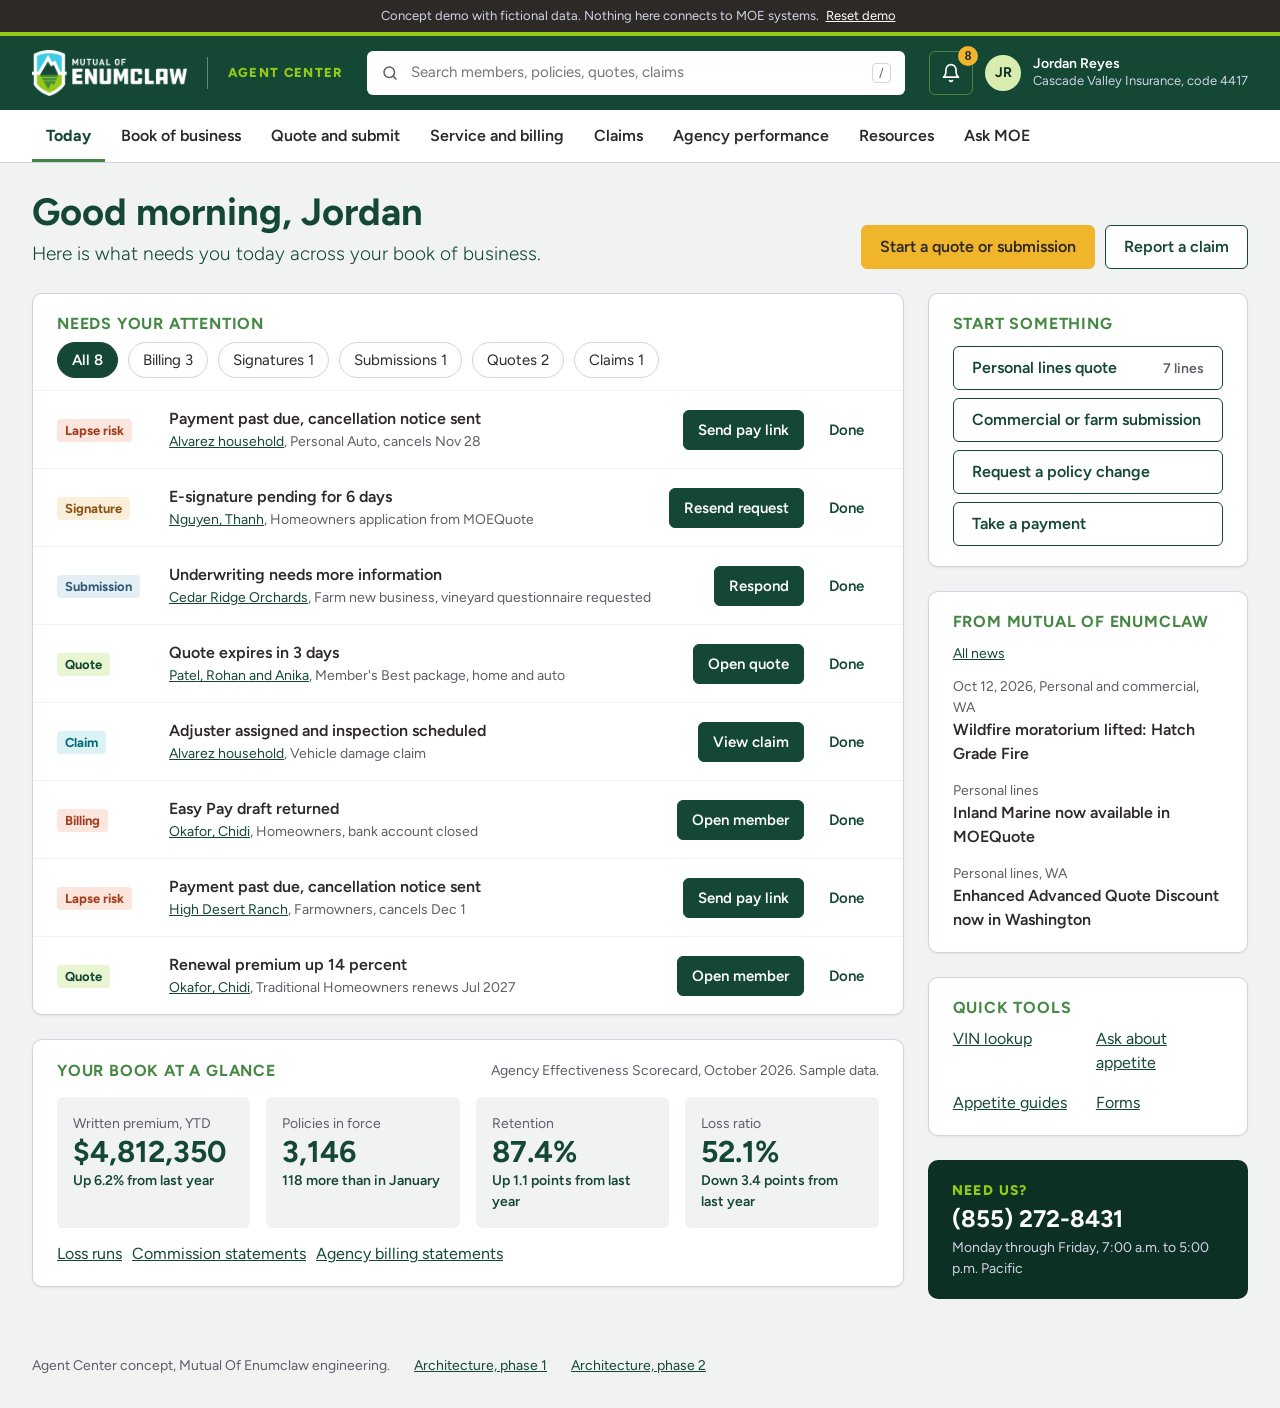
<file: index.html>
<!doctype html>
<html lang="en">
<head>
<meta charset="utf-8">
<meta name="viewport" content="width=device-width, initial-scale=1">
<title>Agent Center concept | Mutual Of Enumclaw</title>
<meta name="description" content="Working concept of a redesigned agent portal for Mutual Of Enumclaw.">
<link rel="preconnect" href="https://fonts.googleapis.com">
<link rel="preconnect" href="https://fonts.gstatic.com" crossorigin>
<link rel="stylesheet" href="https://fonts.googleapis.com/css2?family=Figtree:ital,wght@0,300;0,400;0,600;0,700;0,800;0,900;1,400&display=swap">
<link rel="icon" type="image/png" href="[data-uri]">
<style>
/* Agent Center concept. Mutual Of Enumclaw 2026 brand. */
:root {
  /* Mutual Of Enumclaw 2026 brand. Logo colors first, accents sparingly, Sunshine for primary calls to action only. */
  --green: #144835;          /* MOE Green */
  --green-dark: #0d3024;     /* hover shade of MOE Green */
  --green-mid: #448843;      /* Alpine Green */
  --apple: #93CA15;          /* Green Apple */
  --sky: #3FCCE3;            /* Sky Blue */
  --sunshine: #F0B52B;       /* CTA buttons and callouts only */
  --aqua: #00A8BF;
  --twilight: #417493;
  --green-tint: #f2f8e6;     /* light tint of Green Apple */
  --green-tint-2: #d9ecb0;
  --ink: #2D2927;            /* Black */
  --muted: #5c5f68;          /* Dk Grey, darkened for text contrast */
  --line: #D0D4E3;           /* Med Grey */
  --line-strong: #888B95;    /* Dk Grey, for form borders */
  --bg: #F1F2F2;             /* Ex Lt Grey */
  --white: #ffffff;
  --red: #a33b1c; --red-bg: #fbe6de;          /* from Autumn */
  --orange: #8a5413; --orange-bg: #fbefdc; --orange-line: #ecc48f;  /* from Sandstone */
  --blue: #2f5d78; --blue-bg: #e4eef4;        /* from Twilight */
  --plum: #006b7a; --plum-bg: #dcf3f6;        /* from Aqua */
  --sans: 'Figtree', 'Segoe UI', system-ui, -apple-system, sans-serif;
  --r-sm: 4px; --r: 6px; --r-lg: 10px;
  --shadow: 0 1px 2px rgba(45, 41, 39, 0.08);
}
* { box-sizing: border-box; }
html { scroll-padding-top: 16px; }
body { margin: 0; font-family: var(--sans); font-size: 16px; line-height: 1.5; color: var(--ink); background: var(--bg); }
a { color: var(--green); }
a:hover { color: var(--green-dark); }
:focus-visible { outline: 3px solid var(--twilight); outline-offset: 2px; }
.sr-only { position: absolute; width: 1px; height: 1px; overflow: hidden; clip: rect(0 0 0 0); white-space: nowrap; }
.skip { position: absolute; left: -999px; top: 8px; background: var(--white); padding: 8px 12px; z-index: 50; }
.skip:focus { left: 8px; }
.wrap { max-width: 1360px; margin: 0 auto; padding-left: 32px; padding-right: 32px; }
h1, h2, h3 { margin: 0; }
h1 { font-weight: 700; font-size: clamp(28px, 3vw, 38px); line-height: 1.15; color: var(--green); }
h2 { font-size: 16px; font-weight: 700; line-height: 1.3; text-transform: uppercase; letter-spacing: 0.05em; color: var(--green-mid); }
h3 { font-size: 17px; font-weight: 700; }
p { margin: 0; }
.muted { color: var(--muted); }
.small { font-size: 14px; }
.lede { color: var(--green); font-weight: 300; font-size: 19px; margin-top: 6px; }

/* Concept bar and header */
.concept-bar { background: var(--ink); color: var(--line); font-size: 13px; text-align: center; padding: 6px 16px; }
.linklike { background: none; border: 0; color: var(--white); text-decoration: underline; font: inherit; cursor: pointer; padding: 0 4px; }
.topbar { background: var(--green); color: var(--white); border-top: 4px solid var(--apple); }
.topbar-inner { display: flex; flex-wrap: wrap; align-items: center; gap: 20px 24px; padding-top: 14px; padding-bottom: 14px; }
.brand { display: flex; align-items: center; gap: 20px; color: var(--white); text-decoration: none; }
.brand img { height: 46px; width: auto; display: block; }
.brand span { font-size: 13px; font-weight: 800; letter-spacing: 0.1em; text-transform: uppercase; color: var(--apple); border-left: 1px solid rgba(255,255,255,0.35); padding-left: 20px; line-height: 32px; }
.search { position: relative; flex: 1 1 360px; display: flex; align-items: center; gap: 10px; background: var(--white); border-radius: var(--r); padding: 0 14px; height: 44px; }
.search svg { width: 18px; height: 18px; fill: none; stroke: var(--muted); stroke-width: 2; stroke-linecap: round; flex: none; }
.search input { flex: 1; border: 0; outline: 0; font: inherit; font-size: 15px; color: var(--ink); background: transparent; min-width: 0; }
.search kbd { font: inherit; font-size: 12px; color: var(--muted); border: 1px solid var(--line); border-radius: var(--r-sm); padding: 0 6px; }
.search-results { position: absolute; left: 0; right: 0; top: 48px; margin: 0; padding: 6px; list-style: none; background: var(--white); color: var(--ink); border: 1px solid var(--line); border-radius: var(--r); box-shadow: 0 8px 24px rgba(45, 41, 39, 0.16); z-index: 30; max-height: 360px; overflow: auto; }
.search-results li { padding: 10px 12px; border-radius: var(--r-sm); cursor: pointer; }
.search-results li[aria-selected="true"], .search-results li:hover { background: var(--green-tint); }
.search-results .kind { font-size: 13px; color: var(--muted); }
.user { display: flex; align-items: center; gap: 12px; }
.iconbtn { position: relative; width: 44px; height: 44px; border-radius: var(--r); border: 1px solid var(--green-mid); background: transparent; color: var(--white); display: flex; align-items: center; justify-content: center; cursor: pointer; }
.iconbtn svg { width: 20px; height: 20px; fill: none; stroke: currentColor; stroke-width: 2; stroke-linecap: round; stroke-linejoin: round; }
.iconbtn .dot { position: absolute; top: -6px; right: -6px; min-width: 20px; height: 20px; border-radius: 10px; background: var(--sunshine); color: var(--ink); font-size: 12px; font-weight: 700; display: flex; align-items: center; justify-content: center; padding: 0 5px; }
.iconbtn .dot:empty { display: none; }
.avatar { width: 36px; height: 36px; border-radius: 50%; background: var(--green-tint-2); color: var(--green-dark); font-weight: 700; font-size: 14px; display: flex; align-items: center; justify-content: center; }
.user-meta { line-height: 1.2; font-size: 14px; font-weight: 600; }
.muted-on-green { font-size: 13px; font-weight: 400; color: var(--line); }
.mainnav { background: var(--white); border-bottom: 1px solid var(--line); }
.mainnav-inner { display: flex; flex-wrap: wrap; gap: 2px; }
.mainnav a { padding: 14px 14px 11px; font-weight: 600; color: var(--ink); text-decoration: none; border-bottom: 3px solid transparent; }
.mainnav a:hover { color: var(--green); }
.mainnav a[aria-current="page"] { color: var(--green); font-weight: 700; border-bottom-color: var(--green-mid); }

/* Layout */
main { padding-top: 28px; padding-bottom: 48px; display: flex; flex-direction: column; gap: 24px; outline: none; }
main > *, .col-main > *, .col-side > *, [role="tabpanel"] > * { min-width: 0; }
.pagehead { display: flex; flex-wrap: wrap; justify-content: space-between; align-items: flex-end; gap: 16px; }
.cols { display: flex; flex-wrap: wrap; gap: 24px; align-items: flex-start; }
.col-main { flex: 999 1 560px; min-width: 0; display: flex; flex-direction: column; gap: 24px; }
.col-side { flex: 1 1 320px; min-width: 0; display: flex; flex-direction: column; gap: 24px; }
.card { background: var(--white); border: 1px solid var(--line); border-radius: var(--r-lg); box-shadow: var(--shadow); }
.card-pad { padding: 20px 24px; }
.card-head { display: flex; flex-wrap: wrap; justify-content: space-between; align-items: baseline; gap: 8px 16px; padding: 20px 24px 12px; }
.panel-green { background: var(--green-tint); border: 1px solid var(--green-tint-2); border-radius: var(--r-lg); padding: 18px 24px; }
.panel-dark { background: var(--green-dark); color: var(--white); border-radius: var(--r-lg); padding: 20px 24px; }
.panel-dark a { color: var(--white); }
.stack { display: flex; flex-direction: column; gap: 8px; }
.row { display: flex; flex-wrap: wrap; gap: 10px; align-items: center; }
.grid4 { display: grid; grid-template-columns: repeat(4, minmax(0, 1fr)); gap: 16px; }
.grid2 { display: grid; grid-template-columns: repeat(2, minmax(0, 1fr)); gap: 16px; }
.grid3 { display: grid; grid-template-columns: repeat(3, minmax(0, 1fr)); gap: 8px; }

/* Controls */
.btn { display: inline-flex; align-items: center; justify-content: center; gap: 8px; min-height: 44px; padding: 0 18px; border-radius: var(--r); border: 1px solid var(--green); background: var(--green); color: var(--white); font: inherit; font-weight: 600; text-decoration: none; cursor: pointer; }
.btn:hover { background: var(--green-dark); color: var(--white); }
.btn.secondary { background: var(--white); color: var(--green); }
.btn.secondary:hover { background: var(--green-tint); color: var(--green-dark); }
.btn.ghost { background: transparent; border-color: transparent; color: var(--green); }
.btn.ghost:hover { background: var(--green-tint); }
.btn.cta { background: var(--sunshine); border-color: var(--sunshine); color: var(--ink); }
.btn.cta:hover { background: #e3a61c; border-color: #e3a61c; color: var(--ink); }
.btn.sm { min-height: 40px; padding: 0 14px; font-size: 15px; }
.btn[disabled] { opacity: 0.5; cursor: not-allowed; }
.chip { min-height: 36px; padding: 0 14px; border-radius: 999px; border: 1px solid var(--line); background: var(--white); color: var(--ink); font: inherit; font-size: 15px; cursor: pointer; }
.chip[aria-pressed="true"] { background: var(--green); border-color: var(--green); color: var(--white); font-weight: 600; }
.tag { display: inline-block; font-size: 13px; font-weight: 700; border-radius: var(--r-sm); padding: 2px 8px; white-space: nowrap; }
.tag.red { color: var(--red); background: var(--red-bg); }
.tag.orange { color: var(--orange); background: var(--orange-bg); }
.tag.blue { color: var(--blue); background: var(--blue-bg); }
.tag.green { color: var(--green); background: #e9f4d0; }
.tag.plum { color: var(--plum); background: var(--plum-bg); }
.tag.gray { color: #4a4d55; background: var(--bg); }
.pill { font-size: 13px; font-weight: 600; border-radius: 999px; padding: 3px 10px; }
.field { display: flex; flex-direction: column; gap: 6px; }
.field label, .field .label { font-weight: 600; }
input[type="text"], input[type="tel"], input[type="date"], input[type="email"], select, textarea { min-height: 44px; border: 1px solid var(--line-strong); border-radius: var(--r-sm); padding: 0 12px; font: inherit; color: var(--ink); background: var(--white); }
textarea { padding: 10px 12px; min-height: 96px; resize: vertical; }
.check { display: flex; align-items: center; gap: 10px; min-height: 36px; }
.check input { width: 18px; height: 18px; accent-color: var(--green); }
.hint { font-size: 14px; color: var(--muted); }
.error { font-size: 14px; color: var(--red); }

/* Lists */
.list { list-style: none; margin: 0; padding: 0; }
.list > li { display: flex; flex-wrap: wrap; align-items: center; gap: 12px 16px; padding: 16px 24px; border-top: 1px solid var(--bg); }
.list .grow { flex: 1 1 280px; min-width: 0; }
.list .label-col { width: 96px; flex: none; }
.titleline { font-weight: 600; }
.empty { padding: 32px 24px; text-align: center; color: var(--muted); }

/* Metrics */
.metric { background: var(--bg); border-radius: var(--r); padding: 16px; }
.metric.on-page { background: var(--white); border: 1px solid var(--line); }
.metric .v { font-size: 30px; font-weight: 700; color: var(--green); line-height: 1.2; }
.money { font-size: 28px; font-weight: 700; color: var(--green); }

/* Alerts */
.alert { display: flex; flex-wrap: wrap; align-items: center; gap: 12px 16px; border-radius: var(--r); padding: 14px 18px; }
.alert.warn { background: #fdf4e8; border: 1px solid var(--orange-line); }
.alert.info { background: var(--blue-bg); border: 1px solid #b7cfdd; }
.alert.ok { background: var(--green-tint); border: 1px solid var(--green-tint-2); }
.alert .grow { flex: 1 1 340px; }
.alert a, .alert button.alert.ok a, .alert.info a { color: var(--green); }
.linkbtn { font-weight: 700; color: var(--orange); }
.linkbtn { background: none; border: 0; padding: 0; font: inherit; color: var(--green); font-weight: 600; cursor: pointer; text-decoration: underline; }

/* Tabs */
.tabs { display: flex; flex-wrap: wrap; gap: 4px; border-bottom: 1px solid var(--line); }
.tabs button { min-height: 44px; padding: 0 16px; border: 0; border-bottom: 3px solid transparent; background: transparent; font: inherit; font-weight: 600; color: var(--ink); cursor: pointer; }
.tabs button[aria-selected="true"] { color: var(--green); font-weight: 700; border-bottom-color: var(--green); }

/* Table */
.tablewrap { overflow-x: auto; position: relative; }
table { width: 100%; border-collapse: collapse; font-size: 15px; min-width: 620px; }
th { text-align: left; font-weight: 600; background: var(--bg); padding: 10px 12px; }
td { padding: 14px 12px; border-top: 1px solid var(--bg); vertical-align: top; }
th:first-child, td:first-child { padding-left: 24px; }
th:last-child, td:last-child { padding-right: 24px; }

/* Stepper and progress */
.stepper { list-style: none; margin: 0; padding: 0; display: grid; gap: 8px; font-size: 15px; }
.stepper li { border-top: 4px solid var(--line); padding-top: 8px; color: var(--muted); font-weight: 600; }
.stepper li.done, .stepper li.current { border-top-color: var(--green); color: var(--ink); }
.stepper li.current { font-weight: 700; }
.progress { list-style: none; margin: 0; padding: 0; display: grid; gap: 8px; font-size: 13px; }
.progress li { border-top: 4px solid var(--line); padding-top: 6px; color: var(--muted); }
.progress li.done { border-top-color: var(--green); color: var(--ink); font-weight: 600; }
.progress li.next { border-top-color: var(--line-strong); }

/* Resource results */
.result { display: flex; flex-wrap: wrap; gap: 12px 16px; align-items: center; padding: 18px 22px; }
.result .grow { flex: 1 1 380px; min-width: 0; }
.filters fieldset { border: 0; margin: 0; padding: 0; }
.filters legend { font-weight: 700; margin-bottom: 6px; }
mark { background: #fbe3a8; color: inherit; padding: 0 1px; }

/* Chat */
.chat { display: flex; flex-direction: column; gap: 20px; }
.bubble-user { align-self: flex-end; max-width: 75%; background: var(--green); color: var(--white); border-radius: 10px 10px 2px 10px; padding: 12px 16px; }
.bubble-bot { max-width: 88%; display: flex; flex-direction: column; gap: 10px; }
.bubble-bot .who { font-size: 13px; font-weight: 800; text-transform: uppercase; letter-spacing: 0.08em; color: var(--aqua); }
.source { display: block; border: 1px solid var(--line); border-radius: var(--r); padding: 10px 12px; text-decoration: none; color: var(--ink); background: var(--white); text-align: left; font: inherit; cursor: pointer; }
.source strong { color: var(--green); display: block; }
.askbar { display: flex; align-items: center; gap: 10px; border: 2px solid var(--green); border-radius: var(--r); padding: 4px 6px 4px 14px; }
.askbar input { flex: 1; border: 0; outline: 0; min-height: 40px; padding: 0; }

/* Modal and toast */
.backdrop { position: fixed; inset: 0; background: rgba(20, 72, 53, 0.5); display: flex; align-items: center; justify-content: center; padding: 16px; z-index: 40; }
.modal { background: var(--white); border-radius: var(--r-lg); width: min(560px, 100%); max-height: calc(100vh - 32px); overflow: auto; padding: 24px; display: flex; flex-direction: column; gap: 16px; box-shadow: 0 16px 40px rgba(20, 72, 53, 0.25); }
.modal-head { display: flex; justify-content: space-between; align-items: flex-start; gap: 16px; }
.modal .close { background: none; border: 0; font-size: 26px; line-height: 1; cursor: pointer; color: var(--muted); width: 44px; height: 44px; }
.vendor { font-size: 13px; color: var(--muted); border-top: 1px solid var(--line); padding-top: 10px; }
#main:focus, #main:focus-visible { outline: none; }
.toast { visibility: hidden; position: fixed; left: 50%; bottom: 24px; transform: translate(-50%, 140%); background: var(--green-dark); color: var(--white); padding: 12px 18px; border-radius: var(--r); font-weight: 600; z-index: 60; transition: transform 0.25s ease, visibility 0.25s; max-width: calc(100% - 32px); }
.toast.show { transform: translate(-50%, 0); visibility: visible; }

.footer { display: flex; flex-wrap: wrap; gap: 8px 24px; padding-top: 8px; padding-bottom: 32px; font-size: 14px; color: var(--muted); }

@media (max-width: 900px) {
  .wrap { padding-left: 16px; padding-right: 16px; }
  .grid4 { grid-template-columns: repeat(2, minmax(0, 1fr)); }
  .grid3 { grid-template-columns: 1fr; }
  .user-meta { display: none; }
  .list .label-col { width: auto; }
  .bubble-user, .bubble-bot { max-width: 100%; }
}
@media (max-width: 560px) {
  .grid2 { grid-template-columns: 1fr; }
  .search kbd { display: none; }
}
@media (prefers-reduced-motion: reduce) { .toast { transition: none; } }

/* Result counts read as sentences, so they keep the search term as typed */
#results { text-transform: none; letter-spacing: 0; color: var(--ink); font-size: 18px; }

</style>
</head>
<body>
<a class="skip" href="#main">Skip to content</a>
<div class="concept-bar" role="note">Concept demo with fictional data. Nothing here connects to MOE systems. <button type="button" id="reset-demo" class="linklike">Reset demo</button></div>
<header class="topbar">
  <div class="wrap topbar-inner">
    <a href="#/today" class="brand"><img src="[data-uri]" alt="Mutual Of Enumclaw" width="155" height="46"><span>Agent Center</span></a>
    <div class="search" role="search">
      <svg viewBox="0 0 24 24" aria-hidden="true"><circle cx="11" cy="11" r="7"/><path d="M20 20l-3.5-3.5"/></svg>
      <label for="global-search" class="sr-only">Search members, policies, quotes and claims</label>
      <input id="global-search" type="search" autocomplete="off" placeholder="Search members, policies, quotes, claims" aria-controls="search-results" aria-expanded="false">
      <kbd>/</kbd>
      <ul id="search-results" class="search-results" role="listbox" hidden></ul>
    </div>
    <div class="user">
      <button type="button" class="iconbtn" id="bell" aria-label="Notifications"><svg viewBox="0 0 24 24" aria-hidden="true"><path d="M6 8a6 6 0 0 1 12 0c0 7 3 9 3 9H3s3-2 3-9"/><path d="M10.3 21a1.94 1.94 0 0 0 3.4 0"/></svg><span class="dot" id="bell-count"></span></button>
      <span class="avatar" id="avatar"></span>
      <div class="user-meta"><div id="agent-name"></div><div id="agent-agency" class="muted-on-green"></div></div>
    </div>
  </div>
</header>
<nav class="mainnav" aria-label="Primary">
  <div class="wrap mainnav-inner">
    <a href="#/today" data-nav="today">Today</a>
    <a href="#/book" data-nav="book">Book of business</a>
    <a href="#/submit" data-nav="submit">Quote and submit</a>
    <a href="#/change" data-nav="change">Service and billing</a>
    <a href="#/claims" data-nav="claims">Claims</a>
    <a href="#/performance" data-nav="performance">Agency performance</a>
    <a href="#/resources" data-nav="resources">Resources</a>
    <a href="#/ask" data-nav="ask">Ask MOE</a>
  </div>
</nav>
<main id="main" class="wrap" tabindex="-1"></main>
<footer class="wrap footer">
  <span>Agent Center concept, Mutual Of Enumclaw engineering.</span>
  <a href="architecture-phase-1.html">Architecture, phase 1</a>
  <a href="architecture-phase-2.html">Architecture, phase 2</a>
</footer>
<div id="modal-root"></div>
<div id="toast" class="toast" role="status" aria-live="polite"></div>
<script>
// Demo data for the Agent Center concept. Everything here is fictional.
// Replace with calls to the orchestration layer (AWS API Gateway) when real APIs exist.

window.AGENT = { first: 'Jordan', name: 'Jordan Reyes', initials: 'JR', agency: 'Cascade Valley Insurance', code: '4417' };

window.MEMBERS = [
  {
    id: 'alvarez', name: 'Alvarez household', since: 2014, city: 'Yakima, WA', phone: '(509) 555-0142',
    email: 'maria.alvarez@example.com', contact: 'Maria', paperless: true, easyPay: false,
    alert: { kind: 'lapse', text: 'Personal Auto payment is past due. A cancellation notice was sent Nov 14. Coverage cancels Nov 28 unless the past-due amount is received.' },
    policies: [
      { id: 'HO-2210-4471', name: "Member's Best Package, Home", category: 'Personal', line: 'Home', term: 'Mar 2026 to Mar 2027', premium: 2140, status: 'Active' },
      { id: 'PA-8834-1190', name: 'Personal Auto, 2 vehicles', category: 'Personal', line: 'Auto', term: 'Jun 2026 to Dec 2026', premium: 1688, status: 'Pending cancel',
        vehicles: [{ year: 2021, make: 'Subaru', model: 'Outback' }, { year: 2017, make: 'Ford', model: 'F-150' }] },
      { id: 'PEL-5521-0083', name: 'Personal Excess Liability, $1M', category: 'Personal', line: 'Excess', term: 'Mar 2026 to Mar 2027', premium: 312, status: 'Active' }
    ],
    billing: { pastDue: 281.33, nextBill: 140.67, nextDue: 'Dec 14', plan: 'Monthly, account bill', lastPayment: 'Sep 28' },
    claims: [{ id: 'CL-26-118204', title: 'Vehicle damage, 2021 Subaru Outback', reported: 'Nov 10', adjuster: 'Dana Whitfield', stage: 1,
      stages: ['Reported', 'Adjuster assigned', 'Inspection Nov 20', 'Payment'] }],
    documents: [
      { title: 'Auto cancellation notice', date: 'Nov 14' }, { title: 'Home declarations', date: 'Mar 01' },
      { title: 'Claim photos (6)', date: 'Nov 10' }, { title: 'Driver addition form', date: 'Oct 02', signed: true }
    ],
    activity: [
      { date: 'Nov 14', text: 'Cancellation notice sent for Personal Auto (non payment)' },
      { date: 'Nov 12', text: 'Adjuster assigned to vehicle damage claim' },
      { date: 'Nov 10', text: 'Claim reported by agent, photos uploaded' },
      { date: 'Oct 02', text: 'Endorsement processed: added driver to Personal Auto' }
    ],
    starters: ['Home has no Service Line coverage', 'Watercraft listed on excess but not insured with MOE']
  },
  {
    id: 'nguyen', name: 'Nguyen, Thanh', since: 2026, city: 'Boise, ID', phone: '(208) 555-0177', email: 'thanh.nguyen@example.com',
    contact: 'Thanh', paperless: false, easyPay: true,
    alert: { kind: 'info', text: 'Homeowners application is waiting on the member\u2019s e-signature (sent 6 days ago).' },
    policies: [{ id: 'Q-HO-77120', name: 'Homeowners (quote, pending signature)', category: 'Personal', line: 'Home', term: 'Starts Dec 1, 2026', premium: 1475, status: 'Pending signature' }],
    billing: { pastDue: 0, nextBill: 122.92, nextDue: 'Dec 1', plan: 'Monthly, Easy Pay', lastPayment: 'None yet' },
    claims: [], documents: [{ title: 'Homeowners application', date: 'Nov 12' }],
    activity: [{ date: 'Nov 12', text: 'E-signature request sent from MOEQuote' }], starters: ['No auto policy with MOE']
  },
  {
    id: 'patel', name: 'Patel, Rohan and Anika', since: 2019, city: 'Bend, OR', phone: '(541) 555-0109', email: 'rpatel@example.com',
    contact: 'Rohan', paperless: true, easyPay: true, alert: null,
    policies: [{ id: 'PA-6012-3381', name: 'Personal Auto, 3 vehicles', category: 'Personal', line: 'Auto', term: 'Feb 2026 to Feb 2027', premium: 2410, status: 'Active',
      vehicles: [{ year: 2022, make: 'Honda', model: 'Pilot' }, { year: 2019, make: 'Toyota', model: 'Camry' }, { year: 2023, make: 'Tesla', model: 'Model 3' }] },
      { id: 'BOP-4410-2071', name: 'Businessowners, dental office', category: 'Commercial', line: 'BOP', term: 'Jan 2026 to Jan 2027', premium: 2860, status: 'Active' }],
    billing: { pastDue: 0, nextBill: 200.83, nextDue: 'Dec 5', plan: 'Monthly, Easy Pay', lastPayment: 'Nov 5' },
    claims: [], documents: [{ title: 'Auto declarations', date: 'Feb 01' }],
    activity: [{ date: 'Nov 15', text: "Member's Best package quote started (home and auto)" }],
    starters: ["Quote for Member's Best package expires in 3 days"]
  },
  {
    id: 'cedar-ridge', name: 'Cedar Ridge Orchards', since: 2011, city: 'Wenatchee, WA', phone: '(509) 555-0188', email: 'office@cedarridge.example',
    contact: 'Ellen', paperless: true, easyPay: false, commercial: true,
    alert: { kind: 'info', text: 'Underwriting requested the vineyard questionnaire for the new farm submission.' },
    policies: [{ id: 'FO-1180-2290', name: 'Farmowners, orchard operations', category: 'Farm', line: 'Farm', term: 'Apr 2026 to Apr 2027', premium: 9840, status: 'Active' }],
    billing: { pastDue: 0, nextBill: 820, nextDue: 'Dec 10', plan: 'Monthly, account bill', lastPayment: 'Nov 10' },
    claims: [], documents: [{ title: 'Farm declarations', date: 'Apr 01' }],
    activity: [{ date: 'Nov 13', text: 'Underwriting requested more information on farm new business' }], starters: ['No commercial auto with MOE']
  },
  {
    id: 'okafor', name: 'Okafor, Chidi', since: 2021, city: 'Missoula, MT', phone: '(406) 555-0121', email: 'chidi.okafor@example.com',
    contact: 'Chidi', paperless: true, easyPay: true, alert: null,
    policies: [
      { id: 'HO-3391-0055', name: 'Traditional Homeowners', category: 'Personal', line: 'Home', term: 'Jul 2026 to Jul 2027', premium: 1320, status: 'Active' },
      { id: 'BT-0042-7781', name: 'Boatowner, 18 ft runabout', category: 'Personal', line: 'Boat', term: 'May 2026 to May 2027', premium: 295, status: 'Active' }
    ],
    billing: { pastDue: 0, nextBill: 134.58, nextDue: 'Dec 7', plan: 'Monthly, Easy Pay', lastPayment: 'Nov 7' },
    claims: [{ id: 'CL-26-097731', title: 'Hail damage to roof', reported: 'Aug 22', adjuster: 'Marcus Lee', stage: 3,
      stages: ['Reported', 'Adjuster assigned', 'Inspection', 'Paid Oct 3'] }],
    documents: [{ title: 'Claim payment letter', date: 'Oct 03' }],
    activity: [{ date: 'Oct 03', text: 'Hail claim paid and closed' }], starters: ['No auto policy with MOE']
  }
  ,
  {
    id: 'two-rivers', name: 'Two Rivers Brewing', since: 2022, city: 'Bend, OR', phone: '(541) 555-0163', email: 'ops@tworivers.example',
    contact: 'Sam', paperless: true, easyPay: true, alert: { kind: 'info', text: 'New business submission for the taproom expansion is in underwriting review.' },
    policies: [
      { id: 'BOP-7781-0412', name: 'Businessowners, brewery and taproom', category: 'Commercial', line: 'BOP', term: 'May 2026 to May 2027', premium: 6420, status: 'Active' },
      { id: 'CA-2290-1185', name: 'Commercial Auto, 2 delivery vans', category: 'Commercial', line: 'Commercial Auto', term: 'May 2026 to May 2027', premium: 3180, status: 'Active' },
      { id: 'LL-0457-3320', name: 'Liquor Liability', category: 'Commercial', line: 'Liquor', term: 'May 2026 to May 2027', premium: 1950, status: 'Active' }
    ],
    billing: { pastDue: 0, nextBill: 962.5, nextDue: 'Dec 15', plan: 'Monthly, Easy Pay', lastPayment: 'Nov 15' },
    claims: [], documents: [{ title: 'Liquor liability declarations', date: 'May 01' }],
    activity: [{ date: 'Nov 12', text: 'Commercial new business submitted for taproom expansion' }],
    starters: ['No commercial umbrella with MOE', 'Craft Brewery Enhancement endorsement not on the BOP']
  },
  {
    id: 'summit-hardware', name: 'Summit Hardware and Supply', since: 2018, city: 'Kalispell, MT', phone: '(406) 555-0190', email: 'accounts@summithardware.example',
    contact: 'Dana', paperless: false, easyPay: false, alert: null,
    policies: [
      { id: 'CPP-3305-8812', name: 'Commercial Package, retail store', category: 'Commercial', line: 'Package', term: 'Aug 2026 to Aug 2027', premium: 8240, status: 'Active' },
      { id: 'CU-1149-0076', name: 'Commercial Umbrella, $2M', category: 'Commercial', line: 'Umbrella', term: 'Aug 2026 to Aug 2027', premium: 1400, status: 'Active' }
    ],
    billing: { pastDue: 0, nextBill: 803.33, nextDue: 'Dec 20', plan: 'Monthly, account bill', lastPayment: 'Nov 18' },
    claims: [{ id: 'CL-26-104455', title: 'Customer slip and fall', reported: 'Sep 30', adjuster: 'Priya Nair', stage: 2, stages: ['Reported', 'Adjuster assigned', 'Investigation', 'Resolution'] }],
    documents: [{ title: 'Commercial package declarations', date: 'Aug 01' }],
    activity: [{ date: 'Oct 21', text: 'Liability claim moved to investigation' }],
    starters: ['Cyber and Data Breach Liability not on the account']
  },
  {
    id: 'valley-grain', name: 'Valley Grain Co.', since: 2016, city: 'Pendleton, OR', phone: '(541) 555-0134', email: 'office@valleygrain.example',
    contact: 'Rick', paperless: true, easyPay: true, alert: null,
    policies: [
      { id: 'FO-6620-4471', name: 'Farmowners, grain operations', category: 'Farm', line: 'Farm', term: 'Mar 2026 to Mar 2027', premium: 12600, status: 'Active' },
      { id: 'FA-0981-2234', name: 'Farm Auto, 4 vehicles', category: 'Farm', line: 'Farm Auto', term: 'Mar 2026 to Mar 2027', premium: 4890, status: 'Active' },
      { id: 'FU-3378-0019', name: 'Farm Umbrella, $1M', category: 'Farm', line: 'Umbrella', term: 'Mar 2026 to Mar 2027', premium: 1100, status: 'Active' }
    ],
    billing: { pastDue: 0, nextBill: 1549.17, nextDue: 'Dec 3', plan: 'Monthly, Easy Pay', lastPayment: 'Nov 3' },
    claims: [], documents: [{ title: 'Farm endorsement quote', date: 'Nov 14' }],
    activity: [{ date: 'Nov 14', text: 'Farm endorsement quoted: added grain dryer' }],
    starters: ['Farm Equipment Breakdown coverage not on the policy']
  },
  {
    id: 'high-desert', name: 'High Desert Ranch', since: 2009, city: 'Ellensburg, WA', phone: '(509) 555-0115', email: 'hdranch@example.com',
    contact: 'Lena', paperless: false, easyPay: false,
    alert: { kind: 'lapse', text: 'Farmowners installment is past due. A cancellation notice was sent Nov 16. Coverage cancels Dec 1 unless the past-due amount is received.' },
    policies: [
      { id: 'FO-2208-9930', name: 'Farmowners, cattle ranch', category: 'Farm', line: 'Farm', term: 'Jan 2026 to Jan 2027', premium: 9370, status: 'Pending cancel' },
      { id: 'HO-5530-1102', name: 'Traditional Homeowners, ranch house', category: 'Personal', line: 'Home', term: 'Jan 2026 to Jan 2027', premium: 1610, status: 'Active' }
    ],
    billing: { pastDue: 780.83, nextBill: 780.83, nextDue: 'Dec 16', plan: 'Monthly, account bill', lastPayment: 'Sep 16' },
    claims: [], documents: [{ title: 'Farmowners cancellation notice', date: 'Nov 16' }],
    activity: [{ date: 'Nov 16', text: 'Cancellation notice sent for Farmowners (non payment)' }],
    starters: ['Ranchers Program enhancement not on the policy']
  }
];

window.QUEUE = [
  { id: 'q1', cat: 'Billing', label: 'Lapse risk', tone: 'red', title: 'Payment past due, cancellation notice sent', member: 'alvarez', detail: 'Personal Auto, cancels Nov 28', action: 'paylink' },
  { id: 'q2', cat: 'Signatures', label: 'Signature', tone: 'orange', title: 'E-signature pending for 6 days', member: 'nguyen', detail: 'Homeowners application from MOEQuote', action: 'resend' },
  { id: 'q3', cat: 'Submissions', label: 'Submission', tone: 'blue', title: 'Underwriting needs more information', member: 'cedar-ridge', detail: 'Farm new business, vineyard questionnaire requested', action: 'submission' },
  { id: 'q4', cat: 'Quotes', label: 'Quote', tone: 'green', title: 'Quote expires in 3 days', member: 'patel', detail: "Member's Best package, home and auto", action: 'quote' },
  { id: 'q5', cat: 'Claims', label: 'Claim', tone: 'plum', title: 'Adjuster assigned and inspection scheduled', member: 'alvarez', detail: 'Vehicle damage claim', action: 'claim' },
  { id: 'q6', cat: 'Billing', label: 'Billing', tone: 'red', title: 'Easy Pay draft returned', member: 'okafor', detail: 'Homeowners, bank account closed', action: 'member' },
  { id: 'q8', cat: 'Billing', label: 'Lapse risk', tone: 'red', title: 'Payment past due, cancellation notice sent', member: 'high-desert', detail: 'Farmowners, cancels Dec 1', action: 'paylink' },
  { id: 'q7', cat: 'Quotes', label: 'Quote', tone: 'green', title: 'Renewal premium up 14 percent', member: 'okafor', detail: 'Traditional Homeowners renews Jul 2027', action: 'member' }
];

window.SUBMISSIONS = [
  { name: 'Cedar Ridge Orchards', line: 'Farm new business', status: 'Needs info', tone: 'red', next: 'vineyard questionnaire requested' },
  { name: 'Two Rivers Brewing', line: 'Commercial new business', status: 'In review', tone: 'blue', next: 'expected by Nov 21' },
  { name: 'Valley Grain Co.', line: 'Farm endorsement', status: 'Quoted', tone: 'green', next: 'quote ready to review' }
];

// SAMPLE appetite rules for the demo only. They are NOT MOE underwriting guidance.
// Replace with rules maintained by underwriting from the Commercial and Farm and Ranch appetite guides.
window.APPETITE_SAMPLE = [
  { keys: ['winery', 'vineyard', 'tasting'], cls: 'Winery with tasting room', line: 'Commercial', guide: 'Winery and Vineyard Agent Guide',
    forms: ['Winery Questionnaire - CML316 0726', 'MoE Liquor Liability Supplemental Questionnaire (CML 300 0824)'] },
  { keys: ['brew', 'brewery', 'taproom'], cls: 'Craft brewery', line: 'Commercial', guide: 'Commercial Appetite Guide',
    forms: ['MoE Liquor Liability Supplemental Questionnaire (CML 300 0824)', 'Electrical System Questionnaire - CML301 0420'] },
  { keys: ['restaurant', 'cafe', 'diner'], cls: 'Restaurant', line: 'Commercial', guide: 'Commercial Appetite Guide',
    forms: ['Supplemental Restaurant Questionnaire - CML303 1119'] },
  { keys: ['hotel', 'motel', 'inn'], cls: 'Hotel or motel', line: 'Commercial', guide: 'Commercial Appetite Guide',
    forms: ['Hotel/Motel Questionnaire - CML304 1119'] },
  { keys: ['apartment', 'habitational', 'rental units'], cls: 'Habitational', line: 'Commercial', guide: 'Commercial Appetite Guide',
    forms: ['Habitational Supplemental Questionnaire - CML306 0521', 'Older Building Questionnaire - CML311 0820'] },
  { keys: ['orchard', 'fruit'], cls: 'Orchard operations', category: 'Farm', line: 'Farm', guide: 'Farm and Ranch Appetite Guide',
    forms: ['Farmowner Orchard Vineyard and Winery Supplemental Questionnaire - FO306 1119'] },
  { keys: ['hay'], cls: 'Hay operations', category: 'Farm', line: 'Farm', guide: 'Farm and Ranch Appetite Guide', forms: ['Farm Hay Supplemental Questionnaire - FO301 1119'] },
  { keys: ['horse', 'equine', 'stable'], cls: 'Equine', category: 'Farm', line: 'Farm', guide: 'Farm and Ranch Appetite Guide', forms: ['Farm Equine Supplemental Questionnaire FO309 0421'] },
  { keys: ['agritourism', 'pumpkin', 'corn maze', 'u-pick'], cls: 'Agritourism', category: 'Farm', line: 'Farm', guide: 'Farm and Ranch Appetite Guide',
    forms: ['Farmowner Agritourism Supplemental Questionnaire - FO305 1119'] },
  { keys: ['convenience', 'gas station', 'c-store'], cls: 'Convenience store', line: 'Commercial', guide: 'Commercial Appetite Guide',
    forms: ['Convenience Store Questionnaire - CML314 0121'] }
];

window.VIN_SAMPLE = {
  'JTMB6RFV5RD000000': '2024 Toyota RAV4 XLE Hybrid',
  '1HGCV1F30LA000000': '2020 Honda Accord Sport',
  '5YJ3E1EA7PF000000': '2023 Tesla Model 3'
};

window.NEWS = [
  { date: 'Oct 12, 2026', tags: 'Personal and commercial, WA', title: 'Wildfire moratorium lifted: Hatch Grade Fire' },
  { date: 'Personal lines', tags: '', title: 'Inland Marine now available in MOEQuote' },
  { date: 'Personal lines, WA', tags: '', title: 'Enhanced Advanced Quote Discount now in Washington' }
];

// Sample book metrics for the demo (fictional). In production these come from the Agency Effectiveness Scorecard.
window.BOOK = {
  asOf: 'October 2026',
  metrics: [
    { label: 'Written premium, YTD', value: '$4,812,350', change: 'Up 6.2% from last year', good: true },
    { label: 'Policies in force', value: '3,146', change: '118 more than in January', good: true },
    { label: 'Retention', value: '87.4%', change: 'Up 1.1 points from last year', good: true },
    { label: 'Loss ratio', value: '52.1%', change: 'Down 3.4 points from last year', good: true }
  ]
};

// Generated from the pa1 site inventory (Nov 2026). Titles only; no internal URLs.
window.RESOURCES = [
 {
  "title": "Auto Refresh - A Guide for Agents",
  "type": "Reference",
  "line": "Personal",
  "states": [],
  "format": "PDF",
  "section": "Personal"
 },
 {
  "title": "Cyber Protection Case Studies for Agents",
  "type": "Marketing and coverage",
  "line": "Personal",
  "states": [],
  "format": "PDF",
  "section": "Personal"
 },
 {
  "title": "Cyber Protection Fact Sheet for Agents",
  "type": "Marketing and coverage",
  "line": "Personal",
  "states": [],
  "format": "PDF",
  "section": "Personal"
 },
 {
  "title": "Cyber Protection Onesheet for Members",
  "type": "Marketing and coverage",
  "line": "Personal",
  "states": [],
  "format": "PDF",
  "section": "Personal"
 },
 {
  "title": "Personal Lines Appetite Guide",
  "type": "Appetite and authority",
  "line": "Personal",
  "states": [],
  "format": "PDF",
  "section": "Personal"
 },
 {
  "title": "Business Income Worksheet",
  "type": "Reference",
  "line": "Commercial",
  "states": [],
  "format": "HTM",
  "section": "Commercial"
 },
 {
  "title": "Complete Team Contact List",
  "type": "Reference",
  "line": "Commercial",
  "states": [],
  "format": "PDF",
  "section": "Commercial"
 },
 {
  "title": "Arizona body shop network list",
  "type": "Reference",
  "line": "Claims",
  "states": [
   "AZ"
  ],
  "format": "PDF",
  "section": "Claims"
 },
 {
  "title": "Idaho body shop network list",
  "type": "Reference",
  "line": "Claims",
  "states": [
   "ID"
  ],
  "format": "PDF",
  "section": "Claims"
 },
 {
  "title": "Montana body shop network list",
  "type": "Reference",
  "line": "Claims",
  "states": [
   "MT"
  ],
  "format": "PDF",
  "section": "Claims"
 },
 {
  "title": "Oregon body shop network list",
  "type": "Reference",
  "line": "Claims",
  "states": [
   "OR"
  ],
  "format": "PDF",
  "section": "Claims"
 },
 {
  "title": "Utah body shop network list",
  "type": "Reference",
  "line": "Claims",
  "states": [
   "UT"
  ],
  "format": "PDF",
  "section": "Claims"
 },
 {
  "title": "Washington body shop network list",
  "type": "Reference",
  "line": "Claims",
  "states": [
   "WA"
  ],
  "format": "PDF",
  "section": "Claims"
 },
 {
  "title": "Wyoming body shop network list",
  "type": "Reference",
  "line": "Claims",
  "states": [
   "WY"
  ],
  "format": "PDF",
  "section": "Claims"
 },
 {
  "title": "2026 MoE Holiday Schedule",
  "type": "Reference",
  "line": "All",
  "states": [],
  "format": "PDF",
  "section": "Resources"
 },
 {
  "title": "Agency Data Security Rules",
  "type": "Reference",
  "line": "All",
  "states": [],
  "format": "PDF",
  "section": "Resources"
 },
 {
  "title": "Executive Contact List",
  "type": "Reference",
  "line": "All",
  "states": [],
  "format": "PDF",
  "section": "Contacts"
 },
 {
  "title": "Personal Lines Contact List",
  "type": "Reference",
  "line": "All",
  "states": [],
  "format": "PDF",
  "section": "Contacts"
 },
 {
  "title": "Commercial Lines Contact List",
  "type": "Reference",
  "line": "All",
  "states": [],
  "format": "PDF",
  "section": "Contacts"
 },
 {
  "title": "Personal Lines Tools and Resources on the Marketing Playbook",
  "type": "Training",
  "line": "Personal",
  "states": [],
  "format": "Web page",
  "section": "General"
 },
 {
  "title": "Use of Credit History (PL41)",
  "type": "Training",
  "line": "Personal",
  "states": [],
  "format": "PDF",
  "section": "General"
 },
 {
  "title": "Distracted Driving Tools and Resources on the Marketing Playbook",
  "type": "Training",
  "line": "Personal",
  "states": [],
  "format": "Web page",
  "section": "Auto"
 },
 {
  "title": "Teen Driver Tools and Resources on the Marketing Playbook",
  "type": "Training",
  "line": "Personal",
  "states": [],
  "format": "Web page",
  "section": "Auto"
 },
 {
  "title": "View MoE Quote Training Webinars",
  "type": "Training",
  "line": "Personal",
  "states": [],
  "format": "HTM",
  "section": "Auto"
 },
 {
  "title": "Electrical System Questionnaire - PL53 (download)",
  "type": "Training",
  "line": "Personal",
  "states": [],
  "format": "DOC",
  "section": "Home"
 },
 {
  "title": "Farm Liability Questionnaire - PL106 (download)",
  "type": "Training",
  "line": "Farm",
  "states": [],
  "format": "DOC",
  "section": "Home"
 },
 {
  "title": "Homeowner, Mobilehomeowner & Dwelling Fire Incidental Occupancies",
  "type": "Training",
  "line": "Personal",
  "states": [],
  "format": "PDF",
  "section": "Home"
 },
 {
  "title": "Manufactured? Modular? Mobilehome?",
  "type": "Training",
  "line": "Personal",
  "states": [],
  "format": "PDF",
  "section": "Home"
 },
 {
  "title": "Members Best and Monoline Coverage Comparison",
  "type": "Training",
  "line": "Personal",
  "states": [],
  "format": "Web page",
  "section": "Members Best"
 },
 {
  "title": "Members Best FAQs",
  "type": "Training",
  "line": "Personal",
  "states": [],
  "format": "Web page",
  "section": "Members Best"
 },
 {
  "title": "Members Best One Sheet (Brochure)",
  "type": "Training",
  "line": "Personal",
  "states": [],
  "format": "Web page",
  "section": "Members Best"
 },
 {
  "title": "Members Best Tools and Resources on the Marketing Playbook",
  "type": "Training",
  "line": "Personal",
  "states": [],
  "format": "Web page",
  "section": "Members Best"
 },
 {
  "title": "Personal Excess Liability Supplemental Questionnaire - PL73 (download)",
  "type": "Training",
  "line": "Personal",
  "states": [],
  "format": "DOC",
  "section": "Personal Excess"
 },
 {
  "title": "Boatowner",
  "type": "Product guide",
  "line": "Personal",
  "states": [],
  "format": "PDF",
  "section": "Guides"
 },
 {
  "title": "Dwelling Fire",
  "type": "Product guide",
  "line": "Personal",
  "states": [],
  "format": "PDF",
  "section": "Guides"
 },
 {
  "title": "Inland Marine",
  "type": "Product guide",
  "line": "Personal",
  "states": [],
  "format": "PDF",
  "section": "Guides"
 },
 {
  "title": "Members Best",
  "type": "Product guide",
  "line": "Personal",
  "states": [],
  "format": "PDF",
  "section": "Guides"
 },
 {
  "title": "Traditional Auto",
  "type": "Product guide",
  "line": "Personal",
  "states": [],
  "format": "PDF",
  "section": "Guides"
 },
 {
  "title": "Traditional Excess",
  "type": "Product guide",
  "line": "Personal",
  "states": [],
  "format": "PDF",
  "section": "Guides"
 },
 {
  "title": "Traditional Homeowners",
  "type": "Product guide",
  "line": "Personal",
  "states": [],
  "format": "PDF",
  "section": "Guides"
 },
 {
  "title": "Vehicle Dashboard Lay-Up Sign (on the Marketing Playbook)",
  "type": "Form or questionnaire",
  "line": "Commercial",
  "states": [],
  "format": "Web page",
  "section": "Commercial Lines"
 },
 {
  "title": "Commercial Auto Supplemental Questionnaire CLA303 0722",
  "type": "Form or questionnaire",
  "line": "Farm",
  "states": [],
  "format": "DOCX",
  "section": "Farm"
 },
 {
  "title": "Custom Farmer Supplemental Questionnaire - FO304 1119",
  "type": "Form or questionnaire",
  "line": "Farm",
  "states": [],
  "format": "DOCX",
  "section": "Farm"
 },
 {
  "title": "Cyber and Data Breach Liability Coverage Questionnaire (Montana) - CML308 1120",
  "type": "Form or questionnaire",
  "line": "Farm",
  "states": [
   "MT"
  ],
  "format": "PDF",
  "section": "Farm"
 },
 {
  "title": "Cyber and Data Breach Liability Coverage Questionnaire - CML305 1120",
  "type": "Form or questionnaire",
  "line": "Farm",
  "states": [],
  "format": "PDF",
  "section": "Farm"
 },
 {
  "title": "Electrical System Questionnaire - CML301 0420",
  "type": "Form or questionnaire",
  "line": "Farm",
  "states": [],
  "format": "DOCX",
  "section": "Farm"
 },
 {
  "title": "Farm Auto Supplemental Questionnaire - CLA304 1119",
  "type": "Form or questionnaire",
  "line": "Farm",
  "states": [],
  "format": "DOCX",
  "section": "Farm"
 },
 {
  "title": "Farm Equine Supplemental Questionnaire FO309 0421",
  "type": "Form or questionnaire",
  "line": "Farm",
  "states": [],
  "format": "DOCX",
  "section": "Farm"
 },
 {
  "title": "Farm Hay Supplemental Questionnaire - FO301 1119",
  "type": "Form or questionnaire",
  "line": "Farm",
  "states": [],
  "format": "DOCX",
  "section": "Farm"
 },
 {
  "title": "Farm Labor Housing Supplemental Questionnaire FO308 0421",
  "type": "Form or questionnaire",
  "line": "Farm",
  "states": [],
  "format": "DOCX",
  "section": "Farm"
 },
 {
  "title": "Farm-Agribusiness Renewal Questionnaire FO303 0421",
  "type": "Form or questionnaire",
  "line": "Farm",
  "states": [],
  "format": "DOCX",
  "section": "Farm"
 },
 {
  "title": "Farmowner Agritourism Supplemental Questionnaire - FO305 1119",
  "type": "Form or questionnaire",
  "line": "Farm",
  "states": [],
  "format": "DOCX",
  "section": "Farm"
 },
 {
  "title": "Farmowner Orchard Vineyard and Winery Supplemental Questionnaire - FO306 1119",
  "type": "Form or questionnaire",
  "line": "Farm",
  "states": [],
  "format": "DOCX",
  "section": "Farm"
 },
 {
  "title": "Fruit and Vegetable Packers/Dealers Supplemental Application - CML201 1119",
  "type": "Form or questionnaire",
  "line": "Farm",
  "states": [],
  "format": "DOCX",
  "section": "Farm"
 },
 {
  "title": "Grain Crop Supplemental Application - FO202 1119",
  "type": "Form or questionnaire",
  "line": "Farm",
  "states": [],
  "format": "DOCX",
  "section": "Farm"
 },
 {
  "title": "Hired/Non-Owned Auto Supplemental Questionnaire - CML302 1119",
  "type": "Form or questionnaire",
  "line": "Farm",
  "states": [],
  "format": "PDF",
  "section": "Farm"
 },
 {
  "title": "Limited Farm Pollution Liability Application - FO12 0819",
  "type": "Form or questionnaire",
  "line": "Farm",
  "states": [],
  "format": "DOCX",
  "section": "Farm"
 },
 {
  "title": "Meat Processing Supplemental Questionnaire FO310 0421",
  "type": "Form or questionnaire",
  "line": "Farm",
  "states": [],
  "format": "DOCX",
  "section": "Farm"
 },
 {
  "title": "Physicians Statement - Driving Safety Questionnaire - CLA301 1119",
  "type": "Form or questionnaire",
  "line": "Farm",
  "states": [],
  "format": "PDF",
  "section": "Farm"
 },
 {
  "title": "Vehicle Inspection Report - CLA302 1119",
  "type": "Form or questionnaire",
  "line": "Farm",
  "states": [],
  "format": "DOCX",
  "section": "Farm"
 },
 {
  "title": "Vineyard and Winery Questionnaire - CML315 0726",
  "type": "Form or questionnaire",
  "line": "Farm",
  "states": [],
  "format": "DOCX",
  "section": "Farm"
 },
 {
  "title": "Wood Burning Appliance Safety Questionnaire - FO302 1119",
  "type": "Form or questionnaire",
  "line": "Farm",
  "states": [],
  "format": "DOCX",
  "section": "Farm"
 },
 {
  "title": "TurboRater Agent Guide",
  "type": "Product guide",
  "line": "Marketing",
  "states": [],
  "format": "PDF",
  "section": "Marketing"
 },
 {
  "title": "Background checks offered at a discounted rate from Intellicorp",
  "type": "Reference",
  "line": "Commercial",
  "states": [],
  "format": "Web page",
  "section": "Important Product Information"
 },
 {
  "title": "Expanded Business Income Coverage",
  "type": "Reference",
  "line": "Commercial",
  "states": [],
  "format": "PDF",
  "section": "Important Product Information"
 },
 {
  "title": "Commercial Appetite Guide",
  "type": "Appetite and authority",
  "line": "Commercial",
  "states": [],
  "format": "PDF",
  "section": "Risk Appetite Overviews"
 },
 {
  "title": "Farm and Ranch Appetite Guide",
  "type": "Appetite and authority",
  "line": "Farm",
  "states": [],
  "format": "PDF",
  "section": "Risk Appetite Overviews"
 },
 {
  "title": "Winery and Vineyard Agent Guide",
  "type": "Product guide",
  "line": "Commercial",
  "states": [],
  "format": "PDF",
  "section": "Risk Appetite Overviews"
 },
 {
  "title": "Inland Marine Application – ACORD 81 (2016/03)",
  "type": "Form or questionnaire",
  "line": "Personal",
  "states": [],
  "format": "PDF",
  "section": "Personal Lines / Applications"
 },
 {
  "title": "Montana Inland Marine Application Supplement - ACORD 60 MT (2003-09)",
  "type": "Form or questionnaire",
  "line": "Personal",
  "states": [
   "MT"
  ],
  "format": "PDF",
  "section": "Personal Lines / Applications"
 },
 {
  "title": "ADDITIONAL COVERAGE SECTION I",
  "type": "Reference",
  "line": "Personal",
  "states": [],
  "format": "PDF",
  "section": "Personal Lines / Homeowners Reference Sheets"
 },
 {
  "title": "POLICY UPDATES",
  "type": "Reference",
  "line": "Personal",
  "states": [],
  "format": "PDF",
  "section": "Personal Lines / Homeowners Reference Sheets"
 },
 {
  "title": "SPECIAL LIMITS OF LIABILITY",
  "type": "Reference",
  "line": "Personal",
  "states": [],
  "format": "PDF",
  "section": "Personal Lines / Homeowners Reference Sheets"
 },
 {
  "title": "Arizona",
  "type": "Reference",
  "line": "Personal",
  "states": [
   "AZ"
  ],
  "format": "PDF",
  "section": "Personal Lines / Reference Sheets"
 },
 {
  "title": "Idaho",
  "type": "Reference",
  "line": "Personal",
  "states": [
   "ID"
  ],
  "format": "PDF",
  "section": "Personal Lines / Reference Sheets"
 },
 {
  "title": "Montana",
  "type": "Reference",
  "line": "Personal",
  "states": [
   "MT"
  ],
  "format": "PDF",
  "section": "Personal Lines / Reference Sheets"
 },
 {
  "title": "Oregon",
  "type": "Reference",
  "line": "Personal",
  "states": [
   "OR"
  ],
  "format": "PDF",
  "section": "Personal Lines / Reference Sheets"
 },
 {
  "title": "Utah",
  "type": "Reference",
  "line": "Personal",
  "states": [
   "UT"
  ],
  "format": "PDF",
  "section": "Personal Lines / Reference Sheets"
 },
 {
  "title": "Washington",
  "type": "Reference",
  "line": "Personal",
  "states": [
   "WA"
  ],
  "format": "PDF",
  "section": "Personal Lines / Reference Sheets"
 },
 {
  "title": "Wyoming",
  "type": "Reference",
  "line": "Personal",
  "states": [
   "WY"
  ],
  "format": "PDF",
  "section": "Personal Lines / Reference Sheets"
 },
 {
  "title": "Arizona UM/UIM Coverage Selection Form - Effective 7-1-2020 and Beyond (ACORD61AZ 2007)",
  "type": "Form or questionnaire",
  "line": "Personal",
  "states": [
   "AZ"
  ],
  "format": "PDF",
  "section": "Personal Lines / UM UIM Coverage Rejection-Reduction"
 },
 {
  "title": "Arizona UM/UIM Coverage Selection Form - Prior to 7-1-2020 (ACORD61AZ 0201)",
  "type": "Form or questionnaire",
  "line": "Personal",
  "states": [
   "AZ"
  ],
  "format": "PDF",
  "section": "Personal Lines / UM UIM Coverage Rejection-Reduction"
 },
 {
  "title": "Idaho UM/UIM Coverage Disclosure (AE14IDDN 1223)",
  "type": "Form or questionnaire",
  "line": "Personal",
  "states": [
   "ID"
  ],
  "format": "PDF",
  "section": "Personal Lines / UM UIM Coverage Rejection-Reduction"
 },
 {
  "title": "Idaho UM/UIM Coverage Rejection Form (AE14IDREJ 1223)",
  "type": "Form or questionnaire",
  "line": "Personal",
  "states": [
   "ID"
  ],
  "format": "PDF",
  "section": "Personal Lines / UM UIM Coverage Rejection-Reduction"
 },
 {
  "title": "Montana Uninsured/Underinsured Motorists Coverage Rejecion/Selection",
  "type": "Form or questionnaire",
  "line": "Personal",
  "states": [
   "MT"
  ],
  "format": "PDF",
  "section": "Personal Lines / UM UIM Coverage Rejection-Reduction"
 },
 {
  "title": "Oregon Uninsured Motorists Coverage Selection Form (ACORD61OR 1004)",
  "type": "Form or questionnaire",
  "line": "Personal",
  "states": [
   "OR"
  ],
  "format": "PDF",
  "section": "Personal Lines / UM UIM Coverage Rejection-Reduction"
 },
 {
  "title": "Utah UM/UIM Coverage Selection Form (ACORD61UT 0201)",
  "type": "Form or questionnaire",
  "line": "Personal",
  "states": [
   "UT"
  ],
  "format": "PDF",
  "section": "Personal Lines / UM UIM Coverage Rejection-Reduction"
 },
 {
  "title": "Washington Underinsured Motorist Coverage Rejection-Reduction (AE14WA 1216)",
  "type": "Form or questionnaire",
  "line": "Personal",
  "states": [
   "WA"
  ],
  "format": "PDF",
  "section": "Personal Lines / UM UIM Coverage Rejection-Reduction"
 },
 {
  "title": "Wyoming Uninsured Coverage Form (AE14WY 1119)",
  "type": "Form or questionnaire",
  "line": "Personal",
  "states": [
   "WY"
  ],
  "format": "PDF",
  "section": "Personal Lines / UM UIM Coverage Rejection-Reduction"
 },
 {
  "title": "Utah Auto Supplement-PIP Coverage (ACORD67UT 1094)",
  "type": "Form or questionnaire",
  "line": "Personal",
  "states": [
   "UT"
  ],
  "format": "PDF",
  "section": "Personal Lines / Personal Injury Protection Coverage"
 },
 {
  "title": "Washington Rejection of Personal Injury Protection Coverage (PC02 1216)",
  "type": "Form or questionnaire",
  "line": "Personal",
  "states": [
   "WA"
  ],
  "format": "PDF",
  "section": "Personal Lines / Personal Injury Protection Coverage"
 },
 {
  "title": "Disclosure of Underwriting and Rating Practices (PL42 0514)",
  "type": "Form or questionnaire",
  "line": "Personal",
  "states": [],
  "format": "PDF",
  "section": "Personal Lines / Insurance Score and Consumer Report Usage Notification"
 },
 {
  "title": "Insurance Scores and Consumer Reports (PL44 0514)",
  "type": "Form or questionnaire",
  "line": "Personal",
  "states": [],
  "format": "PDF",
  "section": "Personal Lines / Insurance Score and Consumer Report Usage Notification"
 },
 {
  "title": "Use of Credit-Based Insurance Score Information (PL41 0514)",
  "type": "Form or questionnaire",
  "line": "Personal",
  "states": [],
  "format": "PDF",
  "section": "Personal Lines / Insurance Score and Consumer Report Usage Notification"
 },
 {
  "title": "Rejection of Terrorism Coverage - COM127 1106",
  "type": "Form or questionnaire",
  "line": "Commercial",
  "states": [],
  "format": "DOC",
  "section": "Commercial Lines / Terrorism"
 },
 {
  "title": "EPLI Application (Liability Premium > $9,000) - EPL 4001 1112",
  "type": "Form or questionnaire",
  "line": "Farm",
  "states": [],
  "format": "DOC",
  "section": "Farm / EPL"
 },
 {
  "title": "EPLI Application (Liability Premium > $9,000) - EPL4001 1112 (Montana)",
  "type": "Form or questionnaire",
  "line": "Farm",
  "states": [
   "MT"
  ],
  "format": "PDF",
  "section": "Farm / EPL"
 },
 {
  "title": "Mini EPLI Application (Liability Premium < $9,000) – EPL4002 1112 (Montana)",
  "type": "Form or questionnaire",
  "line": "Farm",
  "states": [
   "MT"
  ],
  "format": "PDF",
  "section": "Farm / EPL"
 },
 {
  "title": "Mini EPLI Application (Liability Premium < $9,000) – EPL4002 1112",
  "type": "Form or questionnaire",
  "line": "Farm",
  "states": [],
  "format": "DOC",
  "section": "Farm / EPL"
 },
 {
  "title": "Renewal EPLI Application - EPL 4003 1112",
  "type": "Form or questionnaire",
  "line": "Farm",
  "states": [],
  "format": "DOC",
  "section": "Farm / EPL"
 },
 {
  "title": "Renewal EPLI Application – EPL4003 1112 (Montana)",
  "type": "Form or questionnaire",
  "line": "Farm",
  "states": [
   "MT"
  ],
  "format": "PDF",
  "section": "Farm / EPL"
 },
 {
  "title": "Young Driver Questionnaire - ACORD 93 (2004/10)",
  "type": "Form or questionnaire",
  "line": "Farm",
  "states": [],
  "format": "PDF",
  "section": "Farm / YDQ"
 },
 {
  "title": "BI Report Worksheet (Manufacturing Processing) - CML309 1119",
  "type": "Form or questionnaire",
  "line": "Commercial",
  "states": [],
  "format": "DOCX",
  "section": "Commercial Lines / Questionnaires"
 },
 {
  "title": "BI Report Worksheet (Non-Manufacturing) - CML310 1119",
  "type": "Form or questionnaire",
  "line": "Commercial",
  "states": [],
  "format": "DOCX",
  "section": "Commercial Lines / Questionnaires"
 },
 {
  "title": "Commercial Auto Supplemental Questionnaire CLA303 0722",
  "type": "Form or questionnaire",
  "line": "Commercial",
  "states": [],
  "format": "DOCX",
  "section": "Commercial Lines / Questionnaires"
 },
 {
  "title": "Commercial Renewal Questionnaire - CML307 1119",
  "type": "Form or questionnaire",
  "line": "Commercial",
  "states": [],
  "format": "DOCX",
  "section": "Commercial Lines / Questionnaires"
 },
 {
  "title": "Convenience Store Questionnaire - CML314 0121",
  "type": "Form or questionnaire",
  "line": "Commercial",
  "states": [],
  "format": "DOCX",
  "section": "Commercial Lines / Questionnaires"
 },
 {
  "title": "Cyber and Data Breach Liability Coverage Questionnaire (Montana) - CML308 1120",
  "type": "Form or questionnaire",
  "line": "Commercial",
  "states": [
   "MT"
  ],
  "format": "DOCX",
  "section": "Commercial Lines / Questionnaires"
 },
 {
  "title": "Cyber and Data Breach Liability Coverage Questionnaire - CML305 1120",
  "type": "Form or questionnaire",
  "line": "Commercial",
  "states": [],
  "format": "DOCX",
  "section": "Commercial Lines / Questionnaires"
 },
 {
  "title": "Electrical System Questionnaire - CML301 0420",
  "type": "Form or questionnaire",
  "line": "Commercial",
  "states": [],
  "format": "DOCX",
  "section": "Commercial Lines / Questionnaires"
 },
 {
  "title": "Fruit and Vegetable Packers/Dealers Supplemental Application - CML201 1119",
  "type": "Form or questionnaire",
  "line": "Commercial",
  "states": [],
  "format": "DOCX",
  "section": "Commercial Lines / Questionnaires"
 },
 {
  "title": "Habitational Supplemental Questionnaire - CML306 0521",
  "type": "Form or questionnaire",
  "line": "Commercial",
  "states": [],
  "format": "DOCX",
  "section": "Commercial Lines / Questionnaires"
 },
 {
  "title": "Hired/Non-Owned Auto Supplemental Questionnaire - CML302 1119",
  "type": "Form or questionnaire",
  "line": "Commercial",
  "states": [],
  "format": "PDF",
  "section": "Commercial Lines / Questionnaires"
 },
 {
  "title": "Hotel/Motel Questionnaire - CML304 1119",
  "type": "Form or questionnaire",
  "line": "Commercial",
  "states": [],
  "format": "DOCX",
  "section": "Commercial Lines / Questionnaires"
 },
 {
  "title": "MoE Liquor Liability Supplemental Questionnaire (CML 300 0824)",
  "type": "Form or questionnaire",
  "line": "Commercial",
  "states": [],
  "format": "PDF",
  "section": "Commercial Lines / Questionnaires"
 },
 {
  "title": "Older Building Questionnaire - CML311 0820",
  "type": "Form or questionnaire",
  "line": "Commercial",
  "states": [],
  "format": "PDF",
  "section": "Commercial Lines / Questionnaires"
 },
 {
  "title": "Renewal Cyber and Data Breach Liability Coverage Questionnaire (Montana) - CML313 1120",
  "type": "Form or questionnaire",
  "line": "Commercial",
  "states": [
   "MT"
  ],
  "format": "DOCX",
  "section": "Commercial Lines / Questionnaires"
 },
 {
  "title": "Renewal Cyber and Data Breach Liability Coverage Questionnaire - CML312 1120",
  "type": "Form or questionnaire",
  "line": "Commercial",
  "states": [],
  "format": "DOCX",
  "section": "Commercial Lines / Questionnaires"
 },
 {
  "title": "Supplemental Restaurant Questionnaire - CML303 1119",
  "type": "Form or questionnaire",
  "line": "Commercial",
  "states": [],
  "format": "DOCX",
  "section": "Commercial Lines / Questionnaires"
 },
 {
  "title": "Vehicle Inspection Report - CLA302 1119",
  "type": "Form or questionnaire",
  "line": "Commercial",
  "states": [],
  "format": "DOCX",
  "section": "Commercial Lines / Questionnaires"
 },
 {
  "title": "Winery Questionnaire - CML316 0726",
  "type": "Form or questionnaire",
  "line": "Commercial",
  "states": [],
  "format": "DOCX",
  "section": "Commercial Lines / Questionnaires"
 },
 {
  "title": "Agency Sweep ACH Authorization Form (FS223 0619)",
  "type": "Form or questionnaire",
  "line": "Billing",
  "states": [],
  "format": "DOCX",
  "section": "Billing / Agency Sweep"
 },
 {
  "title": "Agency Sweep FAQ (FS2440606)",
  "type": "Form or questionnaire",
  "line": "Billing",
  "states": [],
  "format": "PDF",
  "section": "Billing / Agency Sweep"
 },
 {
  "title": "Account Bill Request (FS224 1008)",
  "type": "Form or questionnaire",
  "line": "Billing",
  "states": [],
  "format": "DOC",
  "section": "Billing / Account Bill"
 },
 {
  "title": "Amending Electronic Funds Transfer (EFT) Form",
  "type": "Form or questionnaire",
  "line": "Billing",
  "states": [],
  "format": "PDF",
  "section": "Billing / Easy Pay (EFT)"
 },
 {
  "title": "Electronic Funds Transfer (EFT) Application",
  "type": "Form or questionnaire",
  "line": "Billing",
  "states": [],
  "format": "PDF",
  "section": "Billing / Easy Pay (EFT)"
 },
 {
  "title": "Electronic Funds Transfer (EFT) Removal Form",
  "type": "Form or questionnaire",
  "line": "Billing",
  "states": [],
  "format": "PDF",
  "section": "Billing / Easy Pay (EFT)"
 },
 {
  "title": "Guide to Billing Fee Changes Effective 06-30-2026",
  "type": "Form or questionnaire",
  "line": "Billing",
  "states": [],
  "format": "PDF",
  "section": "Billing / Agent Guides"
 },
 {
  "title": "Annual Service Questionnaire",
  "type": "Form or questionnaire",
  "line": "Marketing",
  "states": [],
  "format": "PDF",
  "section": "Marketing / Questionnaires"
 },
 {
  "title": "Commercial Lines Insurance Review",
  "type": "Form or questionnaire",
  "line": "Marketing",
  "states": [],
  "format": "PDF",
  "section": "Marketing / Questionnaires"
 },
 {
  "title": "Family Risk Questionnaire",
  "type": "Form or questionnaire",
  "line": "Marketing",
  "states": [],
  "format": "PDF",
  "section": "Marketing / Questionnaires"
 },
 {
  "title": "Personal Lines Insurance Review",
  "type": "Form or questionnaire",
  "line": "Marketing",
  "states": [],
  "format": "PDF",
  "section": "Marketing / Questionnaires"
 },
 {
  "title": "Cyber Liability & Data Breach Coverage Information",
  "type": "Marketing and coverage",
  "line": "Commercial",
  "states": [],
  "format": "Web page",
  "section": "Important Product Information / Cyber Liability Coverage"
 },
 {
  "title": "Cyber Liability & Data Breach FAQs",
  "type": "Marketing and coverage",
  "line": "Commercial",
  "states": [],
  "format": "Web page",
  "section": "Important Product Information / Cyber Liability Coverage"
 },
 {
  "title": "Cyber Liability - Commercial Claims Scenarios",
  "type": "Marketing and coverage",
  "line": "Commercial",
  "states": [],
  "format": "Web page",
  "section": "Important Product Information / Cyber Liability Coverage"
 },
 {
  "title": "Cyber Liability - Farm Claims Scenarios",
  "type": "Marketing and coverage",
  "line": "Farm",
  "states": [],
  "format": "Web page",
  "section": "Important Product Information / Cyber Liability Coverage"
 },
 {
  "title": "Cyber Resource Website Information",
  "type": "Marketing and coverage",
  "line": "Commercial",
  "states": [],
  "format": "Web page",
  "section": "Important Product Information / Cyber Liability Coverage"
 },
 {
  "title": "Business Auto Enhancement Endorsement",
  "type": "Marketing and coverage",
  "line": "Commercial",
  "states": [],
  "format": "Web page",
  "section": "Important Product Information / Enhancement Endorsements"
 },
 {
  "title": "Craft Brewery Enhancement",
  "type": "Marketing and coverage",
  "line": "Commercial",
  "states": [],
  "format": "Web page",
  "section": "Important Product Information / Enhancement Endorsements"
 },
 {
  "title": "General Liability Enhancement Endorsement Overview",
  "type": "Marketing and coverage",
  "line": "Commercial",
  "states": [],
  "format": "Web page",
  "section": "Important Product Information / Enhancement Endorsements"
 },
 {
  "title": "Nursery Enhancement Endorsement",
  "type": "Marketing and coverage",
  "line": "Commercial",
  "states": [],
  "format": "Web page",
  "section": "Important Product Information / Enhancement Endorsements"
 },
 {
  "title": "Off Premises Business Interruption",
  "type": "Marketing and coverage",
  "line": "Commercial",
  "states": [],
  "format": "Web page",
  "section": "Important Product Information / Enhancement Endorsements"
 },
 {
  "title": "Property Enhancement Endorsement Overview",
  "type": "Marketing and coverage",
  "line": "Commercial",
  "states": [],
  "format": "Web page",
  "section": "Important Product Information / Enhancement Endorsements"
 },
 {
  "title": "Special Business Auto Enhancement Overview",
  "type": "Marketing and coverage",
  "line": "Commercial",
  "states": [],
  "format": "Web page",
  "section": "Important Product Information / Enhancement Endorsements"
 },
 {
  "title": "Business Auto Enhancement Overview",
  "type": "Marketing and coverage",
  "line": "Commercial",
  "states": [],
  "format": "Web page",
  "section": "Important Product Information / Commercial & Farm Auto"
 },
 {
  "title": "Driver Safety Handbook",
  "type": "Marketing and coverage",
  "line": "Commercial",
  "states": [],
  "format": "Web page",
  "section": "Important Product Information / Commercial & Farm Auto"
 },
 {
  "title": "Dairy Enhancement",
  "type": "Reference",
  "line": "Farm",
  "states": [],
  "format": "Web page",
  "section": "Important Product Information / Farm"
 },
 {
  "title": "EPLI",
  "type": "Reference",
  "line": "Farm",
  "states": [],
  "format": "Web page",
  "section": "Important Product Information / Farm"
 },
 {
  "title": "Farm Equipment Breakdown Coverage",
  "type": "Marketing and coverage",
  "line": "Farm",
  "states": [],
  "format": "Web page",
  "section": "Important Product Information / Farm"
 },
 {
  "title": "Farm Property Enhancement Endorsement Overview",
  "type": "Marketing and coverage",
  "line": "Farm",
  "states": [],
  "format": "Web page",
  "section": "Important Product Information / Farm"
 },
 {
  "title": "Ranchers Program",
  "type": "Marketing and coverage",
  "line": "Farm",
  "states": [],
  "format": "Web page",
  "section": "Important Product Information / Farm"
 },
 {
  "title": "Commercial Lines Underwriting Authority",
  "type": "Appetite and authority",
  "line": "Commercial",
  "states": [],
  "format": "PDF",
  "section": "Important Product Information / Binding Authority Guides"
 },
 {
  "title": "Farm Lines Underwriting Authority",
  "type": "Appetite and authority",
  "line": "Farm",
  "states": [],
  "format": "PDF",
  "section": "Important Product Information / Binding Authority Guides"
 },
 {
  "title": "EPLI Application (Liability Premium > $9,000) - EPL 4001 1112",
  "type": "Form or questionnaire",
  "line": "Commercial",
  "states": [],
  "format": "DOC",
  "section": "Commercial Lines / EPL"
 },
 {
  "title": "EPLI Application (Liability Premium > $9,000) - EPL4001 1112 (Montana)",
  "type": "Form or questionnaire",
  "line": "Commercial",
  "states": [
   "MT"
  ],
  "format": "PDF",
  "section": "Commercial Lines / EPL"
 },
 {
  "title": "Mini EPLI Application (Liability Premium < $9,000) – EPL4002 1112 (Montana)",
  "type": "Form or questionnaire",
  "line": "Commercial",
  "states": [
   "MT"
  ],
  "format": "PDF",
  "section": "Commercial Lines / EPL"
 },
 {
  "title": "Mini EPLI Application (Liability Premium < $9,000) – EPL4002 1112",
  "type": "Form or questionnaire",
  "line": "Commercial",
  "states": [],
  "format": "DOC",
  "section": "Commercial Lines / EPL"
 },
 {
  "title": "Renewal EPLI Application - EPL 4003 1112",
  "type": "Form or questionnaire",
  "line": "Commercial",
  "states": [],
  "format": "DOC",
  "section": "Commercial Lines / EPL"
 },
 {
  "title": "Renewal EPLI Application – EPL4003 1112 (Montana)",
  "type": "Form or questionnaire",
  "line": "Commercial",
  "states": [
   "MT"
  ],
  "format": "PDF",
  "section": "Commercial Lines / EPL"
 },
 {
  "title": "Auto Claims – Damage",
  "type": "Claims FAQ",
  "line": "Claims",
  "states": [],
  "format": "PDF",
  "section": "Claims"
 },
 {
  "title": "Auto Claims – Total Loss",
  "type": "Claims FAQ",
  "line": "Claims",
  "states": [],
  "format": "PDF",
  "section": "Claims"
 },
 {
  "title": "Auto Claims – Subrogation",
  "type": "Claims FAQ",
  "line": "Claims",
  "states": [],
  "format": "PDF",
  "section": "Claims"
 },
 {
  "title": "Homeowners Claims",
  "type": "Claims FAQ",
  "line": "Claims",
  "states": [],
  "format": "PDF",
  "section": "Claims"
 },
 {
  "title": "Additional Living Expense (ALE)",
  "type": "Claims FAQ",
  "line": "Claims",
  "states": [],
  "format": "PDF",
  "section": "Claims"
 },
 {
  "title": "Catastrophe Claims",
  "type": "Claims FAQ",
  "line": "Claims",
  "states": [],
  "format": "PDF",
  "section": "Claims"
 },
 {
  "title": "PIP and Medical Payments Coverage",
  "type": "Claims FAQ",
  "line": "Claims",
  "states": [],
  "format": "PDF",
  "section": "Claims"
 },
 {
  "title": "Claims in Litigation",
  "type": "Claims FAQ",
  "line": "Claims",
  "states": [],
  "format": "PDF",
  "section": "Claims"
 },
 {
  "title": "Wildfire moratorium lifted: Hatch Grade Fire (WA)",
  "type": "News bulletin",
  "line": "Personal",
  "states": [
   "WA"
  ],
  "format": "PDF",
  "section": "E-News",
  "date": "2026-10-12"
 },
 {
  "title": "Wildfire moratorium lifted: Little Giant Fire (WA)",
  "type": "News bulletin",
  "line": "Personal",
  "states": [
   "WA"
  ],
  "format": "PDF",
  "section": "E-News",
  "date": "2026-10-06"
 },
 {
  "title": "Wildfire moratorium lifted: Hatch Grade Fire (WA)",
  "type": "News bulletin",
  "line": "Commercial",
  "states": [
   "WA"
  ],
  "format": "PDF",
  "section": "E-News",
  "date": "2026-10-12"
 },
 {
  "title": "Wildfire moratorium amendment: Hatch Grade Fire, Walla Walla (WA)",
  "type": "News bulletin",
  "line": "Commercial",
  "states": [
   "WA"
  ],
  "format": "PDF",
  "section": "E-News",
  "date": "2026-10-06"
 },
 {
  "title": "Quarterly claims webinars: rental reimbursement",
  "type": "News bulletin",
  "line": "Claims",
  "states": [],
  "format": "PDF",
  "section": "E-News",
  "date": "2025-10-09"
 },
 {
  "title": "Subrogation explained: introducing quarterly claims webinars",
  "type": "News bulletin",
  "line": "Claims",
  "states": [],
  "format": "PDF",
  "section": "E-News",
  "date": "2025-03-03"
 },
 {
  "title": "MOE leadership: investing in growth and excellence",
  "type": "News bulletin",
  "line": "Marketing",
  "states": [],
  "format": "PDF",
  "section": "E-News",
  "date": "2025-11-04"
 },
 {
  "title": "Debit and credit card processing fee change",
  "type": "News bulletin",
  "line": "Billing",
  "states": [],
  "format": "PDF",
  "section": "E-News",
  "date": "2023-01-24"
 },
 {
  "title": "Understanding PIP and medical payments coverage",
  "type": "Training",
  "line": "All",
  "states": [],
  "format": "Video",
  "section": "Webinars"
 },
 {
  "title": "What happens when my customer is sued?",
  "type": "Training",
  "line": "All",
  "states": [],
  "format": "Video",
  "section": "Webinars"
 },
 {
  "title": "Rental review with Enterprise",
  "type": "Training",
  "line": "All",
  "states": [],
  "format": "Video",
  "section": "Webinars"
 },
 {
  "title": "Total loss overview",
  "type": "Training",
  "line": "All",
  "states": [],
  "format": "Video",
  "section": "Webinars"
 },
 {
  "title": "Special Investigation Unit overview",
  "type": "Training",
  "line": "All",
  "states": [],
  "format": "Video",
  "section": "Webinars"
 },
 {
  "title": "Renewal percentage and credit reorder",
  "type": "Training",
  "line": "All",
  "states": [],
  "format": "Video",
  "section": "Webinars"
 },
 {
  "title": "Submit a manual endorsement",
  "type": "Training",
  "line": "All",
  "states": [],
  "format": "Video",
  "section": "Webinars"
 },
 {
  "title": "Subrogation explained",
  "type": "Training",
  "line": "All",
  "states": [],
  "format": "Video",
  "section": "Webinars"
 },
 {
  "title": "Member portal",
  "type": "Training",
  "line": "All",
  "states": [],
  "format": "Video",
  "section": "Webinars"
 },
 {
  "title": "Payment processing",
  "type": "Training",
  "line": "All",
  "states": [],
  "format": "Video",
  "section": "Webinars"
 },
 {
  "title": "MoE Quote Personal",
  "type": "Training",
  "line": "All",
  "states": [],
  "format": "Video",
  "section": "Webinars"
 }
];

/* Agent Center concept: single-page app with hash routing. No build step. */
(function () {
  'use strict';

  // ---------- State (persisted in localStorage so the demo survives reloads) ----------
  var KEY = 'moe-agent-center-demo-v1';
  function freshState() {
    return {
      members: JSON.parse(JSON.stringify(window.MEMBERS)),
      queue: JSON.parse(JSON.stringify(window.QUEUE)),
      submissions: JSON.parse(JSON.stringify(window.SUBMISSIONS)),
      chat: []
    };
  }
  var S;
  try { S = JSON.parse(localStorage.getItem(KEY)) || freshState(); } catch (e) { S = freshState(); }
  function save() { try { localStorage.setItem(KEY, JSON.stringify(S)); } catch (e) { /* storage unavailable; demo still works */ } }

  // ---------- Helpers ----------
  function esc(s) { return String(s == null ? '' : s).replace(/[&<>"']/g, function (c) { return { '&': '&amp;', '<': '&lt;', '>': '&gt;', '"': '&quot;', "'": '&#39;' }[c]; }); }
  function money(n) { return '$' + Number(n).toLocaleString('en-US', { minimumFractionDigits: 2, maximumFractionDigits: 2 }); }
  function $(sel, root) { return (root || document).querySelector(sel); }
  function $all(sel, root) { return Array.prototype.slice.call((root || document).querySelectorAll(sel)); }
  function member(id) { return S.members.filter(function (m) { return m.id === id; })[0]; }
  function today() { var d = new Date(); return d.toLocaleDateString('en-US', { month: 'short', day: '2-digit' }); }
  function addActivity(m, text) { m.activity.unshift({ date: today(), text: text }); }
  function openQueue() { return S.queue.filter(function (q) { return !q.done; }); }
  var main = $('#main');

  var toastTimer;
  function toast(msg) {
    var t = $('#toast');
    t.textContent = msg; t.classList.add('show');
    clearTimeout(toastTimer); toastTimer = setTimeout(function () { t.classList.remove('show'); }, 3200);
  }

  // Modal with focus handling
  var lastFocus;
  function modal(title, bodyHtml, onMount) {
    lastFocus = document.activeElement;
    var root = $('#modal-root');
    root.innerHTML = '<div class="backdrop"><div class="modal" role="dialog" aria-modal="true" aria-labelledby="modal-title">' +
      '<div class="modal-head"><h2 id="modal-title">' + esc(title) + '</h2><button type="button" class="close" aria-label="Close">&times;</button></div>' +
      bodyHtml + '</div></div>';
    var bd = $('.backdrop', root);
    function close() { root.innerHTML = ''; document.removeEventListener('keydown', onKey); if (lastFocus) lastFocus.focus(); }
    function onKey(e) {
      if (e.key === 'Escape') close();
      if (e.key === 'Tab') {
        var f = $all('button, a, input, select, textarea', bd).filter(function (el) { return !el.disabled; });
        if (!f.length) return;
        if (e.shiftKey && document.activeElement === f[0]) { e.preventDefault(); f[f.length - 1].focus(); }
        else if (!e.shiftKey && document.activeElement === f[f.length - 1]) { e.preventDefault(); f[0].focus(); }
      }
    }
    document.addEventListener('keydown', onKey);
    bd.addEventListener('click', function (e) { if (e.target === bd) close(); });
    $('.close', bd).addEventListener('click', close);
    var first = $('input, select, textarea, .modal button:not(.close)', bd);
    (first || $('.close', bd)).focus();
    if (onMount) onMount(bd, close);
    return close;
  }

  // ---------- Shared actions ----------
  function takePayment(m) {
    var amt = m.billing.pastDue || m.billing.nextBill;
    modal('Take a payment', '<p>' + esc(m.name) + '. Amount due: <strong>' + money(amt) + '</strong></p>' +
      '<div class="field"><label for="pay-amt">Payment amount</label><input id="pay-amt" type="text" inputmode="decimal" value="' + amt.toFixed(2) + '"></div>' +
      '<div class="field"><span class="label">Payment method</span><label class="check"><input type="radio" name="pm" checked> Card, entered in the One Inc window</label><label class="check"><input type="radio" name="pm"> Bank account (ACH)</label></div>' +
      '<div class="row"><button type="button" class="btn cta" id="pay-go">Continue to payment</button><button type="button" class="btn ghost" data-close>Cancel</button></div>' +
      '<p class="vendor">In production this opens One Inc PortalOne. Card and bank details go straight to One Inc and never touch MOE systems.</p>',
      function (bd, close) {
        $('[data-close]', bd).addEventListener('click', close);
        $('#pay-go', bd).addEventListener('click', function () {
          var paid = parseFloat($('#pay-amt', bd).value.replace(/[^0-9.]/g, ''));
          if (!(paid > 0)) { toast('Enter an amount greater than zero.'); return; }
          if (m.billing.pastDue) {
            m.billing.pastDue = Math.max(0, +(m.billing.pastDue - paid).toFixed(2));
            if (m.billing.pastDue === 0) {
              m.alert = null;
              m.policies.forEach(function (p) { if (p.status === 'Pending cancel') p.status = 'Active'; });
              S.queue.forEach(function (q) { if (q.member === m.id && q.cat === 'Billing') q.done = true; });
            }
          }
          m.billing.lastPayment = today();
          addActivity(m, 'Payment of ' + money(paid) + ' taken by agent (One Inc)');
          save(); close(); toast('Payment of ' + money(paid) + ' received.'); render();
        });
      });
  }

  function sendPayLink(m) {
    var amt = m.billing.pastDue || m.billing.nextBill;
    modal('Text a pay link to ' + m.contact,
      '<div class="field"><label for="pl-phone">Mobile number</label><input id="pl-phone" type="tel" value="' + esc(m.phone) + '"></div>' +
      '<div class="field"><label for="pl-msg">Message</label><textarea id="pl-msg">Hi ' + esc(m.contact) + ', this is ' + esc(window.AGENT.first) + ' at ' + esc(window.AGENT.agency) + '. Your Mutual Of Enumclaw payment of ' + money(amt) + ' is due. You can pay securely here: [pay link]</textarea></div>' +
      '<label class="check"><input type="checkbox" id="pl-email" checked> Also send by email to ' + esc(m.email) + '</label>' +
      '<div class="row"><button type="button" class="btn" id="pl-send">Send pay link</button><button type="button" class="btn ghost" data-close>Cancel</button></div>' +
      '<p class="vendor">The link opens a One Inc payment page for this bill. The member pays on their phone; the agent never handles card details.</p>',
      function (bd, close) {
        $('[data-close]', bd).addEventListener('click', close);
        $('#pl-send', bd).addEventListener('click', function () {
          addActivity(m, 'Pay link sent to ' + m.contact + ' by text' + ($('#pl-email', bd).checked ? ' and email' : ''));
          S.queue.forEach(function (q) { if (q.member === m.id && q.action === 'paylink') { q.title = 'Pay link sent, waiting for payment'; q.action = 'member'; } });
          save(); close(); toast('Pay link sent to ' + m.contact + '.'); render();
        });
      });
  }

  function queueAction(q) {
    var m = member(q.member);
    if (q.action === 'paylink') return sendPayLink(m);
    if (q.action === 'resend') {
      addActivity(m, 'E-signature request resent'); q.title = 'E-signature request resent today'; q.action = 'member';
      save(); toast('Signature request resent to ' + m.contact + '.'); return render();
    }
    if (q.action === 'submission') return go('#/submit');
    if (q.action === 'quote') { toast('Opens the quote in MOEQuote (demo).'); return; }
    go('#/member/' + m.id);
  }

  function queueButtonLabel(q) {
    return { paylink: 'Send pay link', resend: 'Resend request', submission: 'Respond', quote: 'Open quote', claim: 'View claim', member: 'Open member' }[q.action] || 'Open';
  }

  // ---------- Views ----------
  function metricsHtml() {
    return window.BOOK.metrics.map(function (k) {
      return '<div class="metric"><div class="small muted">' + esc(k.label) + '</div><div class="v">' + esc(k.value) + '</div>' +
        '<div class="small" style="font-weight:600;color:' + (k.good ? 'var(--green)' : 'var(--red)') + '">' + esc(k.change) + '</div></div>';
    }).join('');
  }

  var views = {};

  views.today = function () {
    var filter = views.today.filter || 'All';
    var open = openQueue();
    var cats = ['All', 'Billing', 'Signatures', 'Submissions', 'Quotes', 'Claims'];
    var items = open.filter(function (q) { return filter === 'All' || q.cat === filter; });
    var chips = cats.map(function (c) {
      var n = c === 'All' ? open.length : open.filter(function (q) { return q.cat === c; }).length;
      return '<button type="button" class="chip" data-filter="' + c + '" aria-pressed="' + (c === filter) + '">' + c + ' ' + n + '</button>';
    }).join('');
    var list = items.length ? items.map(function (q) {
      var m = member(q.member);
      return '<li><span class="label-col"><span class="tag ' + q.tone + '">' + esc(q.label) + '</span></span>' +
        '<div class="grow"><div class="titleline">' + esc(q.title) + '</div><div class="small muted"><a href="#/member/' + m.id + '">' + esc(m.name) + '</a>, ' + esc(q.detail) + '</div></div>' +
        '<div class="row"><button type="button" class="btn sm" data-q="' + q.id + '">' + queueButtonLabel(q) + '</button>' +
        '<button type="button" class="btn sm ghost" data-done="' + q.id + '" aria-label="Mark done: ' + esc(q.title) + '">Done</button></div></li>';
    }).join('') : '<li class="empty">Nothing here. You are caught up.</li>';
    var news = window.NEWS.map(function (n) {
      return '<article><div class="small muted">' + esc(n.date) + (n.tags ? ', ' + esc(n.tags) : '') + '</div><a href="#/resources?q=' + encodeURIComponent(n.title.split(':')[0]) + '" class="titleline" style="color:inherit;text-decoration:none">' + esc(n.title) + '</a></article>';
    }).join('');
    main.innerHTML =
      '<div class="pagehead"><div><h1>Good morning, ' + esc(window.AGENT.first) + '</h1><p class="lede">Here is what needs you today across your book of business.</p></div>' +
      '<div class="row"><a class="btn cta" href="#/submit">Start a quote or submission</a><a class="btn secondary" href="#/claims">Report a claim</a></div></div>' +
      '<div class="cols"><div class="col-main">' +
      '<section class="card" aria-labelledby="attn"><div class="card-head"><h2 id="attn">Needs your attention</h2><div class="row" role="group" aria-label="Filter items">' + chips + '</div></div>' +
      '<ul class="list">' + list + '</ul></section>' +
      '<section class="card card-pad" aria-labelledby="book"><div class="row" style="justify-content:space-between"><h2 id="book">Your book at a glance</h2><span class="small muted">Agency Effectiveness Scorecard, ' + esc(window.BOOK.asOf) + '. Sample data.</span></div>' +
      '<div class="grid4" style="margin-top:16px">' + metricsHtml() + '</div>' +
      '<div class="row" style="margin-top:14px"><a href="#/performance">Loss runs</a><a href="#/performance">Commission statements</a><a href="#/performance">Agency billing statements</a></div></section>' +
      '</div><aside class="col-side">' +
      '<section class="card card-pad" aria-labelledby="start"><h2 id="start" style="margin-bottom:12px">Start something</h2><div class="stack">' +
      '<a class="btn secondary" style="justify-content:space-between" href="#/submit?type=personal">Personal lines quote <span class="small muted">7 lines</span></a>' +
      '<a class="btn secondary" style="justify-content:space-between" href="#/submit">Commercial or farm submission</a>' +
      '<a class="btn secondary" style="justify-content:space-between" href="#/change/alvarez">Request a policy change</a>' +
      '<a class="btn secondary" style="justify-content:space-between" href="#/book">Take a payment</a></div></section>' +
      '<section class="card card-pad" aria-labelledby="news"><div class="row" style="justify-content:space-between"><h2 id="news">From Mutual Of Enumclaw</h2><a href="#/resources?type=News%20bulletin" class="small">All news</a></div><div class="stack" style="gap:14px;margin-top:12px">' + news + '</div></section>' +
      '<section class="card card-pad" aria-labelledby="tools"><h2 id="tools" style="margin-bottom:8px">Quick tools</h2><div class="grid2"><a href="#/change/patel">VIN lookup</a><a href="#/ask">Ask about appetite</a><a href="#/resources?type=Appetite%20and%20authority">Appetite guides</a><a href="#/resources?type=Form%20or%20questionnaire">Forms</a></div></section>' +
      '<section class="panel-dark"><div class="small" style="color:var(--apple);font-weight:800;text-transform:uppercase;letter-spacing:0.1em">Need us?</div><div style="font-size:24px;font-weight:700">(855) 272-8431</div><div class="small" style="color:var(--line)">Monday through Friday, 7:00 a.m. to 5:00 p.m. Pacific</div></section>' +
      '</aside></div>';
    $all('[data-filter]').forEach(function (b) { b.addEventListener('click', function () { views.today.filter = b.dataset.filter; render(); }); });
    $all('[data-q]').forEach(function (b) { b.addEventListener('click', function () { queueAction(S.queue.filter(function (q) { return q.id === b.dataset.q; })[0]); }); });
    $all('[data-done]').forEach(function (b) { b.addEventListener('click', function () { S.queue.forEach(function (q) { if (q.id === b.dataset.done) q.done = true; }); save(); toast('Marked done.'); render(); }); });
  };

  var CATS = [
    { id: 'all', label: 'All lines', match: null },
    { id: 'personal', label: 'Personal Lines', match: 'Personal' },
    { id: 'commercial', label: 'Commercial', match: 'Commercial' },
    { id: 'farm', label: 'Farm', match: 'Farm' }
  ];
  var CAT_TONE = { Personal: 'green', Commercial: 'blue', Farm: 'orange' };
  var CAT_LABEL = { Personal: 'Personal Lines', Commercial: 'Commercial', Farm: 'Farm' };
  function memberFlags(m, pols) {
    var flags = [];
    if (m.billing.pastDue && pols.some(function (p) { return p.status === 'Pending cancel'; })) flags.push('<span class="tag red">Past due</span>');
    else if (m.billing.pastDue && !pols.length) flags.push('<span class="tag red">Past due</span>');
    if (pols.some(function (p) { return p.status === 'Pending signature'; })) flags.push('<span class="tag orange">Signature pending</span>');
    if (m.claims.some(function (c) { return c.stage < c.stages.length - 1; })) flags.push('<span class="tag plum">Open claim</span>');
    if (m.alert && m.alert.kind === 'info' && !flags.length) flags.push('<span class="tag blue">Update</span>');
    return flags;
  }
  views.book = function (params) {
    var cat = CATS.filter(function (c) { return c.id === params.cat; })[0] || CATS[0];
    var q = (params.q || '').toLowerCase();
    var sort = params.sort || 'name';
    function inCat(p) { return !cat.match || p.category === cat.match; }
    // Accounts that hold at least one policy in the selected category
    var accounts = S.members.map(function (m) { return { m: m, pols: m.policies.filter(inCat) }; })
      .filter(function (x) { return x.pols.length; });
    var counts = {};
    CATS.forEach(function (c) { counts[c.id] = S.members.filter(function (m) { return m.policies.some(function (p) { return !c.match || p.category === c.match; }); }).length; });
    var polCount = accounts.reduce(function (n, x) { return n + x.pols.length; }, 0);
    var premium = accounts.reduce(function (n, x) { return n + x.pols.reduce(function (s, p) { return s + p.premium; }, 0); }, 0);
    var attention = accounts.filter(function (x) { return memberFlags(x.m, x.pols).length; }).length;
    var shown = accounts.filter(function (x) {
      return !q || (x.m.name + ' ' + x.m.city + ' ' + x.pols.map(function (p) { return p.id + ' ' + p.name; }).join(' ')).toLowerCase().indexOf(q) > -1;
    });
    shown.sort(function (a, b) {
      if (sort === 'premium') return b.pols.reduce(function (s, p) { return s + p.premium; }, 0) - a.pols.reduce(function (s, p) { return s + p.premium; }, 0);
      if (sort === 'attention') return memberFlags(b.m, b.pols).length - memberFlags(a.m, a.pols).length || a.m.name.localeCompare(b.m.name);
      return a.m.name.localeCompare(b.m.name);
    });
    var rows = shown.map(function (x) {
      var m = x.m, flags = memberFlags(m, x.pols);
      var cats = {}; m.policies.forEach(function (p) { cats[p.category] = true; });
      var catTags = Object.keys(cats).map(function (c) { return '<span class="tag ' + CAT_TONE[c] + '">' + CAT_LABEL[c] + '</span>'; }).join(' ');
      var prem = x.pols.reduce(function (s, p) { return s + p.premium; }, 0);
      return '<tr><td><a href="#/member/' + m.id + '" class="titleline">' + esc(m.name) + '</a><div class="small muted">' + esc(m.city) + ', since ' + m.since + '</div></td>' +
        '<td><div class="row" style="gap:6px">' + catTags + '</div></td>' +
        '<td>' + x.pols.map(function (p) { return esc(p.name) + ' <span class="small muted">' + esc(p.id) + '</span>'; }).join('<br>') + '</td>' +
        '<td style="white-space:nowrap">' + money(prem) + '</td>' +
        '<td>' + (flags.join(' ') || '<span class="muted">None</span>') + '</td>' +
        '<td style="text-align:right"><a class="btn sm secondary" href="#/member/' + m.id + '" aria-label="Open ' + esc(m.name) + '">Open</a></td></tr>';
    }).join('');
    function link(over) {
      var p = { cat: cat.id, q: params.q || '', sort: sort }; for (var k in over) p[k] = over[k];
      var qs = []; if (p.cat !== 'all') qs.push('cat=' + p.cat); if (p.q) qs.push('q=' + encodeURIComponent(p.q)); if (p.sort !== 'name') qs.push('sort=' + p.sort);
      return '#/book' + (qs.length ? '?' + qs.join('&') : '');
    }
    var nouns = { all: 'accounts', personal: 'households', commercial: 'businesses', farm: 'farms and ranches' };
    main.innerHTML = '<div class="pagehead"><div><h1>Book of business</h1><p class="lede">Every household, business and farm you write with MOE, whatever system holds the policy.</p></div>' +
      '<a class="btn secondary" href="' + (cat.id === 'personal' ? '#/submit?type=personal' : '#/submit') + '">' + (cat.id === 'personal' ? 'Start a personal lines quote' : cat.id === 'all' ? 'Start a quote or submission' : 'Start a ' + cat.label.toLowerCase() + ' submission') + '</a></div>' +
      '<div class="tabs" role="tablist" aria-label="Line of business">' + CATS.map(function (c) {
        return '<button type="button" role="tab" aria-selected="' + (c.id === cat.id) + '" data-cat="' + c.id + '">' + c.label + ' <span class="muted" style="font-weight:400">' + counts[c.id] + '</span></button>'; }).join('') + '</div>' +
      '<div role="tabpanel" style="display:flex;flex-direction:column;gap:20px">' +
      '<div class="grid4"><div class="metric on-page"><div class="small muted">' + { all: 'Accounts', personal: 'Households', commercial: 'Businesses', farm: 'Farms and ranches' }[cat.id] + '</div><div class="v">' + accounts.length + '</div></div>' +
      '<div class="metric on-page"><div class="small muted">Policies in force</div><div class="v">' + polCount + '</div></div>' +
      '<div class="metric on-page"><div class="small muted">Annual premium</div><div class="v">' + money(premium).replace(/\.\d\d$/, '') + '</div></div>' +
      '<div class="metric on-page"><div class="small muted">Need attention</div><div class="v">' + attention + '</div></div></div>' +
      '<div class="row" style="justify-content:space-between;align-items:flex-end">' +
      '<div class="field" style="flex:1 1 320px;max-width:520px"><label for="book-q">Filter by name, city or policy number</label><input id="book-q" type="text" value="' + esc(params.q || '') + '"></div>' +
      '<div class="field"><label for="book-sort">Sort by</label><select id="book-sort"><option value="name"' + (sort === 'name' ? ' selected' : '') + '>Name</option><option value="premium"' + (sort === 'premium' ? ' selected' : '') + '>Premium, highest first</option><option value="attention"' + (sort === 'attention' ? ' selected' : '') + '>Needs attention first</option></select></div></div>' +
      '<section class="card"><div class="tablewrap"><table><thead><tr><th scope="col">Account</th><th scope="col">Lines</th><th scope="col">' + (cat.id === 'all' ? 'Policies' : cat.label + ' policies') + '</th><th scope="col">Premium</th><th scope="col">Needs attention</th><th scope="col"><span class="sr-only">Actions</span></th></tr></thead><tbody>' +
      (rows || '<tr><td colspan="6" class="empty">No ' + nouns[cat.id] + ' match. Try a name, city or policy number.</td></tr>') + '</tbody></table></div></section>' +
      '<p class="small muted">Premium shows ' + (cat.id === 'all' ? 'all policies on each account' : 'only the ' + cat.label + ' policies on each account') + '. Sample data.</p></div>';
    $all('[data-cat]').forEach(function (b) { b.addEventListener('click', function () { go(link({ cat: b.dataset.cat }), true); }); });
    $('#book-sort').addEventListener('change', function () { go(link({ sort: this.value }), true); });
    var input = $('#book-q');
    input.addEventListener('input', function () {
      history.replaceState(null, '', link({ q: input.value })); var pos = input.selectionStart; render();
      var i = $('#book-q'); i.focus(); i.setSelectionRange(pos, pos);
    });
  };

  views.member = function (params, id) {
    var m = member(id);
    if (!m) { main.innerHTML = '<h1>Member not found</h1><p><a href="#/book">Back to book of business</a></p>'; return; }
    var tab = params.tab || 'overview';
    var tabs = [['overview', 'Overview'], ['policies', 'Policies'], ['billing', 'Billing'], ['claims', 'Claims'], ['documents', 'Documents'], ['activity', 'Activity']];
    var statusTag = function (s) { return '<span class="pill ' + (s === 'Active' ? 'tag green' : s === 'Pending cancel' ? 'tag red' : 'tag orange') + '">' + esc(s) + '</span>'; };
    var policiesCard = '<section class="card" aria-labelledby="pol"><div class="card-head"><h2 id="pol">Policies</h2><a href="#/submit?type=personal">Quote another line</a></div><div class="tablewrap"><table><thead><tr><th scope="col">Policy</th><th scope="col">Term</th><th scope="col">Annual premium</th><th scope="col">Status</th><th scope="col"><span class="sr-only">Actions</span></th></tr></thead><tbody>' +
      m.policies.map(function (p) {
        var veh = p.vehicles ? '<div class="small muted">' + p.vehicles.map(function (v) { return v.year + ' ' + v.make + ' ' + v.model; }).join(', ') + '</div>' : '';
        return '<tr><td><div class="titleline">' + esc(p.name) + '</div><div class="small muted">' + esc(p.id) + ' <span class="tag ' + CAT_TONE[p.category] + '" style="margin-left:4px">' + CAT_LABEL[p.category] + '</span></div>' + veh + '</td><td>' + esc(p.term) + '</td><td>' + money(p.premium) + '</td><td>' + statusTag(p.status) + '</td><td style="text-align:right"><a href="#/change/' + m.id + '?policy=' + p.id + '">Change</a></td></tr>';
      }).join('') + '</tbody></table></div></section>';
    var claimsCard = '<section class="card card-pad" aria-labelledby="clm"><div class="row" style="justify-content:space-between"><h2 id="clm">Claims</h2><a href="#/claims?member=' + m.id + '">Report a claim</a></div>' +
      (m.claims.length ? m.claims.map(function (c) {
        return '<div class="row" style="margin-top:14px;align-items:flex-start"><div style="flex:1 1 240px"><div class="titleline">' + esc(c.title) + '</div><div class="small muted">' + esc(c.id) + ', reported ' + esc(c.reported) + ', adjuster ' + esc(c.adjuster) + '</div></div>' +
          '<ol class="progress" style="flex:2 1 340px;grid-template-columns:repeat(' + c.stages.length + ',minmax(0,1fr))" aria-label="Claim progress">' +
          c.stages.map(function (s, i) { return '<li class="' + (i <= c.stage ? 'done' : i === c.stage + 1 ? 'next' : '') + '"' + (i === c.stage ? ' aria-current="step"' : '') + '>' + esc(s) + '</li>'; }).join('') + '</ol></div>';
      }).join('') : '<p class="muted" style="margin-top:8px">No claims on file.</p>') + '</section>';
    var billing = m.billing;
    var billingCard = '<section class="card card-pad" aria-labelledby="bill"><h2 id="bill" style="margin-bottom:12px">Billing</h2><dl class="grid2" style="margin:0">' +
      '<div><dt class="small muted">Past due</dt><dd class="money" style="margin:0;color:' + (billing.pastDue ? 'var(--red)' : 'inherit') + '">' + money(billing.pastDue) + '</dd></div>' +
      '<div><dt class="small muted">Next bill, ' + esc(billing.nextDue) + '</dt><dd class="money" style="margin:0">' + money(billing.nextBill) + '</dd></div>' +
      '<div><dt class="small muted">Pay plan</dt><dd style="margin:0;font-weight:600">' + esc(billing.plan) + '</dd></div>' +
      '<div><dt class="small muted">Last payment</dt><dd style="margin:0;font-weight:600">' + esc(billing.lastPayment) + '</dd></div></dl>' +
      '<div class="stack" style="margin-top:16px"><button type="button" class="btn" data-act="pay">Take payment</button><button type="button" class="btn secondary" data-act="paylink">Text a pay link to ' + esc(m.contact) + '</button>' +
      (m.easyPay ? '' : '<button type="button" class="btn ghost" data-act="easypay">Enroll in Easy Pay</button>') + '</div><p class="small muted" style="margin-top:10px">Balances shown in real time.</p></section>';
    var docsCard = '<section class="card card-pad" aria-labelledby="docs"><h2 id="docs" style="margin-bottom:12px">Documents and signatures</h2><ul class="stack" style="list-style:none;margin:0;padding:0">' +
      m.documents.map(function (d) { return '<li class="row" style="justify-content:space-between"><button type="button" class="linkbtn" data-doc="' + esc(d.title) + '">' + esc(d.title) + '</button>' + (d.signed ? '<span class="tag green">Signed</span>' : '<span class="small muted">' + esc(d.date) + '</span>') + '</li>'; }).join('') + '</ul></section>';
    var activityCard = '<section class="card card-pad" aria-labelledby="act"><h2 id="act" style="margin-bottom:12px">Recent activity</h2><ul class="stack" style="list-style:none;margin:0;padding:0">' +
      m.activity.map(function (a) { return '<li class="row" style="flex-wrap:nowrap;align-items:flex-start"><span class="muted" style="width:64px;flex:none">' + esc(a.date) + '</span><span>' + esc(a.text) + '</span></li>'; }).join('') + '</ul></section>';
    var startersCard = m.starters && m.starters.length ? '<section class="panel-green" aria-labelledby="ins"><h2 id="ins" style="margin-bottom:6px">Coverage conversation starters</h2><ul style="margin:0;padding-left:20px">' + m.starters.map(function (s) { return '<li>' + esc(s) + '</li>'; }).join('') + '</ul></section>' : '';
    var body;
    if (tab === 'overview') body = '<div class="cols"><div class="col-main">' + policiesCard + claimsCard + activityCard + '</div><aside class="col-side">' + billingCard + docsCard + startersCard + '</aside></div>';
    else if (tab === 'policies') body = policiesCard;
    else if (tab === 'billing') body = '<div style="max-width:560px">' + billingCard + '</div>';
    else if (tab === 'claims') body = claimsCard;
    else if (tab === 'documents') body = '<div style="max-width:640px">' + docsCard + '</div>';
    else body = activityCard;
    var alert = m.alert ? '<div class="alert ' + (m.alert.kind === 'lapse' ? 'warn' : 'info') + '" role="alert"><div class="grow">' + esc(m.alert.text) + '</div>' +
      (m.alert.kind === 'lapse' ? '<div class="row"><button type="button" class="linkbtn" data-act="paylink" style="color:var(--orange)">Text a pay link to ' + esc(m.contact) + '</button><button type="button" class="linkbtn" data-act="pay" style="color:var(--orange)">Take payment now</button></div>' : '') + '</div>' : '';
    main.innerHTML = '<nav aria-label="Breadcrumb" class="small muted"><a href="#/book">Book of business</a> / ' + esc(m.name) + '</nav>' +
      '<div class="pagehead"><div><h1>' + esc(m.name) + '</h1><div class="row muted" style="margin-top:6px;gap:6px 16px"><span>Member since ' + m.since + '</span><span>' + esc(m.city) + '</span><span>' + esc(m.phone) + '</span><span>' + esc(m.email) + '</span></div>' +
      '<div class="row" style="margin-top:10px;gap:8px">' + Object.keys(m.policies.reduce(function (o, p) { o[p.category] = 1; return o; }, {})).map(function (c) { return '<span class="tag ' + CAT_TONE[c] + '">' + CAT_LABEL[c] + '</span>'; }).join('') + '<span class="pill tag gray">' + m.policies.length + ' ' + (m.policies.length === 1 ? 'policy' : 'policies') + '</span>' + (m.paperless ? '<span class="pill tag gray">Paperless</span>' : '') + '<span class="pill tag gray">' + (m.easyPay ? 'On Easy Pay' : 'Not on Easy Pay') + '</span></div></div>' +
      '<div class="row"><button type="button" class="btn" data-act="pay">Take payment</button><a class="btn secondary" href="#/change/' + m.id + '">Request a change</a><a class="btn secondary" href="#/claims?member=' + m.id + '">Report a claim</a><button type="button" class="btn secondary" data-act="upload">Upload document</button></div></div>' +
      alert +
      '<div class="tabs" role="tablist" aria-label="Member sections">' + tabs.map(function (t) { return '<button type="button" role="tab" aria-selected="' + (t[0] === tab) + '" data-tab="' + t[0] + '">' + t[1] + '</button>'; }).join('') + '</div>' +
      '<div role="tabpanel">' + body + '</div>';
    $all('[data-tab]').forEach(function (b) { b.addEventListener('click', function () { go('#/member/' + m.id + (b.dataset.tab === 'overview' ? '' : '?tab=' + b.dataset.tab)); }); });
    $all('[data-act="pay"]').forEach(function (b) { b.addEventListener('click', function () { takePayment(m); }); });
    $all('[data-act="paylink"]').forEach(function (b) { b.addEventListener('click', function () { sendPayLink(m); }); });
    $all('[data-act="easypay"]').forEach(function (b) { b.addEventListener('click', function () { m.easyPay = true; addActivity(m, 'Easy Pay enrollment link sent to ' + m.contact); save(); toast('Easy Pay enrollment sent to ' + m.contact + ' to finish online.'); render(); }); });
    $all('[data-doc]').forEach(function (b) { b.addEventListener('click', function () { toast('Opens "' + b.dataset.doc + '" (demo).'); }); });
    $all('[data-act="upload"]').forEach(function (b) {
      b.addEventListener('click', function () {
        modal('Upload a document', '<div class="field"><label for="up-file">File</label><input id="up-file" type="file"></div><div class="field"><label for="up-kind">Document type</label><select id="up-kind"><option>Signed application</option><option>Photos</option><option>Proof of prior insurance</option><option>Other</option></select></div><div class="row"><button type="button" class="btn" id="up-go">Upload</button></div><p class="vendor">Stored in OnBase against this member.</p>',
          function (bd, close) {
            $('#up-go', bd).addEventListener('click', function () {
              var f = $('#up-file', bd).files[0];
              if (!f) { toast('Choose a file to upload.'); return; }
              m.documents.unshift({ title: f.name, date: today() }); addActivity(m, 'Document uploaded: ' + f.name);
              save(); close(); toast('Uploaded ' + f.name + '.'); render();
            });
          });
      });
    });
  };

  // ----- Policy change flow -----
  var CHANGES = [
    { id: 'vehicle', label: 'Add a vehicle', instant: true, delta: 312 },
    { id: 'driver', label: 'Add a driver', instant: true, delta: 188 },
    { id: 'removeveh', label: 'Remove a vehicle', instant: true, delta: -240 },
    { id: 'address', label: 'Change address', instant: true, delta: 0 },
    { id: 'mortgagee', label: 'Add mortgagee or lienholder', instant: true, delta: 0 },
    { id: 'coverage', label: 'Change coverage limits', instant: false, delta: null }
  ];
  var flow = {};
  views.change = function (params, id) {
    var m = member(id || 'alvarez');
    if (flow.member !== m.id) flow = { member: m.id, step: 1, change: 'vehicle', data: {} };
    var ch = CHANGES.filter(function (c) { return c.id === flow.change; })[0];
    var auto = m.policies.filter(function (p) { return p.vehicles; })[0];
    var policy = (params.policy && m.policies.filter(function (p) { return p.id === params.policy; })[0]) || auto || m.policies[0];
    var steps = ['Choose a change', 'Details', 'Review and issue'];
    var stepper = '<ol class="stepper" style="grid-template-columns:repeat(3,minmax(0,1fr))" aria-label="Progress">' + steps.map(function (s, i) {
      var n = i + 1; return '<li class="' + (n < flow.step ? 'done' : n === flow.step ? 'current' : '') + '"' + (n === flow.step ? ' aria-current="step"' : '') + '>' + n + '. ' + s + '</li>'; }).join('') + '</ol>';
    var content = '';
    if (flow.step === 1) {
      content = '<section class="card card-pad" aria-labelledby="ctype"><h2 id="ctype" style="margin-bottom:12px">What is changing?</h2><div class="row" role="group" aria-label="Change type">' +
        CHANGES.map(function (c) { return '<button type="button" class="chip" data-change="' + c.id + '" aria-pressed="' + (c.id === flow.change) + '">' + c.label + '</button>'; }).join('') +
        '</div><div class="row" style="margin-top:20px"><button type="button" class="btn" id="next">Continue</button></div></section>';
    } else if (flow.step === 2) {
      var form = '';
      if (flow.change === 'vehicle') {
        form = '<div class="field"><label for="vin">VIN</label><input id="vin" type="text" maxlength="17" autocomplete="off" value="' + esc(flow.data.vin || '') + '" aria-describedby="vin-hint"><div class="hint" id="vin-hint">17 characters. Try JTMB6RFV5RD000000.</div></div>' +
          '<div id="vin-out" role="status"></div>' +
          '<div class="grid2"><div class="field"><label for="eff">Effective date</label><input id="eff" type="date" value="' + (flow.data.eff || new Date().toISOString().slice(0, 10)) + '"></div>' +
          '<div class="field"><label for="drv">Primary driver</label><select id="drv"><option>' + esc(m.contact) + ' ' + esc(m.name.split(' ')[0]) + '</option><option>Other household driver</option></select></div></div>' +
          '<label class="check"><input type="checkbox" checked> Garaged at the household address</label>' +
          (auto && auto.vehicles ? '<label class="check"><input type="checkbox" checked> Copy coverages from the ' + esc(auto.vehicles[0].year + ' ' + auto.vehicles[0].make + ' ' + auto.vehicles[0].model) + '</label>' : '') +
          '<label class="check"><input type="checkbox" id="lien"> Vehicle is financed or leased (add lienholder)</label>';
      } else if (flow.change === 'driver') {
        form = '<div class="grid2"><div class="field"><label for="dname">Driver name</label><input id="dname" type="text" value="' + esc(flow.data.dname || '') + '"></div><div class="field"><label for="dlic">License number and state</label><input id="dlic" type="text"></div></div><div class="field"><label for="eff">Effective date</label><input id="eff" type="date" value="' + new Date().toISOString().slice(0, 10) + '"></div><p class="hint">Motor vehicle report is ordered automatically when you issue.</p>';
      } else if (flow.change === 'removeveh') {
        form = '<div class="field"><label for="rv">Vehicle to remove</label><select id="rv">' + ((auto && auto.vehicles) || []).map(function (v) { return '<option>' + esc(v.year + ' ' + v.make + ' ' + v.model) + '</option>'; }).join('') + '</select></div><div class="field"><label for="eff">Effective date</label><input id="eff" type="date" value="' + new Date().toISOString().slice(0, 10) + '"></div>';
      } else if (flow.change === 'address') {
        form = '<div class="field"><label for="addr">New mailing address</label><input id="addr" type="text" value="' + esc(flow.data.addr || '') + '"></div><label class="check"><input type="checkbox" checked> Also update garaging and property address where they match</label>';
      } else if (flow.change === 'mortgagee') {
        form = '<div class="field"><label for="lname">Mortgagee or lienholder name</label><input id="lname" type="text"></div><div class="field"><label for="laddr">Address</label><input id="laddr" type="text"></div><div class="field"><label for="lloan">Loan number</label><input id="lloan" type="text"></div>';
      } else {
        form = '<div class="field"><label for="cov">What should change?</label><textarea id="cov" placeholder="For example: raise liability to 250/500/100"></textarea></div><div class="alert info"><div class="grow">This change needs underwriting review. It will be sent to underwriting and tracked on Today.</div></div>';
      }
      content = '<section class="card card-pad" aria-labelledby="det" style="display:flex;flex-direction:column;gap:18px"><h2 id="det">' + esc(ch.label) + '</h2>' + form +
        '<div class="row"><button type="button" class="btn" id="next">Review</button><button type="button" class="btn ghost" id="back">Back</button></div></section>';
    } else if (flow.step === 3) {
      content = '<section class="card card-pad" aria-labelledby="rev" style="display:flex;flex-direction:column;gap:12px"><h2 id="rev">Review</h2>' +
        '<dl class="grid2" style="margin:0"><div><dt class="small muted">Policy</dt><dd style="margin:0;font-weight:600">' + esc(policy.name) + '</dd></div><div><dt class="small muted">Change</dt><dd style="margin:0;font-weight:600">' + esc(ch.label) + (flow.data.vehicle ? ': ' + esc(flow.data.vehicle) : '') + '</dd></div></dl>' +
        '<div class="row"><button type="button" class="btn cta" id="issue">' + (ch.instant ? 'Issue change' : 'Send to underwriting') + '</button><button type="button" class="btn ghost" id="back">Back</button></div></section>';
    } else {
      content = '<section class="alert ok" style="padding:24px" role="status"><div class="grow"><h2>' + (ch.instant ? 'Change issued' : 'Sent to underwriting') + '</h2><p style="margin-top:6px">' +
        (ch.instant ? 'New declarations are in Documents and ID cards were emailed to ' + esc(m.contact) + '. Billing adjusts on the next bill.' : 'You will see the status on Today. Underwriting usually responds within [turnaround].') +
        '</p></div><div class="row"><a class="btn" href="#/member/' + m.id + '">Back to ' + esc(m.name) + '</a><button type="button" class="btn secondary" id="another">Make another change</button></div></section>';
    }
    var delta = ch.delta == null ? 'Underwriting will rate this change' : (ch.delta === 0 ? 'No premium change' : (ch.delta > 0 ? '+' : '-') + money(Math.abs(ch.delta)));
    var summary = flow.step < 4 ? '<aside class="col-side"><section class="card card-pad" aria-labelledby="sum"><h2 id="sum" style="margin-bottom:10px">Summary</h2><div class="small muted">Premium change for the rest of the term (sample)</div><div class="money">' + delta + '</div>' +
      '<div class="row" style="margin:12px 0">' + (ch.instant ? '<span class="tag green">Issues instantly</span><span class="small muted">Within agent authority</span>' : '<span class="tag blue">Underwriting review</span>') + '</div>' +
      (ch.instant ? '<ul style="margin:0;padding-left:20px"><li>Updated declarations in Documents</li><li>ID cards sent to the member when needed</li><li>Billing adjusts on the next bill</li></ul>' : '<p>Status appears on Today. No email or manual endorsement form needed.</p>') + '</section>' +
      '<section class="panel-green small">Replaces the Formstack manual endorsement request and the separate VIN lookup page.</section></aside>' : '';
    main.innerHTML = '<nav aria-label="Breadcrumb" class="small muted"><a href="#/member/' + m.id + '">' + esc(m.name) + '</a> / ' + esc(policy.name) + ' / Request a change</nav>' +
      '<div class="pagehead"><div><h1>Request a change</h1><p class="lede">' + esc(policy.name) + ', ' + esc(policy.id) + '. Changes within your authority issue immediately.</p></div>' +
      '<label class="field" style="min-width:240px"><span class="label">Member</span><select id="who">' + S.members.map(function (x) { return '<option value="' + x.id + '"' + (x.id === m.id ? ' selected' : '') + '>' + esc(x.name) + '</option>'; }).join('') + '</select></label></div>' +
      (flow.step < 4 ? stepper : '') + '<div class="cols"><div class="col-main">' + content + '</div>' + summary + '</div>';

    $('#who').addEventListener('change', function () { flow = {}; go('#/change/' + this.value); });
    $all('[data-change]').forEach(function (b) { b.addEventListener('click', function () { flow.change = b.dataset.change; render(); }); });
    var back = $('#back'); if (back) back.addEventListener('click', function () { flow.step--; render(); });
    var another = $('#another'); if (another) another.addEventListener('click', function () { flow = { member: m.id, step: 1, change: 'vehicle', data: {} }; render(); });
    var vin = $('#vin');
    function decode() {
      var v = vin.value.trim().toUpperCase(); var out = $('#vin-out');
      if (v.length === 17) {
        flow.data.vin = v; flow.data.vehicle = window.VIN_SAMPLE[v] || '2022 vehicle (demo decode)';
        out.innerHTML = '<div class="alert ok"><div class="grow"><strong>' + esc(flow.data.vehicle) + '</strong>, decoded from the VIN</div></div>';
      } else { flow.data.vehicle = null; out.innerHTML = v.length ? '<p class="hint">' + (17 - v.length) + ' more characters</p>' : ''; }
    }
    if (vin) { vin.addEventListener('input', decode); decode(); }
    var next = $('#next');
    if (next) next.addEventListener('click', function () {
      if (flow.step === 2 && flow.change === 'vehicle' && !flow.data.vehicle) { $('#vin-out').innerHTML = '<p class="error">Enter a 17-character VIN to continue.</p>'; vin.focus(); return; }
      if (flow.step === 2 && flow.change === 'driver') { var d = $('#dname').value.trim(); if (!d) { toast('Enter the driver name.'); $('#dname').focus(); return; } flow.data.vehicle = d; }
      flow.step++; render();
    });
    var issue = $('#issue');
    if (issue) issue.addEventListener('click', function () {
      if (ch.instant) {
        if (flow.change === 'vehicle' && auto) { var parts = flow.data.vehicle.split(' '); auto.vehicles.push({ year: parts[0], make: parts[1], model: parts.slice(2).join(' ') }); auto.name = 'Personal Auto, ' + auto.vehicles.length + ' vehicles'; }
        m.documents.unshift({ title: 'Updated declarations', date: today() });
        addActivity(m, 'Change issued: ' + ch.label.toLowerCase() + (flow.data.vehicle ? ' (' + flow.data.vehicle + ')' : ''));
        toast('Change issued.');
      } else {
        S.queue.unshift({ id: 'q' + Date.now(), cat: 'Submissions', label: 'Change', tone: 'blue', title: 'Coverage change in underwriting review', member: m.id, detail: policy.name, action: 'member' });
        addActivity(m, 'Coverage change sent to underwriting');
        toast('Sent to underwriting.');
      }
      flow.step = 4; save(); render();
    });
  };

  // ----- Submission flow -----
  var sub = { step: 1 };
  views.submit = function (params) {
    if (params.type === 'personal') {
      main.innerHTML = '<div class="pagehead"><div><h1>Start a personal lines quote</h1><p class="lede">Quotes open in MOEQuote with what MOE already knows filled in.</p></div></div>' +
        '<div class="grid3" style="grid-template-columns:repeat(auto-fill,minmax(220px,1fr))">' + ["Member's Best package", 'Auto', 'Home', 'Dwelling fire', 'Personal excess liability', 'Watercraft', 'Inland marine'].map(function (l) {
          return '<button type="button" class="card card-pad source" data-line="' + l + '"><strong>' + l + '</strong><span class="small muted">Opens in MOEQuote</span></button>'; }).join('') + '</div>' +
        '<p class="small muted">Commercial or farm instead? <a href="#/submit">Start a submission</a>.</p>';
      $all('[data-line]').forEach(function (b) { b.addEventListener('click', function () { toast(b.dataset.line + ' quote opens in MOEQuote (demo).'); }); });
      return;
    }
    var tracker = '<section class="card card-pad" aria-labelledby="trk"><h2 id="trk">Your open submissions</h2><ul class="list" style="margin:8px -24px 0">' + S.submissions.map(function (s) {
      return '<li style="display:block"><div class="row" style="justify-content:space-between"><span class="titleline">' + esc(s.name) + '</span><span class="tag ' + s.tone + '">' + esc(s.status) + '</span></div><div class="small muted">' + esc(s.line) + ', ' + esc(s.next) + '</div></li>'; }).join('') + '</ul></section>';
    var stepper = '<ol class="stepper" style="grid-template-columns:repeat(3,minmax(0,1fr))" aria-label="Progress">' + ['Appetite check', 'Required information', 'Submit and track'].map(function (s, i) {
      var n = i + 1; return '<li class="' + (n < sub.step ? 'done' : n === sub.step ? 'current' : '') + '">' + n + '. ' + s + '</li>'; }).join('') + '</ol>';
    var states = ['Arizona', 'Idaho', 'Montana', 'Oregon', 'Utah', 'Washington', 'Wyoming'];
    var appetite = '<section class="card card-pad" aria-labelledby="app" style="display:flex;flex-direction:column;gap:16px"><h2 id="app">Appetite check</h2>' +
      '<div class="field"><label for="bname">Business name</label><input id="bname" type="text" value="' + esc(sub.name || '') + '"></div>' +
      '<div class="field"><label for="biz">Describe the business</label><input id="biz" type="text" value="' + esc(sub.desc || '') + '" placeholder="For example: family winery with tasting room and 40 acres of vineyard"></div>' +
      '<div class="field" style="max-width:320px"><label for="st">State</label><select id="st">' + states.map(function (s) { return '<option' + (s === (sub.state || 'Washington') ? ' selected' : '') + '>' + s + '</option>'; }).join('') + '</select></div>' +
      '<div class="row"><button type="button" class="btn" id="check">Check appetite</button></div><div id="app-out" role="status"></div></section>';
    var reqs = '';
    if (sub.step >= 2 && sub.rule !== undefined) {
      var all = sub.items.every(function (i) { return i.done; });
      reqs = '<section class="card" aria-labelledby="need"><div class="card-head"><div><h2 id="need">Required for this risk</h2><p class="small muted">Only what applies to this business. Answers attach to the submission.</p></div></div><ul class="list">' +
        sub.items.map(function (it, i) {
          return '<li><div class="grow"><div class="titleline">' + esc(it.title) + '</div><div class="small muted">' + (it.upload ? (it.file ? esc(it.file) : 'Upload PDF or photo') : 'Web form, about 10 minutes') + '</div></div>' +
            '<span class="tag ' + (it.done ? 'green' : it.started ? 'orange' : 'gray') + '">' + (it.done ? 'Complete' : it.started ? 'In progress' : 'Not started') + '</span>' +
            '<button type="button" class="btn sm ' + (it.done ? 'ghost' : 'secondary') + '" data-item="' + i + '">' + (it.done ? 'Edit' : it.upload ? 'Upload' : it.started ? 'Continue' : 'Start') + '</button></li>';
        }).join('') + '</ul><div class="card-pad row" style="border-top:1px solid var(--line)"><button type="button" class="btn cta" id="submit-uw"' + (all ? '' : ' disabled') + '>Submit to underwriting</button>' +
        (all ? '' : '<span class="small muted">Complete each item to submit.</span>') + '</div></section>';
    }
    if (sub.step === 4) {
      main.innerHTML = '<div class="pagehead"><div><h1>Submission sent</h1><p class="lede">' + esc(sub.name) + ' is with underwriting. Status updates appear on Today and in your submissions list.</p></div></div>' +
        '<div class="cols"><div class="col-main"><div class="row"><button type="button" class="btn" id="new-sub">Start another submission</button><a class="btn secondary" href="#/today">Back to Today</a></div></div><aside class="col-side">' + tracker + '</aside></div>';
      $('#new-sub').addEventListener('click', function () { sub = { step: 1 }; render(); });
      return;
    }
    main.innerHTML = '<div class="pagehead"><div><h1>New commercial or farm submission</h1><p class="lede">Check appetite first, then complete only what this risk needs.</p></div><a href="#/submit?type=personal">Personal lines quote instead</a></div>' +
      stepper + '<div class="cols"><div class="col-main">' + appetite + reqs + '</div><aside class="col-side">' + tracker + '</aside></div>';
    function showResult() {
      var out = $('#app-out'); if (!out || sub.rule === undefined) return;
      if (sub.rule) {
        out.innerHTML = '<div class="alert ok"><div class="grow"><strong>Sample rule: likely in appetite as ' + esc(sub.rule.cls) + '.</strong><div class="small">Confirm against the <a href="#/resources?q=' + encodeURIComponent(sub.rule.guide) + '">' + esc(sub.rule.guide) + '</a>. Demo rules are placeholders, not MOE underwriting guidance.</div></div></div>';
      } else {
        out.innerHTML = '<div class="alert info"><div class="grow"><strong>No sample rule matches this description.</strong><div class="small">You can still submit; underwriting will review eligibility. Try "winery", "brewery", "orchard" or "restaurant" to see guided requirements.</div></div></div>';
      }
    }
    showResult();
    $('#check').addEventListener('click', function () {
      sub.name = $('#bname').value.trim(); sub.desc = $('#biz').value.trim(); sub.state = $('#st').value;
      if (!sub.name || !sub.desc) { $('#app-out').innerHTML = '<p class="error">Enter the business name and a short description.</p>'; return; }
      var d = sub.desc.toLowerCase();
      sub.rule = window.APPETITE_SAMPLE.filter(function (r) { return r.keys.some(function (k) { return d.indexOf(k) > -1; }); })[0] || null;
      var forms = sub.rule ? sub.rule.forms.slice() : ['General commercial application'];
      if (sub.state === 'Montana' && /cyber/.test(d)) forms.push('Cyber and Data Breach Liability Coverage Questionnaire (Montana) - CML308 1120');
      sub.items = forms.map(function (f) { return { title: f }; }).concat([{ title: 'Prior carrier loss runs, 3 years', upload: true }]);
      sub.step = 2; render();
    });
    $all('[data-item]').forEach(function (b) {
      b.addEventListener('click', function () {
        var it = sub.items[+b.dataset.item];
        if (it.upload) {
          modal('Upload loss runs', '<div class="field"><label for="lr">Loss run file</label><input id="lr" type="file" accept=".pdf,image/*"></div><div class="row"><button type="button" class="btn" id="lr-go">Attach</button></div>', function (bd, close) {
            $('#lr-go', bd).addEventListener('click', function () { var f = $('#lr', bd).files[0]; if (!f) { toast('Choose a file to attach.'); return; } it.file = f.name; it.done = true; close(); toast('Attached ' + f.name + '.'); render(); });
          });
          return;
        }
        it.started = true;
        modal(it.title,
          '<p class="small muted">Demo questions. The real form would carry the questionnaire\u2019s own fields.</p>' +
          '<div class="field"><label for="qa1">Years in business</label><input id="qa1" type="text" value="' + esc(it.a1 || '') + '"></div>' +
          '<div class="field"><label for="qa2">Annual gross revenue</label><input id="qa2" type="text" value="' + esc(it.a2 || '') + '"></div>' +
          '<div class="field"><span class="label">Losses in the past 5 years?</span><label class="check"><input type="radio" name="qa3" value="no" ' + (it.a3 !== 'yes' ? 'checked' : '') + '> No</label><label class="check"><input type="radio" name="qa3" value="yes" ' + (it.a3 === 'yes' ? 'checked' : '') + '> Yes</label></div>' +
          '<div class="row"><button type="button" class="btn" id="qa-save">Save and mark complete</button><button type="button" class="btn ghost" id="qa-later">Save for later</button></div>',
          function (bd, close) {
            function grab() { it.a1 = $('#qa1', bd).value; it.a2 = $('#qa2', bd).value; it.a3 = ($('input[name=qa3]:checked', bd) || {}).value; }
            $('#qa-save', bd).addEventListener('click', function () { grab(); if (!it.a1 || !it.a2) { toast('Answer each question to mark it complete.'); return; } it.done = true; close(); render(); });
            $('#qa-later', bd).addEventListener('click', function () { grab(); close(); render(); });
          });
        render();
      });
    });
    var sbtn = $('#submit-uw');
    if (sbtn) sbtn.addEventListener('click', function () {
      S.submissions.unshift({ name: sub.name, line: (sub.rule ? sub.rule.line : 'Commercial') + ' new business', status: 'In review', tone: 'blue', next: 'submitted ' + today() });
      save(); sub.step = 4; toast('Submitted to underwriting.'); render();
    });
  };

  // ----- Claims -----
  views.claims = function (params) {
    var all = [];
    S.members.forEach(function (m) { m.claims.forEach(function (c) { all.push({ m: m, c: c }); }); });
    main.innerHTML = '<div class="pagehead"><div><h1>Claims</h1><p class="lede">Report a claim and follow every open claim in your book.</p></div></div>' +
      '<div class="cols"><div class="col-main"><section class="card" aria-labelledby="oc"><div class="card-head"><h2 id="oc">Claims in your book</h2></div><ul class="list">' +
      (all.length ? all.map(function (x) { return '<li><div class="grow"><div class="titleline">' + esc(x.c.title) + '</div><div class="small muted"><a href="#/member/' + x.m.id + '">' + esc(x.m.name) + '</a>, ' + esc(x.c.id) + ', reported ' + esc(x.c.reported) + '</div></div><span class="tag plum">' + esc(x.c.stages[x.c.stage]) + '</span></li>'; }).join('') : '<li class="empty">No claims yet.</li>') +
      '</ul></section></div><aside class="col-side"><section class="card card-pad" aria-labelledby="rc" style="display:flex;flex-direction:column;gap:14px"><h2 id="rc">Report a claim</h2>' +
      '<div class="field"><label for="cm">Member</label><select id="cm">' + S.members.map(function (m) { return '<option value="' + m.id + '"' + (m.id === params.member ? ' selected' : '') + '>' + esc(m.name) + '</option>'; }).join('') + '</select></div>' +
      '<div class="field"><label for="ct">What happened?</label><select id="ct"><option>Vehicle damage</option><option>Home or property damage</option><option>Liability</option><option>Auto glass</option></select></div>' +
      '<div class="field"><label for="cd">Date of loss</label><input id="cd" type="date" value="' + new Date().toISOString().slice(0, 10) + '"></div>' +
      '<div class="field"><label for="cx">Description</label><textarea id="cx"></textarea></div>' +
      '<button type="button" class="btn cta" id="file-claim">Report claim</button><p class="small muted">Auto glass routes to Safelite. Our 24/7 claims center is always available by phone.</p></section></aside></div>';
    $('#file-claim').addEventListener('click', function () {
      var m = member($('#cm').value), type = $('#ct').value, desc = $('#cx').value.trim();
      if (!desc) { toast('Add a short description of what happened.'); $('#cx').focus(); return; }
      if (type === 'Auto glass') { toast('Opens Safelite to schedule glass repair (demo).'); return; }
      var id = 'CL-26-' + String(Math.floor(100000 + Math.random() * 899999));
      m.claims.unshift({ id: id, title: type, reported: today(), adjuster: 'To be assigned', stage: 0, stages: ['Reported', 'Adjuster assigned', 'Inspection', 'Payment'] });
      addActivity(m, 'Claim reported by agent: ' + type.toLowerCase());
      save(); toast('Claim ' + id + ' reported.'); render();
    });
  };

  views.performance = function () {
    var reports = ['Agency Effectiveness Scorecard', 'Agency production and loss ratio', 'Loss run', 'Commission statements', 'Customer email addresses', 'Net Promoter Score and member comments', 'Agency billing statements'];
    main.innerHTML = '<div class="pagehead"><div><h1>Agency performance</h1><p class="lede">Your numbers and monthly reports in one place.</p></div></div>' +
      '<p class="small muted">Agency Effectiveness Scorecard, ' + esc(window.BOOK.asOf) + '. Sample data.</p><div class="grid4">' + metricsHtml() + '</div>' +
      '<section class="card" aria-labelledby="rep"><div class="card-head"><h2 id="rep">Reports</h2></div><ul class="list">' + reports.map(function (r) { return '<li><div class="grow titleline">' + r + '</div><button type="button" class="btn sm secondary" data-rep="' + r + '">Open</button></li>'; }).join('') + '</ul></section>' +
      '';
    $all('[data-rep]').forEach(function (b) { b.addEventListener('click', function () { toast(b.dataset.rep + ' opens here (demo).'); }); });
  };

  // ----- Resources -----
  var LINES = ['Personal', 'Commercial', 'Farm', 'Claims', 'Billing', 'Marketing'];
  var TYPES = ['Product guide', 'Appetite and authority', 'Form or questionnaire', 'Reference', 'Claims FAQ', 'Marketing and coverage', 'Training', 'News bulletin'];
  var STATES = ['AZ', 'ID', 'MT', 'OR', 'UT', 'WA', 'WY'];
  var rf = { lines: [], types: [], state: '' };
  function searchResources(q, opts) {
    var words = q.toLowerCase().split(/\s+/).filter(function (w) { return w.length > 1; });
    return window.RESOURCES.map(function (r) {
      var hay = (r.title + ' ' + r.type + ' ' + r.line + ' ' + r.section).toLowerCase();
      var score = words.length ? words.reduce(function (s, w) { return s + (hay.indexOf(w) > -1 ? (r.title.toLowerCase().indexOf(w) > -1 ? 3 : 1) : 0); }, 0) : 1;
      return { r: r, score: score };
    }).filter(function (x) {
      if (words.length && x.score === 0) return false;
      if (opts.lines.length && opts.lines.indexOf(x.r.line) < 0 && x.r.line !== 'All') return false;
      if (opts.types.length && opts.types.indexOf(x.r.type) < 0) return false;
      if (opts.state && x.r.states.length && x.r.states.indexOf(opts.state) < 0) return false;
      return true;
    }).sort(function (a, b) { return b.score - a.score || a.r.title.localeCompare(b.r.title); });
  }
  function hl(text, q) {
    var t = esc(text);
    q.toLowerCase().split(/\s+/).filter(function (w) { return w.length > 1; }).forEach(function (w) {
      t = t.replace(new RegExp('(' + w.replace(/[.*+?^${}()|[\]\\]/g, '\\$&') + ')', 'ig'), '<mark>$1</mark>');
    });
    return t;
  }
  views.resources = function (params) {
    if (params.type && rf.types.indexOf(params.type) < 0) rf.types = [params.type];
    var q = params.q || '';
    var res = searchResources(q, rf);
    var shown = res.slice(0, 40);
    var tagTone = { 'Product guide': 'green', 'Appetite and authority': 'green', 'Form or questionnaire': 'blue', 'Reference': 'gray', 'Claims FAQ': 'plum', 'Marketing and coverage': 'orange', 'Training': 'orange', 'News bulletin': 'plum' };
    var cb = function (name, val, list) { return '<label class="check"><input type="checkbox" data-' + name + '="' + val + '"' + (list.indexOf(val) > -1 ? ' checked' : '') + '> ' + val + '</label>'; };
    main.innerHTML = '<div class="pagehead"><div><h1>Resource center</h1><p class="lede">Every guide, form, questionnaire, training video and bulletin in one place.</p></div><a class="btn secondary" href="#/ask">Ask MOE guidelines</a></div>' +
      '<div class="askbar" role="search" style="max-width:820px;background:var(--white)"><label for="rq" class="sr-only">Search resources</label><input id="rq" type="search" value="' + esc(q) + '" placeholder="Search by title, form number or topic"><button type="button" class="btn sm" id="rgo">Search</button></div>' +
      '<div class="cols"><aside class="col-side card card-pad filters" aria-label="Filters" style="flex:1 1 240px;gap:16px">' +
      '<fieldset><legend>Line of business</legend>' + LINES.map(function (l) { return cb('line', l, rf.lines); }).join('') + '</fieldset>' +
      '<fieldset><legend>Type</legend>' + TYPES.map(function (t) { return cb('type', t, rf.types); }).join('') + '</fieldset>' +
      '<fieldset><legend>State</legend><div class="row" style="gap:6px">' + STATES.map(function (s) { return '<button type="button" class="chip" data-state="' + s + '" aria-pressed="' + (rf.state === s) + '">' + s + '</button>'; }).join('') + '</div></fieldset>' +
      '<button type="button" class="linkbtn" id="clear" style="align-self:flex-start">Clear filters</button></aside>' +
      '<section class="col-main" aria-labelledby="results" style="gap:12px"><div class="row" style="justify-content:space-between"><h2 id="results">' + res.length + (res.length === 1 ? ' result' : ' results') + (q ? ' for \u201c' + esc(q) + '\u201d' : '') + '</h2>' +
      (res.length > 40 ? '<span class="small muted">Showing the first 40</span>' : '') + '</div>' +
      (shown.length ? shown.map(function (x) {
        var r = x.r, fill = r.type === 'Form or questionnaire' && /questionnaire|application/i.test(r.title);
        return '<article class="card result"><div class="grow"><div class="row" style="gap:8px;margin-bottom:6px"><span class="tag ' + (tagTone[r.type] || 'gray') + '">' + esc(r.type) + '</span><span class="small muted">' + esc(r.line === 'All' ? 'All lines' : r.line) + (r.states.length ? ', ' + r.states.join(', ') : '') + (r.date ? ', ' + r.date : '') + '</span></div>' +
          '<h3>' + hl(r.title, q) + '</h3><div class="small muted">' + esc(r.section) + '</div></div>' +
          '<div class="row">' + (fill ? '<button type="button" class="btn sm" data-open="fill" data-t="' + esc(r.title) + '">Fill online</button>' : '') + '<button type="button" class="btn sm secondary" data-open="' + esc(r.format) + '" data-t="' + esc(r.title) + '">' + (r.format === 'Video' ? 'Watch' : r.format === 'Web page' ? 'Open page' : 'Open ' + r.format) + '</button></div></article>';
      }).join('') : '<div class="card empty">No resources match. Clear a filter or try a form number, like CML303.</div>') + '</section></div>';
    function apply() {
      rf.lines = $all('[data-line]:checked').map(function (i) { return i.dataset.line; });
      rf.types = $all('[data-type]:checked').map(function (i) { return i.dataset.type; });
      go('#/resources' + ($('#rq').value ? '?q=' + encodeURIComponent($('#rq').value) : ''), true);
    }
    $all('[data-line],[data-type]').forEach(function (i) { i.addEventListener('change', apply); });
    $all('[data-state]').forEach(function (b) { b.addEventListener('click', function () { rf.state = rf.state === b.dataset.state ? '' : b.dataset.state; apply(); }); });
    $('#clear').addEventListener('click', function () { rf = { lines: [], types: [], state: '' }; go('#/resources' + (q ? '?q=' + encodeURIComponent(q) : ''), true); });
    $('#rgo').addEventListener('click', apply);
    $('#rq').addEventListener('keydown', function (e) { if (e.key === 'Enter') apply(); });
    $all('[data-open]').forEach(function (b) { b.addEventListener('click', function () { toast((b.dataset.open === 'fill' ? 'Opens the web form for ' : 'Opens ') + b.dataset.t + ' (demo).'); }); });
  };

  // ----- Ask MOE -----
  function answer(q) {
    var ql = q.toLowerCase();
    var mm = S.members.filter(function (m) { var last = m.name.split(/[ ,]/)[0].toLowerCase(); return ql.indexOf(last) > -1; })[0];
    if (mm && /summar|account|before my call|overview/.test(ql)) {
      var open = mm.claims.filter(function (c) { return c.stage < c.stages.length - 1; });
      return { text: '<p><strong>' + esc(mm.name) + '</strong>, member since ' + mm.since + ', ' + esc(mm.city) + '.</p><ul style="margin:0;padding-left:20px">' +
        '<li>' + mm.policies.length + ' ' + (mm.policies.length === 1 ? 'policy' : 'policies') + ': ' + mm.policies.map(function (p) { return esc(p.name) + ' (' + esc(p.status.toLowerCase()) + ')'; }).join('; ') + '</li>' +
        '<li>Billing: ' + (mm.billing.pastDue ? money(mm.billing.pastDue) + ' past due' : 'current') + ', next bill ' + money(mm.billing.nextBill) + ' on ' + esc(mm.billing.nextDue) + '</li>' +
        '<li>Claims: ' + (open.length ? open.map(function (c) { return esc(c.title) + ', ' + esc(c.stages[c.stage].toLowerCase()); }).join('; ') : 'none open') + '</li>' +
        '<li>Latest: ' + esc(mm.activity[0].text) + ' (' + esc(mm.activity[0].date) + ')</li></ul>', sources: [], member: mm };
    }
    var rule = window.APPETITE_SAMPLE.filter(function (r) { return r.keys.some(function (k) { return ql.indexOf(k) > -1; }); })[0];
    var stop = ['can', 'what', 'the', 'and', 'for', 'with', 'need', 'do', 'i', 'a', 'in', 'to', 'of', 'is', 'my', 'how', 'write', 'submit', 'does', 'which'];
    var terms = ql.replace(/[^a-z0-9 ]/g, ' ').split(/\s+/).filter(function (w) { return w.length > 2 && stop.indexOf(w) < 0; });
    var src = searchResources(terms.join(' '), { lines: [], types: [], state: '' }).filter(function (x) { return x.score > 0; }).slice(0, 4).map(function (x) { return x.r; });
    if (rule) {
      rule.forms.concat([rule.guide]).forEach(function (t) { var r = window.RESOURCES.filter(function (x) { return x.title === t; })[0]; if (r && src.indexOf(r) < 0) src.unshift(r); });
    }
    var seenT = {}; src = src.filter(function (r) { if (seenT[r.title]) return false; seenT[r.title] = true; return true; }).slice(0, 5);
    var text = rule
      ? '<p>The <strong>' + esc(rule.guide) + '</strong> covers eligibility for this kind of business. [Eligibility summary drawn from the guide appears here in production.]</p><p>Forms that usually apply (sample rule):</p><ul style="margin:0;padding-left:20px">' + rule.forms.map(function (f) { return '<li>' + esc(f) + '</li>'; }).join('') + '</ul><p class="small muted">Check your binding authority before binding.</p>'
      : (src.length ? '<p>These MOE sources cover your question. In production the assistant reads them and answers with citations.</p>' : '<p>I could not find an MOE source for that. Try naming a product, a form number or a type of business, or ask an underwriter.</p>');
    return { text: text, sources: src, rule: rule };
  }
  views.ask = function () {
    var convo = S.chat.map(function (t) {
      if (t.role === 'user') return '<div class="bubble-user">' + esc(t.text) + '</div>';
      var a = answer(t.q);
      return '<div class="bubble-bot"><div class="who">MOE guidelines</div>' + a.text +
        (a.sources.length ? '<div class="grid3">' + a.sources.map(function (r) { return '<button type="button" class="source" data-src="' + esc(r.title) + '"><strong>' + esc(r.title) + '</strong><span class="small muted">' + esc(r.type) + '</span></button>'; }).join('') + '</div>' : '') +
        '<div class="row">' + (a.rule ? '<a class="btn sm" href="#/submit">Start this submission</a>' : '') + (a.member ? '<a class="btn sm" href="#/member/' + a.member.id + '">Open ' + esc(a.member.name) + '</a>' : '') + '<button type="button" class="btn sm secondary" data-uw>Ask an underwriter</button></div></div>';
    }).join('');
    var sugg = ['Can I write a winery with a tasting room in Montana?', 'What forms do I need for a restaurant?', 'Summarize the Alvarez account before my call', 'Where is the Members Best product guide?'];
    main.innerHTML = '<div class="pagehead"><div><h1>Ask MOE guidelines</h1><p class="lede">Answers come only from MOE\u2019s guides, forms and bulletins, with a link to every source.</p></div>' + (S.chat.length ? '<button type="button" class="btn ghost" id="clear-chat">Clear conversation</button>' : '') + '</div>' +
      '<div class="cols"><section class="col-main card card-pad chat" aria-label="Conversation">' + (convo || '<p class="muted">Ask about appetite, coverage, forms, or a member in your book.</p>') +
      '<div class="row" style="gap:8px">' + sugg.map(function (s) { return '<button type="button" class="chip" data-sugg="' + esc(s) + '">' + esc(s) + '</button>'; }).join('') + '</div>' +
      '<div class="askbar"><label for="ask" class="sr-only">Ask a question</label><input id="ask" type="text" placeholder="Ask about appetite, coverage, forms or a member"><button type="button" class="btn sm" id="ask-go">Ask</button></div></section>' +
      '<aside class="col-side"><section class="panel-green"><h2 style="margin-bottom:6px">How it stays accurate</h2><p>It answers only from published MOE content, cites every source, and says when it does not know. Each document has an owner and a review date.</p></section>' +
      '<section class="card card-pad small muted">Demo behavior: finds matching sources in the real resource library and applies sample appetite rules. It does not read document contents.</section></aside></div>';
    function ask(text) { text = text.trim(); if (!text) return; S.chat.push({ role: 'user', text: text }); S.chat.push({ role: 'bot', q: text }); save(); render(); var i = $('#ask'); if (i) i.focus(); }
    $('#ask-go').addEventListener('click', function () { ask($('#ask').value); });
    $('#ask').addEventListener('keydown', function (e) { if (e.key === 'Enter') ask(this.value); });
    $all('[data-sugg]').forEach(function (b) { b.addEventListener('click', function () { ask(b.dataset.sugg); }); });
    $all('[data-src]').forEach(function (b) { b.addEventListener('click', function () { go('#/resources?q=' + encodeURIComponent(b.dataset.src)); }); });
    $all('[data-uw]').forEach(function (b) { b.addEventListener('click', function () { toast('Question sent to underwriting. The reply will appear on Today.'); }); });
    var cc = $('#clear-chat'); if (cc) cc.addEventListener('click', function () { S.chat = []; save(); render(); });
  };

  // ---------- Global search ----------
  var gs = $('#global-search'), gsr = $('#search-results'), gsSel = -1, gsItems = [];
  function gsBuild(q) {
    q = q.toLowerCase().trim(); var out = [];
    if (q.length < 2) return out;
    S.members.forEach(function (m) {
      if ((m.name + ' ' + m.city + ' ' + m.email).toLowerCase().indexOf(q) > -1) out.push({ label: m.name, kind: 'Member, ' + m.city, href: '#/member/' + m.id });
      m.policies.forEach(function (p) { if ((p.id + ' ' + p.name).toLowerCase().indexOf(q) > -1) out.push({ label: p.name, kind: 'Policy ' + p.id + ', ' + m.name, href: '#/member/' + m.id + '?tab=policies' }); });
      m.claims.forEach(function (c) { if ((c.id + ' ' + c.title).toLowerCase().indexOf(q) > -1) out.push({ label: c.title, kind: 'Claim ' + c.id + ', ' + m.name, href: '#/member/' + m.id + '?tab=claims' }); });
    });
    searchResources(q, { lines: [], types: [], state: '' }).slice(0, 3).forEach(function (x) { out.push({ label: x.r.title, kind: x.r.type, href: '#/resources?q=' + encodeURIComponent(q) }); });
    return out.slice(0, 8);
  }
  function gsRender() {
    gsItems = gsBuild(gs.value);
    if (!gsItems.length) { gsr.hidden = true; gs.setAttribute('aria-expanded', 'false'); return; }
    gsr.innerHTML = gsItems.map(function (it, i) { return '<li role="option" id="gs-' + i + '" aria-selected="' + (i === gsSel) + '" data-i="' + i + '"><div>' + esc(it.label) + '</div><div class="kind">' + esc(it.kind) + '</div></li>'; }).join('');
    gsr.hidden = false; gs.setAttribute('aria-expanded', 'true');
    $all('li', gsr).forEach(function (li) { li.addEventListener('mousedown', function (e) { e.preventDefault(); gsGo(+li.dataset.i); }); });
  }
  function gsGo(i) { var it = gsItems[i]; if (!it) return; gs.value = ''; gsr.hidden = true; gsSel = -1; go(it.href); }
  gs.addEventListener('input', function () { gsSel = -1; gsRender(); });
  gs.addEventListener('blur', function () { setTimeout(function () { gsr.hidden = true; }, 100); });
  gs.addEventListener('keydown', function (e) {
    if (e.key === 'ArrowDown') { e.preventDefault(); gsSel = Math.min(gsSel + 1, gsItems.length - 1); gsRender(); }
    else if (e.key === 'ArrowUp') { e.preventDefault(); gsSel = Math.max(gsSel - 1, 0); gsRender(); }
    else if (e.key === 'Enter') { e.preventDefault(); if (gsSel > -1) gsGo(gsSel); else if (gsItems.length) gsGo(0); else if (gs.value.trim()) { go('#/resources?q=' + encodeURIComponent(gs.value.trim())); gs.value = ''; } }
    else if (e.key === 'Escape') { gsr.hidden = true; }
    if (gsSel > -1) gs.setAttribute('aria-activedescendant', 'gs-' + gsSel); else gs.removeAttribute('aria-activedescendant');
  });
  document.addEventListener('keydown', function (e) {
    if (e.key === '/' && !/INPUT|TEXTAREA|SELECT/.test(document.activeElement.tagName)) { e.preventDefault(); gs.focus(); }
  });

  // ---------- Router ----------
  function parse() {
    var h = location.hash.replace(/^#\/?/, '') || 'today';
    var parts = h.split('?'), path = parts[0].split('/'), params = {};
    (parts[1] || '').split('&').forEach(function (kv) { if (!kv) return; var p = kv.split('='); params[decodeURIComponent(p[0])] = decodeURIComponent((p[1] || '').replace(/\+/g, ' ')); });
    return { view: path[0], id: path[1], params: params };
  }
  function go(hash, replace) { if (replace) { history.replaceState(null, '', hash); render(); } else if (location.hash === hash) render(); else location.hash = hash; }
  var lastView;
  function render() {
    var r = parse(), v = views[r.view] ? r.view : 'today';
    $all('[data-nav]').forEach(function (a) {
      var match = a.dataset.nav === v || (v === 'member' && a.dataset.nav === 'book');
      if (match) a.setAttribute('aria-current', 'page'); else a.removeAttribute('aria-current');
    });
    views[v](r.params, r.id);
    $('#bell-count').textContent = openQueue().length || '';
    if (lastView !== v) { window.scrollTo(0, 0); main.focus({ preventScroll: true }); lastView = v; }
    var titles = { today: 'Today', book: 'Book of business', member: 'Member', change: 'Request a change', submit: 'Quote and submit', claims: 'Claims', performance: 'Agency performance', resources: 'Resources', ask: 'Ask MOE' };
    document.title = (titles[v] || 'Agent Center') + ' | Agent Center concept';
  }
  window.addEventListener('hashchange', render);

  // ---------- Boot ----------
  $('#avatar').textContent = window.AGENT.initials;
  $('#agent-name').textContent = window.AGENT.name;
  $('#agent-agency').textContent = window.AGENT.agency + ', code ' + window.AGENT.code;
  $('#bell').addEventListener('click', function () { go('#/today'); });
  $('#reset-demo').addEventListener('click', function () { S = freshState(); flow = {}; sub = { step: 1 }; rf = { lines: [], types: [], state: '' }; save(); toast('Demo data reset.'); render(); });
  render();
})();


</script>
</body>
</html>
</file>
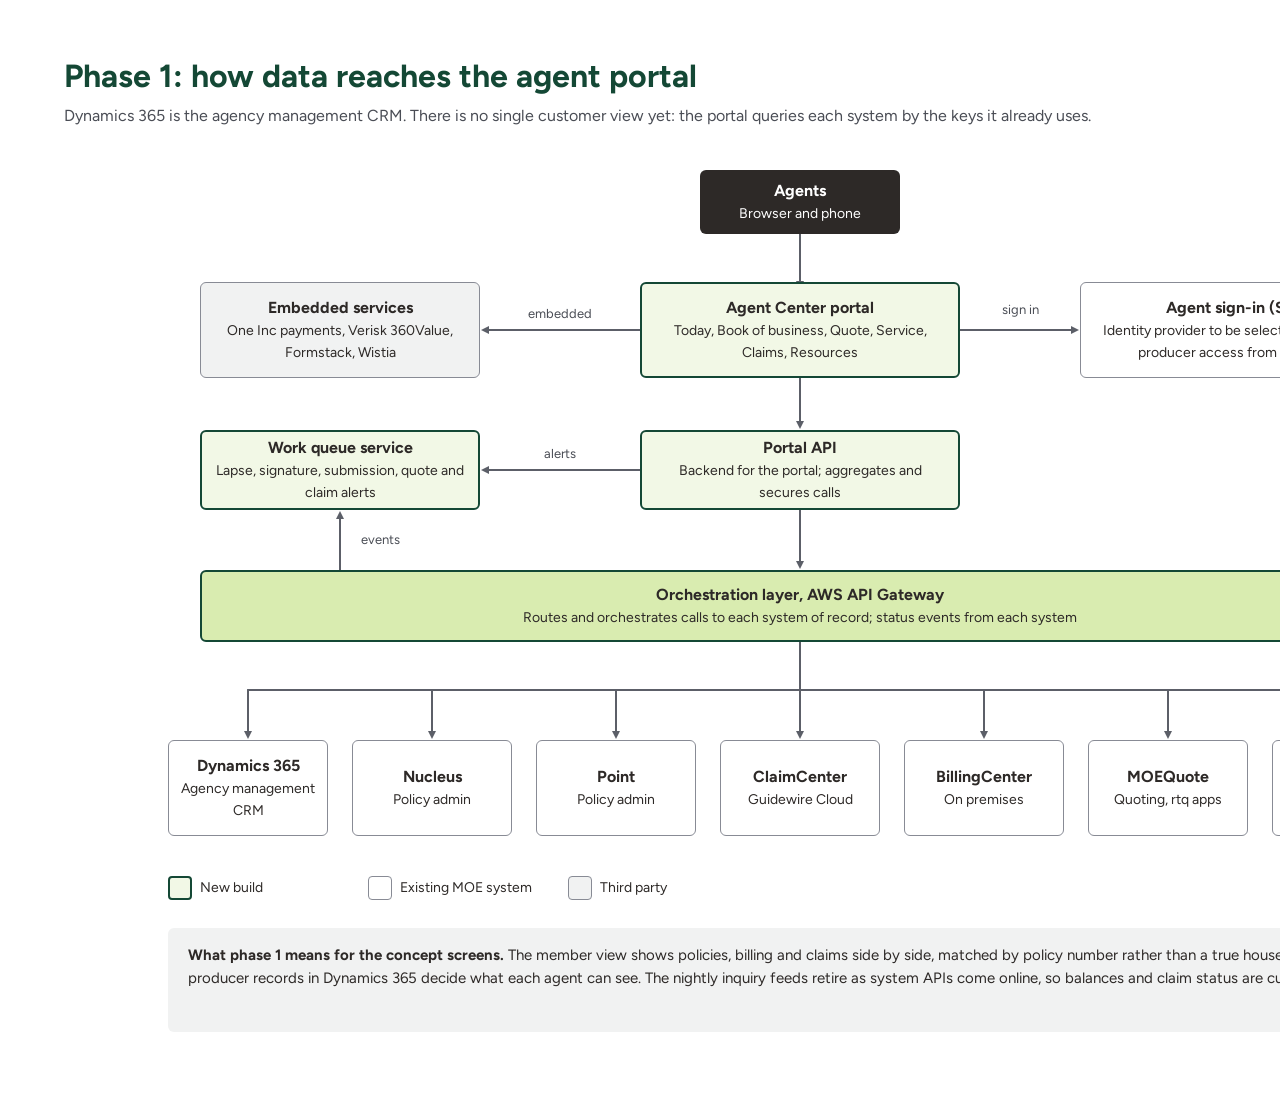
<file: architecture-phase-1.html>
<!doctype html>
<html lang="en">
<head>
<meta charset="utf-8">
<meta name="viewport" content="width=device-width, initial-scale=1">
<title>Architecture Phase 1</title>
<link rel="stylesheet" href="https://fonts.googleapis.com/css2?family=Figtree:wght@300;400;700;800&display=swap">
<style>
body{margin:0}
a{color:#144835}a:hover{color:#0d3024}
</style>
</head>
<body>
<div style="position: relative; width: 1600px; height: 1100px; background: #ffffff; font-family: 'Figtree', 'Segoe UI', system-ui, sans-serif; color: #2D2927">
<svg role="img" aria-label="From Agents to Agent Center portal" width="8" height="55" viewBox="0 0 8 55" preserveAspectRatio="none" style="position: absolute; left: 796px; top: 234px; width: 8px; height: 55px; overflow: visible; fill: none; stroke: #5c5f68; stroke-width: 2; stroke-linecap: round; stroke-linejoin: round"><defs><marker id="dc-arrow-head-filled-1" orient="auto" markerWidth="5" markerHeight="5" refX="2" refY="2" overflow="visible"><path d="M0 0 L4 2 L0 4 Z" fill="#5c5f68" stroke="none" style="stroke: none; fill: #5c5f68; fill: context-stroke"/></marker></defs><path d="M 4 0 L 4 51" marker-end="url(#dc-arrow-head-filled-1)"></path></svg><svg role="img" aria-label="From Agent Center portal to agent sign-in" width="119" height="8" viewBox="0 0 119 8" preserveAspectRatio="none" style="position: absolute; left: 960px; top: 326px; width: 119px; height: 8px; overflow: visible; fill: none; stroke: #5c5f68; stroke-width: 2; stroke-linecap: round; stroke-linejoin: round"><defs><marker id="dc-arrow-head-filled-2" orient="auto" markerWidth="5" markerHeight="5" refX="2" refY="2" overflow="visible"><path d="M0 0 L4 2 L0 4 Z" fill="#5c5f68" stroke="none" style="stroke: none; fill: #5c5f68; fill: context-stroke"/></marker></defs><path d="M 0 4 L 115 4" marker-end="url(#dc-arrow-head-filled-2)"></path></svg><svg role="img" aria-label="From Agent Center portal to embedded third-party services" width="159" height="8" viewBox="0 0 159 8" preserveAspectRatio="none" style="position: absolute; left: 481px; top: 326px; width: 159px; height: 8px; overflow: visible; fill: none; stroke: #5c5f68; stroke-width: 2; stroke-linecap: round; stroke-linejoin: round"><defs><marker id="dc-arrow-head-filled-3" orient="auto" markerWidth="5" markerHeight="5" refX="2" refY="2" overflow="visible"><path d="M0 0 L4 2 L0 4 Z" fill="#5c5f68" stroke="none" style="stroke: none; fill: #5c5f68; fill: context-stroke"/></marker></defs><path d="M 159 4 L 4 4" marker-end="url(#dc-arrow-head-filled-3)"></path></svg><svg role="img" aria-label="From Agent Center portal to Portal API" width="8" height="51" viewBox="0 0 8 51" preserveAspectRatio="none" style="position: absolute; left: 796px; top: 378px; width: 8px; height: 51px; overflow: visible; fill: none; stroke: #5c5f68; stroke-width: 2; stroke-linecap: round; stroke-linejoin: round"><defs><marker id="dc-arrow-head-filled-4" orient="auto" markerWidth="5" markerHeight="5" refX="2" refY="2" overflow="visible"><path d="M0 0 L4 2 L0 4 Z" fill="#5c5f68" stroke="none" style="stroke: none; fill: #5c5f68; fill: context-stroke"/></marker></defs><path d="M 4 0 L 4 47" marker-end="url(#dc-arrow-head-filled-4)"></path></svg><svg role="img" aria-label="From Portal API to Work queue service" width="159" height="8" viewBox="0 0 159 8" preserveAspectRatio="none" style="position: absolute; left: 481px; top: 466px; width: 159px; height: 8px; overflow: visible; fill: none; stroke: #5c5f68; stroke-width: 2; stroke-linecap: round; stroke-linejoin: round"><defs><marker id="dc-arrow-head-filled-5" orient="auto" markerWidth="5" markerHeight="5" refX="2" refY="2" overflow="visible"><path d="M0 0 L4 2 L0 4 Z" fill="#5c5f68" stroke="none" style="stroke: none; fill: #5c5f68; fill: context-stroke"/></marker></defs><path d="M 159 4 L 4 4" marker-end="url(#dc-arrow-head-filled-5)"></path></svg><svg role="img" aria-label="From Portal API to the orchestration layer" width="8" height="59" viewBox="0 0 8 59" preserveAspectRatio="none" style="position: absolute; left: 796px; top: 510px; width: 8px; height: 59px; overflow: visible; fill: none; stroke: #5c5f68; stroke-width: 2; stroke-linecap: round; stroke-linejoin: round"><defs><marker id="dc-arrow-head-filled-6" orient="auto" markerWidth="5" markerHeight="5" refX="2" refY="2" overflow="visible"><path d="M0 0 L4 2 L0 4 Z" fill="#5c5f68" stroke="none" style="stroke: none; fill: #5c5f68; fill: context-stroke"/></marker></defs><path d="M 4 0 L 4 55" marker-end="url(#dc-arrow-head-filled-6)"></path></svg><svg role="img" aria-label="From the orchestration layer to Work queue service, status events" width="8" height="59" viewBox="0 0 8 59" preserveAspectRatio="none" style="position: absolute; left: 336px; top: 511px; width: 8px; height: 59px; overflow: visible; fill: none; stroke: #5c5f68; stroke-width: 2; stroke-linecap: round; stroke-linejoin: round"><defs><marker id="dc-arrow-head-filled-7" orient="auto" markerWidth="5" markerHeight="5" refX="2" refY="2" overflow="visible"><path d="M0 0 L4 2 L0 4 Z" fill="#5c5f68" stroke="none" style="stroke: none; fill: #5c5f68; fill: context-stroke"/></marker></defs><path d="M 4 59 L 4 4" marker-end="url(#dc-arrow-head-filled-7)"></path></svg><svg aria-hidden="true" width="8" height="48" viewBox="0 0 8 48" preserveAspectRatio="none" style="position: absolute; left: 796px; top: 642px; width: 8px; height: 48px; overflow: visible; fill: none; stroke: #5c5f68; stroke-width: 2; stroke-linecap: round; stroke-linejoin: round"><path d="M 4 0 L 4 48"></path></svg><svg aria-hidden="true" width="1104" height="8" viewBox="0 0 1104 8" preserveAspectRatio="none" style="position: absolute; left: 248px; top: 686px; width: 1104px; height: 8px; overflow: visible; fill: none; stroke: #5c5f68; stroke-width: 2; stroke-linecap: round; stroke-linejoin: round"><path d="M 0 4 L 1104 4"></path></svg><svg role="img" aria-label="From the orchestration layer to Dynamics 365" width="8" height="49" viewBox="0 0 8 49" preserveAspectRatio="none" style="position: absolute; left: 244px; top: 690px; width: 8px; height: 49px; overflow: visible; fill: none; stroke: #5c5f68; stroke-width: 2; stroke-linecap: round; stroke-linejoin: round"><defs><marker id="dc-arrow-head-filled-10" orient="auto" markerWidth="5" markerHeight="5" refX="2" refY="2" overflow="visible"><path d="M0 0 L4 2 L0 4 Z" fill="#5c5f68" stroke="none" style="stroke: none; fill: #5c5f68; fill: context-stroke"/></marker></defs><path d="M 4 0 L 4 45" marker-end="url(#dc-arrow-head-filled-10)"></path></svg><svg role="img" aria-label="From the orchestration layer to Nucleus" width="8" height="49" viewBox="0 0 8 49" preserveAspectRatio="none" style="position: absolute; left: 428px; top: 690px; width: 8px; height: 49px; overflow: visible; fill: none; stroke: #5c5f68; stroke-width: 2; stroke-linecap: round; stroke-linejoin: round"><defs><marker id="dc-arrow-head-filled-11" orient="auto" markerWidth="5" markerHeight="5" refX="2" refY="2" overflow="visible"><path d="M0 0 L4 2 L0 4 Z" fill="#5c5f68" stroke="none" style="stroke: none; fill: #5c5f68; fill: context-stroke"/></marker></defs><path d="M 4 0 L 4 45" marker-end="url(#dc-arrow-head-filled-11)"></path></svg><svg role="img" aria-label="From the orchestration layer to Point" width="8" height="49" viewBox="0 0 8 49" preserveAspectRatio="none" style="position: absolute; left: 612px; top: 690px; width: 8px; height: 49px; overflow: visible; fill: none; stroke: #5c5f68; stroke-width: 2; stroke-linecap: round; stroke-linejoin: round"><defs><marker id="dc-arrow-head-filled-12" orient="auto" markerWidth="5" markerHeight="5" refX="2" refY="2" overflow="visible"><path d="M0 0 L4 2 L0 4 Z" fill="#5c5f68" stroke="none" style="stroke: none; fill: #5c5f68; fill: context-stroke"/></marker></defs><path d="M 4 0 L 4 45" marker-end="url(#dc-arrow-head-filled-12)"></path></svg><svg role="img" aria-label="From the orchestration layer to ClaimCenter" width="8" height="49" viewBox="0 0 8 49" preserveAspectRatio="none" style="position: absolute; left: 796px; top: 690px; width: 8px; height: 49px; overflow: visible; fill: none; stroke: #5c5f68; stroke-width: 2; stroke-linecap: round; stroke-linejoin: round"><defs><marker id="dc-arrow-head-filled-13" orient="auto" markerWidth="5" markerHeight="5" refX="2" refY="2" overflow="visible"><path d="M0 0 L4 2 L0 4 Z" fill="#5c5f68" stroke="none" style="stroke: none; fill: #5c5f68; fill: context-stroke"/></marker></defs><path d="M 4 0 L 4 45" marker-end="url(#dc-arrow-head-filled-13)"></path></svg><svg role="img" aria-label="From the orchestration layer to BillingCenter" width="8" height="49" viewBox="0 0 8 49" preserveAspectRatio="none" style="position: absolute; left: 980px; top: 690px; width: 8px; height: 49px; overflow: visible; fill: none; stroke: #5c5f68; stroke-width: 2; stroke-linecap: round; stroke-linejoin: round"><defs><marker id="dc-arrow-head-filled-14" orient="auto" markerWidth="5" markerHeight="5" refX="2" refY="2" overflow="visible"><path d="M0 0 L4 2 L0 4 Z" fill="#5c5f68" stroke="none" style="stroke: none; fill: #5c5f68; fill: context-stroke"/></marker></defs><path d="M 4 0 L 4 45" marker-end="url(#dc-arrow-head-filled-14)"></path></svg><svg role="img" aria-label="From the orchestration layer to MOEQuote" width="8" height="49" viewBox="0 0 8 49" preserveAspectRatio="none" style="position: absolute; left: 1164px; top: 690px; width: 8px; height: 49px; overflow: visible; fill: none; stroke: #5c5f68; stroke-width: 2; stroke-linecap: round; stroke-linejoin: round"><defs><marker id="dc-arrow-head-filled-15" orient="auto" markerWidth="5" markerHeight="5" refX="2" refY="2" overflow="visible"><path d="M0 0 L4 2 L0 4 Z" fill="#5c5f68" stroke="none" style="stroke: none; fill: #5c5f68; fill: context-stroke"/></marker></defs><path d="M 4 0 L 4 45" marker-end="url(#dc-arrow-head-filled-15)"></path></svg><svg role="img" aria-label="From the orchestration layer to OnBase" width="8" height="49" viewBox="0 0 8 49" preserveAspectRatio="none" style="position: absolute; left: 1348px; top: 690px; width: 8px; height: 49px; overflow: visible; fill: none; stroke: #5c5f68; stroke-width: 2; stroke-linecap: round; stroke-linejoin: round"><defs><marker id="dc-arrow-head-filled-16" orient="auto" markerWidth="5" markerHeight="5" refX="2" refY="2" overflow="visible"><path d="M0 0 L4 2 L0 4 Z" fill="#5c5f68" stroke="none" style="stroke: none; fill: #5c5f68; fill: context-stroke"/></marker></defs><path d="M 4 0 L 4 45" marker-end="url(#dc-arrow-head-filled-16)"></path></svg><div style="position: absolute; left: 64px; top: 56px; width: 1100px; font-size: 32px; line-height: 40px; font-weight: 700; color: #144835">Phase 1: how data reaches the agent portal</div><div style="position: absolute; left: 64px; top: 104px; width: 1300px; font-size: 16px; line-height: 24px; color: #4a4d55">Dynamics 365 is the agency management CRM. There is no single customer view yet: the portal queries each system by the keys it already uses.</div><div style="position: absolute; left: 700px; top: 170px; width: 200px; height: 64px; box-sizing: border-box; padding: 10px; display: flex; align-items: center; justify-content: center; text-align: center; font-size: 16px; line-height: 22px; border-radius: 6px; background: #2D2927; color: #ffffff; border: 0"><span><b>Agents</b><br><span style="font-size: 14px; line-height: 20px">Browser and phone</span></span></div><div style="position: absolute; left: 640px; top: 282px; width: 320px; height: 96px; box-sizing: border-box; padding: 10px; display: flex; align-items: center; justify-content: center; text-align: center; font-size: 16px; line-height: 22px; border-radius: 6px; background: #f2f8e6; border: 2px solid #144835"><span><b>Agent Center portal</b><br><span style="font-size: 14px; line-height: 20px">Today, Book of business, Quote, Service, Claims, Resources</span></span></div><div style="position: absolute; left: 1080px; top: 282px; width: 320px; height: 96px; box-sizing: border-box; padding: 10px; display: flex; align-items: center; justify-content: center; text-align: center; font-size: 16px; line-height: 22px; border-radius: 6px; background: #ffffff; border: 1px solid #888B95"><span><b>Agent sign-in (SSO)</b><br><span style="font-size: 14px; line-height: 20px">Identity provider to be selected; agency and producer access from Dynamics</span></span></div><div style="position: absolute; left: 200px; top: 282px; width: 280px; height: 96px; box-sizing: border-box; padding: 10px; display: flex; align-items: center; justify-content: center; text-align: center; font-size: 16px; line-height: 22px; border-radius: 6px; background: #F1F2F2; border: 1px solid #888B95"><span><b>Embedded services</b><br><span style="font-size: 14px; line-height: 20px">One Inc payments, Verisk 360Value, Formstack, Wistia</span></span></div><div style="position: absolute; left: 640px; top: 430px; width: 320px; height: 80px; box-sizing: border-box; padding: 10px; display: flex; align-items: center; justify-content: center; text-align: center; font-size: 16px; line-height: 22px; border-radius: 6px; background: #f2f8e6; border: 2px solid #144835"><span><b>Portal API</b><br><span style="font-size: 14px; line-height: 20px">Backend for the portal; aggregates and secures calls</span></span></div><div style="position: absolute; left: 200px; top: 430px; width: 280px; height: 80px; box-sizing: border-box; padding: 10px; display: flex; align-items: center; justify-content: center; text-align: center; font-size: 16px; line-height: 22px; border-radius: 6px; background: #f2f8e6; border: 2px solid #144835"><span><b>Work queue service</b><br><span style="font-size: 14px; line-height: 20px">Lapse, signature, submission, quote and claim alerts</span></span></div><div style="position: absolute; left: 200px; top: 570px; width: 1200px; height: 72px; box-sizing: border-box; padding: 10px; display: flex; align-items: center; justify-content: center; text-align: center; font-size: 16px; line-height: 22px; border-radius: 6px; background: #d9ecb0; border: 2px solid #144835"><span><b>Orchestration layer, AWS API Gateway</b><br><span style="font-size: 14px; line-height: 20px">Routes and orchestrates calls to each system of record; status events from each system</span></span></div><div style="position: absolute; left: 168px; top: 740px; width: 160px; height: 96px; box-sizing: border-box; padding: 10px; display: flex; align-items: center; justify-content: center; text-align: center; font-size: 16px; line-height: 22px; border-radius: 6px; background: #ffffff; border: 1px solid #888B95"><span><b>Dynamics 365</b><br><span style="font-size: 14px; line-height: 20px">Agency management CRM</span></span></div><div style="position: absolute; left: 352px; top: 740px; width: 160px; height: 96px; box-sizing: border-box; padding: 10px; display: flex; align-items: center; justify-content: center; text-align: center; font-size: 16px; line-height: 22px; border-radius: 6px; background: #ffffff; border: 1px solid #888B95"><span><b>Nucleus</b><br><span style="font-size: 14px; line-height: 20px">Policy admin</span></span></div><div style="position: absolute; left: 536px; top: 740px; width: 160px; height: 96px; box-sizing: border-box; padding: 10px; display: flex; align-items: center; justify-content: center; text-align: center; font-size: 16px; line-height: 22px; border-radius: 6px; background: #ffffff; border: 1px solid #888B95"><span><b>Point</b><br><span style="font-size: 14px; line-height: 20px">Policy admin</span></span></div><div style="position: absolute; left: 720px; top: 740px; width: 160px; height: 96px; box-sizing: border-box; padding: 10px; display: flex; align-items: center; justify-content: center; text-align: center; font-size: 16px; line-height: 22px; border-radius: 6px; background: #ffffff; border: 1px solid #888B95"><span><b>ClaimCenter</b><br><span style="font-size: 14px; line-height: 20px">Guidewire Cloud</span></span></div><div style="position: absolute; left: 904px; top: 740px; width: 160px; height: 96px; box-sizing: border-box; padding: 10px; display: flex; align-items: center; justify-content: center; text-align: center; font-size: 16px; line-height: 22px; border-radius: 6px; background: #ffffff; border: 1px solid #888B95"><span><b>BillingCenter</b><br><span style="font-size: 14px; line-height: 20px">On premises</span></span></div><div style="position: absolute; left: 1088px; top: 740px; width: 160px; height: 96px; box-sizing: border-box; padding: 10px; display: flex; align-items: center; justify-content: center; text-align: center; font-size: 16px; line-height: 22px; border-radius: 6px; background: #ffffff; border: 1px solid #888B95"><span><b>MOEQuote</b><br><span style="font-size: 14px; line-height: 20px">Quoting, rtq apps</span></span></div><div style="position: absolute; left: 1272px; top: 740px; width: 160px; height: 96px; box-sizing: border-box; padding: 10px; display: flex; align-items: center; justify-content: center; text-align: center; font-size: 16px; line-height: 22px; border-radius: 6px; background: #ffffff; border: 1px solid #888B95"><span><b>OnBase</b><br><span style="font-size: 14px; line-height: 20px">Documents, submissions</span></span></div><div style="position: absolute; left: 984px; top: 302px; width: 72px; text-align: center; font-size: 13px; line-height: 16px; color: #4a4d55">sign in</div><div style="position: absolute; left: 512px; top: 306px; width: 96px; text-align: center; font-size: 13px; line-height: 16px; color: #4a4d55">embedded</div><div style="position: absolute; left: 528px; top: 446px; width: 64px; text-align: center; font-size: 13px; line-height: 16px; color: #4a4d55">alerts</div><div style="position: absolute; left: 352px; top: 532px; width: 56px; text-align: center; font-size: 13px; line-height: 16px; color: #4a4d55">events</div><div style="position: absolute; left: 168px; top: 876px; width: 24px; height: 24px; box-sizing: border-box; border-radius: 4px; background: #f2f8e6; border: 2px solid #144835"></div><div style="position: absolute; left: 200px; top: 878px; font-size: 14px; line-height: 20px">New build</div><div style="position: absolute; left: 368px; top: 876px; width: 24px; height: 24px; box-sizing: border-box; border-radius: 4px; background: #ffffff; border: 1px solid #888B95"></div><div style="position: absolute; left: 400px; top: 878px; font-size: 14px; line-height: 20px">Existing MOE system</div><div style="position: absolute; left: 568px; top: 876px; width: 24px; height: 24px; box-sizing: border-box; border-radius: 4px; background: #F1F2F2; border: 1px solid #888B95"></div><div style="position: absolute; left: 600px; top: 878px; font-size: 14px; line-height: 20px">Third party</div><div style="position: absolute; left: 168px; top: 928px; width: 1264px; height: 104px; box-sizing: border-box; padding: 16px 20px; font-size: 15px; line-height: 23px; background: #F1F2F2; border-radius: 6px"><b>What phase 1 means for the concept screens.</b> The member view shows policies, billing and claims side by side, matched by policy number rather than a true household. Agency and producer records in Dynamics 365 decide what each agent can see. The nightly inquiry feeds retire as system APIs come online, so balances and claim status are current.</div>
</div>
</body>
</html>
</file>
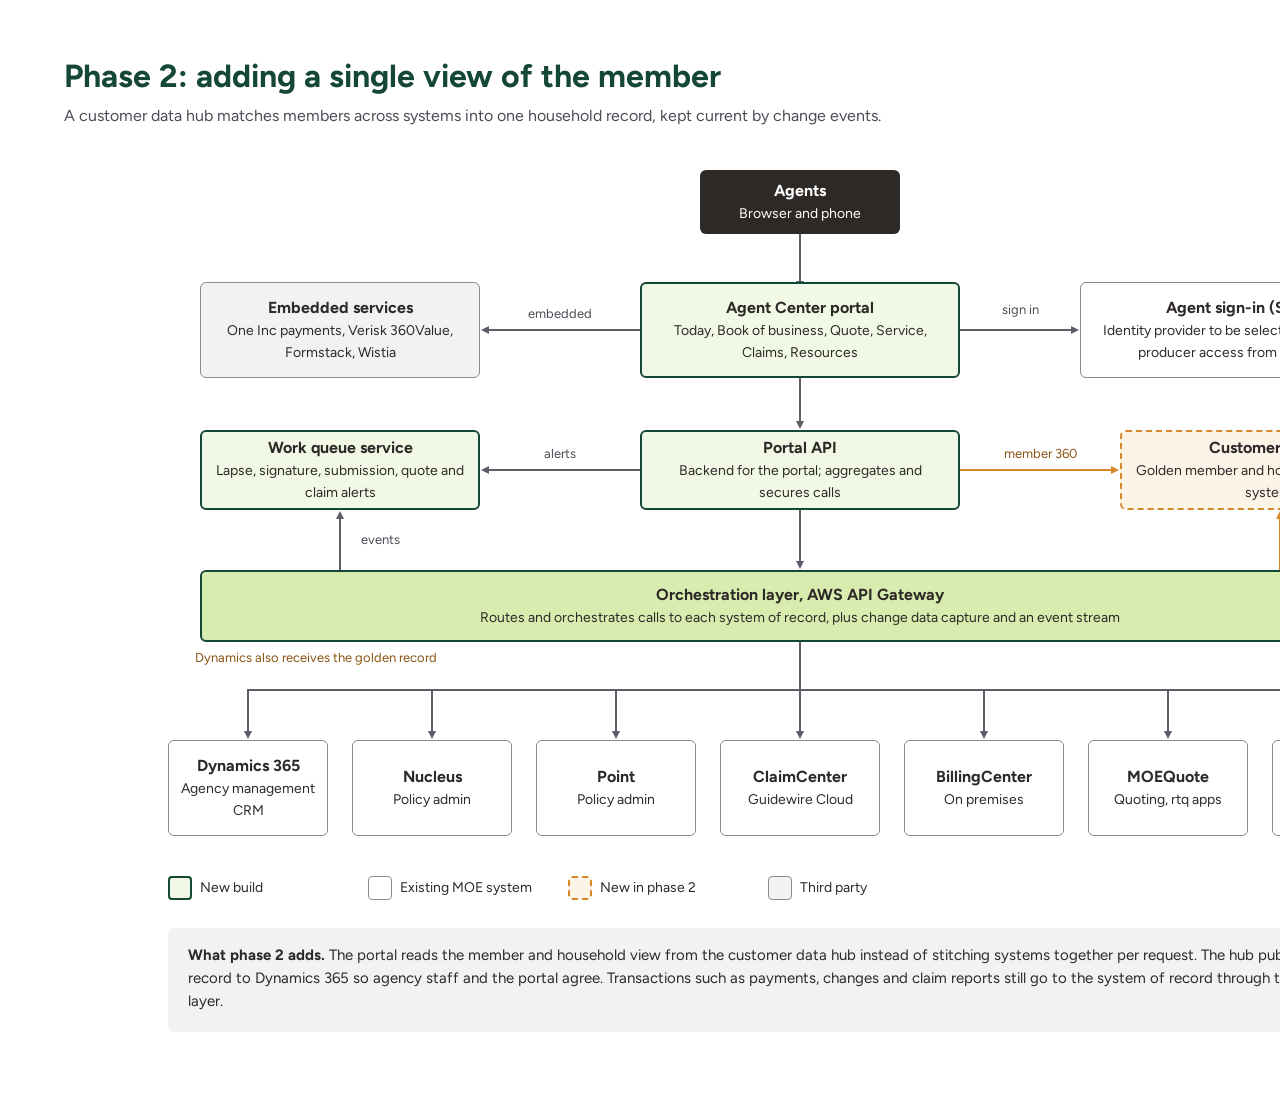
<file: architecture-phase-2.html>
<!doctype html>
<html lang="en">
<head>
<meta charset="utf-8">
<meta name="viewport" content="width=device-width, initial-scale=1">
<title>Architecture Phase 2</title>
<link rel="stylesheet" href="https://fonts.googleapis.com/css2?family=Figtree:wght@300;400;700;800&display=swap">
<style>
body{margin:0}
a{color:#144835}a:hover{color:#0d3024}
</style>
</head>
<body>
<div style="position: relative; width: 1600px; height: 1100px; background: #ffffff; font-family: 'Figtree', 'Segoe UI', system-ui, sans-serif; color: #2D2927">
<svg role="img" aria-label="From Agents to Agent Center portal" width="8" height="55" viewBox="0 0 8 55" preserveAspectRatio="none" style="position: absolute; left: 796px; top: 234px; width: 8px; height: 55px; overflow: visible; fill: none; stroke: #5c5f68; stroke-width: 2; stroke-linecap: round; stroke-linejoin: round"><defs><marker id="dc-arrow-head-filled-1" orient="auto" markerWidth="5" markerHeight="5" refX="2" refY="2" overflow="visible"><path d="M0 0 L4 2 L0 4 Z" fill="#5c5f68" stroke="none" style="stroke: none; fill: #5c5f68; fill: context-stroke"/></marker></defs><path d="M 4 0 L 4 51" marker-end="url(#dc-arrow-head-filled-1)"></path></svg><svg role="img" aria-label="From Agent Center portal to agent sign-in" width="119" height="8" viewBox="0 0 119 8" preserveAspectRatio="none" style="position: absolute; left: 960px; top: 326px; width: 119px; height: 8px; overflow: visible; fill: none; stroke: #5c5f68; stroke-width: 2; stroke-linecap: round; stroke-linejoin: round"><defs><marker id="dc-arrow-head-filled-2" orient="auto" markerWidth="5" markerHeight="5" refX="2" refY="2" overflow="visible"><path d="M0 0 L4 2 L0 4 Z" fill="#5c5f68" stroke="none" style="stroke: none; fill: #5c5f68; fill: context-stroke"/></marker></defs><path d="M 0 4 L 115 4" marker-end="url(#dc-arrow-head-filled-2)"></path></svg><svg role="img" aria-label="From Agent Center portal to embedded third-party services" width="159" height="8" viewBox="0 0 159 8" preserveAspectRatio="none" style="position: absolute; left: 481px; top: 326px; width: 159px; height: 8px; overflow: visible; fill: none; stroke: #5c5f68; stroke-width: 2; stroke-linecap: round; stroke-linejoin: round"><defs><marker id="dc-arrow-head-filled-3" orient="auto" markerWidth="5" markerHeight="5" refX="2" refY="2" overflow="visible"><path d="M0 0 L4 2 L0 4 Z" fill="#5c5f68" stroke="none" style="stroke: none; fill: #5c5f68; fill: context-stroke"/></marker></defs><path d="M 159 4 L 4 4" marker-end="url(#dc-arrow-head-filled-3)"></path></svg><svg role="img" aria-label="From Agent Center portal to Portal API" width="8" height="51" viewBox="0 0 8 51" preserveAspectRatio="none" style="position: absolute; left: 796px; top: 378px; width: 8px; height: 51px; overflow: visible; fill: none; stroke: #5c5f68; stroke-width: 2; stroke-linecap: round; stroke-linejoin: round"><defs><marker id="dc-arrow-head-filled-4" orient="auto" markerWidth="5" markerHeight="5" refX="2" refY="2" overflow="visible"><path d="M0 0 L4 2 L0 4 Z" fill="#5c5f68" stroke="none" style="stroke: none; fill: #5c5f68; fill: context-stroke"/></marker></defs><path d="M 4 0 L 4 47" marker-end="url(#dc-arrow-head-filled-4)"></path></svg><svg role="img" aria-label="From Portal API to Work queue service" width="159" height="8" viewBox="0 0 159 8" preserveAspectRatio="none" style="position: absolute; left: 481px; top: 466px; width: 159px; height: 8px; overflow: visible; fill: none; stroke: #5c5f68; stroke-width: 2; stroke-linecap: round; stroke-linejoin: round"><defs><marker id="dc-arrow-head-filled-5" orient="auto" markerWidth="5" markerHeight="5" refX="2" refY="2" overflow="visible"><path d="M0 0 L4 2 L0 4 Z" fill="#5c5f68" stroke="none" style="stroke: none; fill: #5c5f68; fill: context-stroke"/></marker></defs><path d="M 159 4 L 4 4" marker-end="url(#dc-arrow-head-filled-5)"></path></svg><svg role="img" aria-label="From Portal API to the orchestration layer" width="8" height="59" viewBox="0 0 8 59" preserveAspectRatio="none" style="position: absolute; left: 796px; top: 510px; width: 8px; height: 59px; overflow: visible; fill: none; stroke: #5c5f68; stroke-width: 2; stroke-linecap: round; stroke-linejoin: round"><defs><marker id="dc-arrow-head-filled-6" orient="auto" markerWidth="5" markerHeight="5" refX="2" refY="2" overflow="visible"><path d="M0 0 L4 2 L0 4 Z" fill="#5c5f68" stroke="none" style="stroke: none; fill: #5c5f68; fill: context-stroke"/></marker></defs><path d="M 4 0 L 4 55" marker-end="url(#dc-arrow-head-filled-6)"></path></svg><svg role="img" aria-label="From the orchestration layer to Work queue service, status events" width="8" height="59" viewBox="0 0 8 59" preserveAspectRatio="none" style="position: absolute; left: 336px; top: 511px; width: 8px; height: 59px; overflow: visible; fill: none; stroke: #5c5f68; stroke-width: 2; stroke-linecap: round; stroke-linejoin: round"><defs><marker id="dc-arrow-head-filled-7" orient="auto" markerWidth="5" markerHeight="5" refX="2" refY="2" overflow="visible"><path d="M0 0 L4 2 L0 4 Z" fill="#5c5f68" stroke="none" style="stroke: none; fill: #5c5f68; fill: context-stroke"/></marker></defs><path d="M 4 59 L 4 4" marker-end="url(#dc-arrow-head-filled-7)"></path></svg><svg role="img" aria-label="From Portal API to Customer data hub, member 360 reads" width="159" height="8" viewBox="0 0 159 8" preserveAspectRatio="none" style="position: absolute; left: 960px; top: 466px; width: 159px; height: 8px; overflow: visible; fill: none; stroke: #D6882B; stroke-width: 2; stroke-linecap: round; stroke-linejoin: round"><defs><marker id="dc-arrow-head-filled-8" orient="auto" markerWidth="5" markerHeight="5" refX="2" refY="2" overflow="visible"><path d="M0 0 L4 2 L0 4 Z" fill="#D6882B" stroke="none" style="stroke: none; fill: #D6882B; fill: context-stroke"/></marker></defs><path d="M 0 4 L 155 4" marker-end="url(#dc-arrow-head-filled-8)"></path></svg><svg role="img" aria-label="From the orchestration layer to Customer data hub, change events" width="8" height="59" viewBox="0 0 8 59" preserveAspectRatio="none" style="position: absolute; left: 1276px; top: 511px; width: 8px; height: 59px; overflow: visible; fill: none; stroke: #D6882B; stroke-width: 2; stroke-linecap: round; stroke-linejoin: round"><defs><marker id="dc-arrow-head-filled-9" orient="auto" markerWidth="5" markerHeight="5" refX="2" refY="2" overflow="visible"><path d="M0 0 L4 2 L0 4 Z" fill="#D6882B" stroke="none" style="stroke: none; fill: #D6882B; fill: context-stroke"/></marker></defs><path d="M 4 59 L 4 4" marker-end="url(#dc-arrow-head-filled-9)"></path></svg><svg aria-hidden="true" width="8" height="48" viewBox="0 0 8 48" preserveAspectRatio="none" style="position: absolute; left: 796px; top: 642px; width: 8px; height: 48px; overflow: visible; fill: none; stroke: #5c5f68; stroke-width: 2; stroke-linecap: round; stroke-linejoin: round"><path d="M 4 0 L 4 48"></path></svg><svg aria-hidden="true" width="1104" height="8" viewBox="0 0 1104 8" preserveAspectRatio="none" style="position: absolute; left: 248px; top: 686px; width: 1104px; height: 8px; overflow: visible; fill: none; stroke: #5c5f68; stroke-width: 2; stroke-linecap: round; stroke-linejoin: round"><path d="M 0 4 L 1104 4"></path></svg><svg role="img" aria-label="From the orchestration layer to Dynamics 365" width="8" height="49" viewBox="0 0 8 49" preserveAspectRatio="none" style="position: absolute; left: 244px; top: 690px; width: 8px; height: 49px; overflow: visible; fill: none; stroke: #5c5f68; stroke-width: 2; stroke-linecap: round; stroke-linejoin: round"><defs><marker id="dc-arrow-head-filled-12" orient="auto" markerWidth="5" markerHeight="5" refX="2" refY="2" overflow="visible"><path d="M0 0 L4 2 L0 4 Z" fill="#5c5f68" stroke="none" style="stroke: none; fill: #5c5f68; fill: context-stroke"/></marker></defs><path d="M 4 0 L 4 45" marker-end="url(#dc-arrow-head-filled-12)"></path></svg><svg role="img" aria-label="From the orchestration layer to Nucleus" width="8" height="49" viewBox="0 0 8 49" preserveAspectRatio="none" style="position: absolute; left: 428px; top: 690px; width: 8px; height: 49px; overflow: visible; fill: none; stroke: #5c5f68; stroke-width: 2; stroke-linecap: round; stroke-linejoin: round"><defs><marker id="dc-arrow-head-filled-13" orient="auto" markerWidth="5" markerHeight="5" refX="2" refY="2" overflow="visible"><path d="M0 0 L4 2 L0 4 Z" fill="#5c5f68" stroke="none" style="stroke: none; fill: #5c5f68; fill: context-stroke"/></marker></defs><path d="M 4 0 L 4 45" marker-end="url(#dc-arrow-head-filled-13)"></path></svg><svg role="img" aria-label="From the orchestration layer to Point" width="8" height="49" viewBox="0 0 8 49" preserveAspectRatio="none" style="position: absolute; left: 612px; top: 690px; width: 8px; height: 49px; overflow: visible; fill: none; stroke: #5c5f68; stroke-width: 2; stroke-linecap: round; stroke-linejoin: round"><defs><marker id="dc-arrow-head-filled-14" orient="auto" markerWidth="5" markerHeight="5" refX="2" refY="2" overflow="visible"><path d="M0 0 L4 2 L0 4 Z" fill="#5c5f68" stroke="none" style="stroke: none; fill: #5c5f68; fill: context-stroke"/></marker></defs><path d="M 4 0 L 4 45" marker-end="url(#dc-arrow-head-filled-14)"></path></svg><svg role="img" aria-label="From the orchestration layer to ClaimCenter" width="8" height="49" viewBox="0 0 8 49" preserveAspectRatio="none" style="position: absolute; left: 796px; top: 690px; width: 8px; height: 49px; overflow: visible; fill: none; stroke: #5c5f68; stroke-width: 2; stroke-linecap: round; stroke-linejoin: round"><defs><marker id="dc-arrow-head-filled-15" orient="auto" markerWidth="5" markerHeight="5" refX="2" refY="2" overflow="visible"><path d="M0 0 L4 2 L0 4 Z" fill="#5c5f68" stroke="none" style="stroke: none; fill: #5c5f68; fill: context-stroke"/></marker></defs><path d="M 4 0 L 4 45" marker-end="url(#dc-arrow-head-filled-15)"></path></svg><svg role="img" aria-label="From the orchestration layer to BillingCenter" width="8" height="49" viewBox="0 0 8 49" preserveAspectRatio="none" style="position: absolute; left: 980px; top: 690px; width: 8px; height: 49px; overflow: visible; fill: none; stroke: #5c5f68; stroke-width: 2; stroke-linecap: round; stroke-linejoin: round"><defs><marker id="dc-arrow-head-filled-16" orient="auto" markerWidth="5" markerHeight="5" refX="2" refY="2" overflow="visible"><path d="M0 0 L4 2 L0 4 Z" fill="#5c5f68" stroke="none" style="stroke: none; fill: #5c5f68; fill: context-stroke"/></marker></defs><path d="M 4 0 L 4 45" marker-end="url(#dc-arrow-head-filled-16)"></path></svg><svg role="img" aria-label="From the orchestration layer to MOEQuote" width="8" height="49" viewBox="0 0 8 49" preserveAspectRatio="none" style="position: absolute; left: 1164px; top: 690px; width: 8px; height: 49px; overflow: visible; fill: none; stroke: #5c5f68; stroke-width: 2; stroke-linecap: round; stroke-linejoin: round"><defs><marker id="dc-arrow-head-filled-17" orient="auto" markerWidth="5" markerHeight="5" refX="2" refY="2" overflow="visible"><path d="M0 0 L4 2 L0 4 Z" fill="#5c5f68" stroke="none" style="stroke: none; fill: #5c5f68; fill: context-stroke"/></marker></defs><path d="M 4 0 L 4 45" marker-end="url(#dc-arrow-head-filled-17)"></path></svg><svg role="img" aria-label="From the orchestration layer to OnBase" width="8" height="49" viewBox="0 0 8 49" preserveAspectRatio="none" style="position: absolute; left: 1348px; top: 690px; width: 8px; height: 49px; overflow: visible; fill: none; stroke: #5c5f68; stroke-width: 2; stroke-linecap: round; stroke-linejoin: round"><defs><marker id="dc-arrow-head-filled-18" orient="auto" markerWidth="5" markerHeight="5" refX="2" refY="2" overflow="visible"><path d="M0 0 L4 2 L0 4 Z" fill="#5c5f68" stroke="none" style="stroke: none; fill: #5c5f68; fill: context-stroke"/></marker></defs><path d="M 4 0 L 4 45" marker-end="url(#dc-arrow-head-filled-18)"></path></svg><div style="position: absolute; left: 64px; top: 56px; width: 1100px; font-size: 32px; line-height: 40px; font-weight: 700; color: #144835">Phase 2: adding a single view of the member</div><div style="position: absolute; left: 64px; top: 104px; width: 1300px; font-size: 16px; line-height: 24px; color: #4a4d55">A customer data hub matches members across systems into one household record, kept current by change events.</div><div style="position: absolute; left: 700px; top: 170px; width: 200px; height: 64px; box-sizing: border-box; padding: 10px; display: flex; align-items: center; justify-content: center; text-align: center; font-size: 16px; line-height: 22px; border-radius: 6px; background: #2D2927; color: #ffffff; border: 0"><span><b>Agents</b><br><span style="font-size: 14px; line-height: 20px">Browser and phone</span></span></div><div style="position: absolute; left: 640px; top: 282px; width: 320px; height: 96px; box-sizing: border-box; padding: 10px; display: flex; align-items: center; justify-content: center; text-align: center; font-size: 16px; line-height: 22px; border-radius: 6px; background: #f2f8e6; border: 2px solid #144835"><span><b>Agent Center portal</b><br><span style="font-size: 14px; line-height: 20px">Today, Book of business, Quote, Service, Claims, Resources</span></span></div><div style="position: absolute; left: 1080px; top: 282px; width: 320px; height: 96px; box-sizing: border-box; padding: 10px; display: flex; align-items: center; justify-content: center; text-align: center; font-size: 16px; line-height: 22px; border-radius: 6px; background: #ffffff; border: 1px solid #888B95"><span><b>Agent sign-in (SSO)</b><br><span style="font-size: 14px; line-height: 20px">Identity provider to be selected; agency and producer access from Dynamics</span></span></div><div style="position: absolute; left: 200px; top: 282px; width: 280px; height: 96px; box-sizing: border-box; padding: 10px; display: flex; align-items: center; justify-content: center; text-align: center; font-size: 16px; line-height: 22px; border-radius: 6px; background: #F1F2F2; border: 1px solid #888B95"><span><b>Embedded services</b><br><span style="font-size: 14px; line-height: 20px">One Inc payments, Verisk 360Value, Formstack, Wistia</span></span></div><div style="position: absolute; left: 640px; top: 430px; width: 320px; height: 80px; box-sizing: border-box; padding: 10px; display: flex; align-items: center; justify-content: center; text-align: center; font-size: 16px; line-height: 22px; border-radius: 6px; background: #f2f8e6; border: 2px solid #144835"><span><b>Portal API</b><br><span style="font-size: 14px; line-height: 20px">Backend for the portal; aggregates and secures calls</span></span></div><div style="position: absolute; left: 200px; top: 430px; width: 280px; height: 80px; box-sizing: border-box; padding: 10px; display: flex; align-items: center; justify-content: center; text-align: center; font-size: 16px; line-height: 22px; border-radius: 6px; background: #f2f8e6; border: 2px solid #144835"><span><b>Work queue service</b><br><span style="font-size: 14px; line-height: 20px">Lapse, signature, submission, quote and claim alerts</span></span></div><div style="position: absolute; left: 1120px; top: 430px; width: 320px; height: 80px; box-sizing: border-box; padding: 10px; display: flex; align-items: center; justify-content: center; text-align: center; font-size: 16px; line-height: 22px; border-radius: 6px; background: #fdf4e8; border: 2px dashed #D6882B"><span><b>Customer data hub</b><br><span style="font-size: 14px; line-height: 20px">Golden member and household record, cross-system IDs</span></span></div><div style="position: absolute; left: 200px; top: 570px; width: 1200px; height: 72px; box-sizing: border-box; padding: 10px; display: flex; align-items: center; justify-content: center; text-align: center; font-size: 16px; line-height: 22px; border-radius: 6px; background: #d9ecb0; border: 2px solid #144835"><span><b>Orchestration layer, AWS API Gateway</b><br><span style="font-size: 14px; line-height: 20px">Routes and orchestrates calls to each system of record, plus change data capture and an event stream</span></span></div><div style="position: absolute; left: 168px; top: 740px; width: 160px; height: 96px; box-sizing: border-box; padding: 10px; display: flex; align-items: center; justify-content: center; text-align: center; font-size: 16px; line-height: 22px; border-radius: 6px; background: #ffffff; border: 1px solid #888B95"><span><b>Dynamics 365</b><br><span style="font-size: 14px; line-height: 20px">Agency management CRM</span></span></div><div style="position: absolute; left: 352px; top: 740px; width: 160px; height: 96px; box-sizing: border-box; padding: 10px; display: flex; align-items: center; justify-content: center; text-align: center; font-size: 16px; line-height: 22px; border-radius: 6px; background: #ffffff; border: 1px solid #888B95"><span><b>Nucleus</b><br><span style="font-size: 14px; line-height: 20px">Policy admin</span></span></div><div style="position: absolute; left: 536px; top: 740px; width: 160px; height: 96px; box-sizing: border-box; padding: 10px; display: flex; align-items: center; justify-content: center; text-align: center; font-size: 16px; line-height: 22px; border-radius: 6px; background: #ffffff; border: 1px solid #888B95"><span><b>Point</b><br><span style="font-size: 14px; line-height: 20px">Policy admin</span></span></div><div style="position: absolute; left: 720px; top: 740px; width: 160px; height: 96px; box-sizing: border-box; padding: 10px; display: flex; align-items: center; justify-content: center; text-align: center; font-size: 16px; line-height: 22px; border-radius: 6px; background: #ffffff; border: 1px solid #888B95"><span><b>ClaimCenter</b><br><span style="font-size: 14px; line-height: 20px">Guidewire Cloud</span></span></div><div style="position: absolute; left: 904px; top: 740px; width: 160px; height: 96px; box-sizing: border-box; padding: 10px; display: flex; align-items: center; justify-content: center; text-align: center; font-size: 16px; line-height: 22px; border-radius: 6px; background: #ffffff; border: 1px solid #888B95"><span><b>BillingCenter</b><br><span style="font-size: 14px; line-height: 20px">On premises</span></span></div><div style="position: absolute; left: 1088px; top: 740px; width: 160px; height: 96px; box-sizing: border-box; padding: 10px; display: flex; align-items: center; justify-content: center; text-align: center; font-size: 16px; line-height: 22px; border-radius: 6px; background: #ffffff; border: 1px solid #888B95"><span><b>MOEQuote</b><br><span style="font-size: 14px; line-height: 20px">Quoting, rtq apps</span></span></div><div style="position: absolute; left: 1272px; top: 740px; width: 160px; height: 96px; box-sizing: border-box; padding: 10px; display: flex; align-items: center; justify-content: center; text-align: center; font-size: 16px; line-height: 22px; border-radius: 6px; background: #ffffff; border: 1px solid #888B95"><span><b>OnBase</b><br><span style="font-size: 14px; line-height: 20px">Documents, submissions</span></span></div><div style="position: absolute; left: 984px; top: 302px; width: 72px; text-align: center; font-size: 13px; line-height: 16px; color: #4a4d55">sign in</div><div style="position: absolute; left: 512px; top: 306px; width: 96px; text-align: center; font-size: 13px; line-height: 16px; color: #4a4d55">embedded</div><div style="position: absolute; left: 528px; top: 446px; width: 64px; text-align: center; font-size: 13px; line-height: 16px; color: #4a4d55">alerts</div><div style="position: absolute; left: 352px; top: 532px; width: 56px; text-align: center; font-size: 13px; line-height: 16px; color: #4a4d55">events</div><div style="position: absolute; left: 984px; top: 446px; width: 112px; text-align: center; font-size: 13px; line-height: 16px; color: #8a5413">member 360</div><div style="position: absolute; left: 1292px; top: 532px; width: 96px; text-align: center; font-size: 13px; line-height: 16px; color: #8a5413">change events</div><div style="position: absolute; left: 176px; top: 650px; width: 280px; text-align: center; font-size: 13px; line-height: 16px; color: #8a5413">Dynamics also receives the golden record</div><div style="position: absolute; left: 168px; top: 876px; width: 24px; height: 24px; box-sizing: border-box; border-radius: 4px; background: #f2f8e6; border: 2px solid #144835"></div><div style="position: absolute; left: 200px; top: 878px; font-size: 14px; line-height: 20px">New build</div><div style="position: absolute; left: 368px; top: 876px; width: 24px; height: 24px; box-sizing: border-box; border-radius: 4px; background: #ffffff; border: 1px solid #888B95"></div><div style="position: absolute; left: 400px; top: 878px; font-size: 14px; line-height: 20px">Existing MOE system</div><div style="position: absolute; left: 568px; top: 876px; width: 24px; height: 24px; box-sizing: border-box; border-radius: 4px; background: #fdf4e8; border: 2px dashed #D6882B"></div><div style="position: absolute; left: 600px; top: 878px; font-size: 14px; line-height: 20px">New in phase 2</div><div style="position: absolute; left: 768px; top: 876px; width: 24px; height: 24px; box-sizing: border-box; border-radius: 4px; background: #F1F2F2; border: 1px solid #888B95"></div><div style="position: absolute; left: 800px; top: 878px; font-size: 14px; line-height: 20px">Third party</div><div style="position: absolute; left: 168px; top: 928px; width: 1264px; height: 104px; box-sizing: border-box; padding: 16px 20px; font-size: 15px; line-height: 23px; background: #F1F2F2; border-radius: 6px"><b>What phase 2 adds.</b> The portal reads the member and household view from the customer data hub instead of stitching systems together per request. The hub publishes the same record to Dynamics 365 so agency staff and the portal agree. Transactions such as payments, changes and claim reports still go to the system of record through the orchestration layer.</div>
</div>
</body>
</html>
</file>
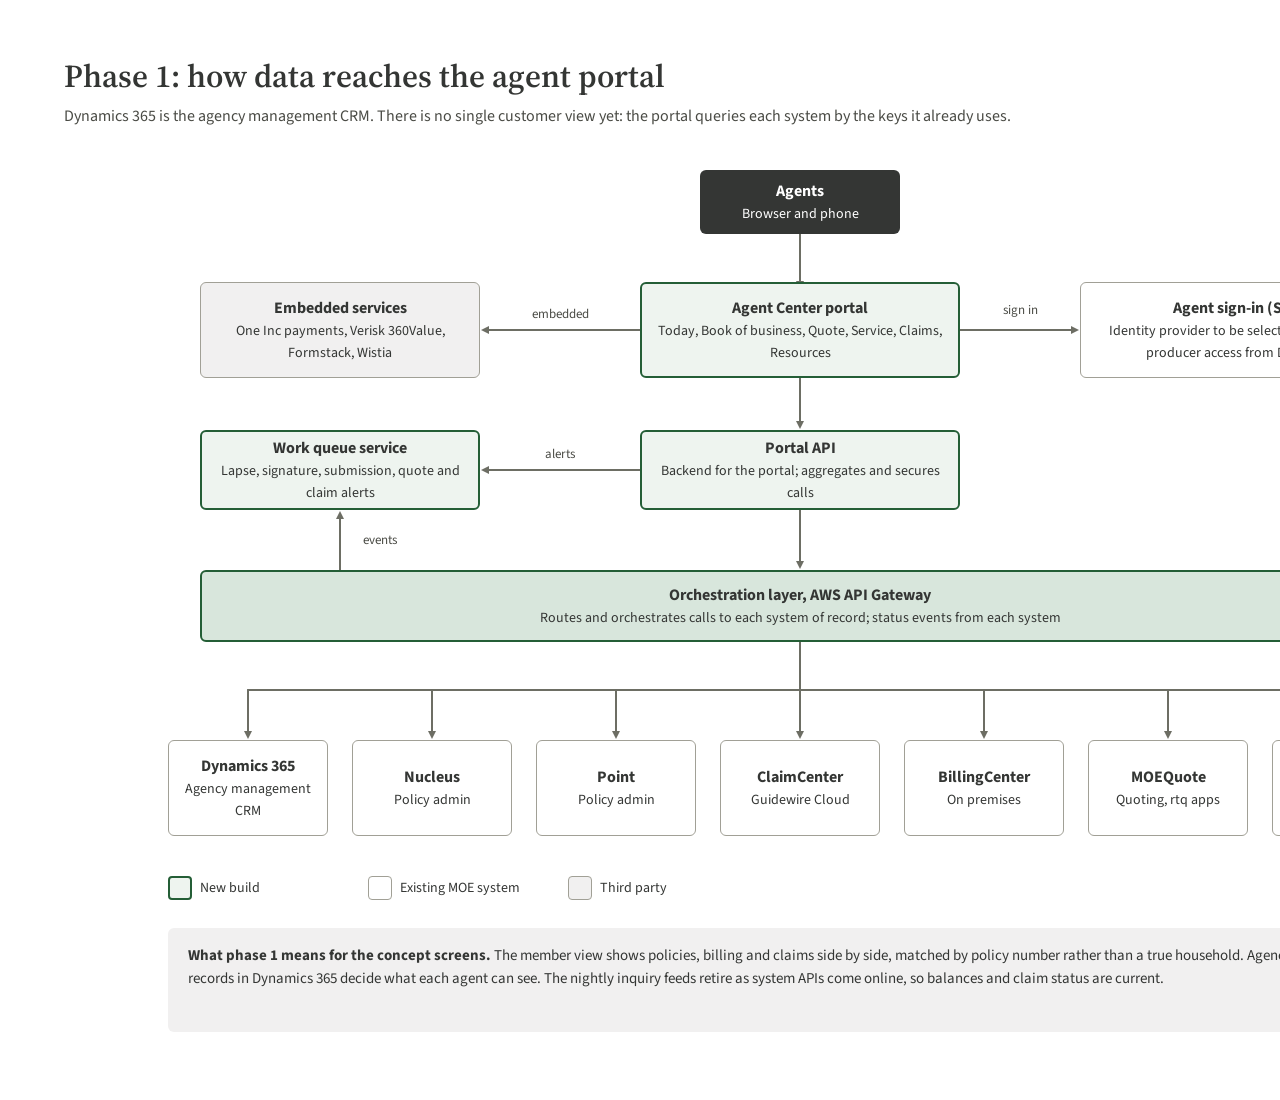
<file: phase-1.html>
<!doctype html>
<html lang="en">
<head>
<meta charset="utf-8">
<meta name="viewport" content="width=device-width, initial-scale=1">
<title>Architecture Phase 1</title>
<link rel="stylesheet" href="https://fonts.googleapis.com/css2?family=Source+Sans+3:wght@400;600;700&amp;family=Source+Serif+4:opsz,wght@8..60,600&amp;display=swap">
<style>
body{margin:0}
a{color:#245e36}a:hover{color:#173d22}
</style>
</head>
<body>
<div style="position: relative; width: 1600px; height: 1100px; background: #ffffff; font-family: 'Source Sans 3', 'Segoe UI', Arial, sans-serif; color: #343634">
<svg role="img" aria-label="From Agents to Agent Center portal" width="8" height="55" viewBox="0 0 8 55" preserveAspectRatio="none" style="position: absolute; left: 796px; top: 234px; width: 8px; height: 55px; overflow: visible; fill: none; stroke: #6d6e64; stroke-width: 2; stroke-linecap: round; stroke-linejoin: round"><defs><marker id="dc-arrow-head-filled-1" orient="auto" markerWidth="5" markerHeight="5" refX="2" refY="2" overflow="visible"><path d="M0 0 L4 2 L0 4 Z" fill="#6d6e64" stroke="none" style="stroke: none; fill: #6d6e64; fill: context-stroke"/></marker></defs><path d="M 4 0 L 4 51" marker-end="url(#dc-arrow-head-filled-1)"></path></svg><svg role="img" aria-label="From Agent Center portal to agent sign-in" width="119" height="8" viewBox="0 0 119 8" preserveAspectRatio="none" style="position: absolute; left: 960px; top: 326px; width: 119px; height: 8px; overflow: visible; fill: none; stroke: #6d6e64; stroke-width: 2; stroke-linecap: round; stroke-linejoin: round"><defs><marker id="dc-arrow-head-filled-2" orient="auto" markerWidth="5" markerHeight="5" refX="2" refY="2" overflow="visible"><path d="M0 0 L4 2 L0 4 Z" fill="#6d6e64" stroke="none" style="stroke: none; fill: #6d6e64; fill: context-stroke"/></marker></defs><path d="M 0 4 L 115 4" marker-end="url(#dc-arrow-head-filled-2)"></path></svg><svg role="img" aria-label="From Agent Center portal to embedded third-party services" width="159" height="8" viewBox="0 0 159 8" preserveAspectRatio="none" style="position: absolute; left: 481px; top: 326px; width: 159px; height: 8px; overflow: visible; fill: none; stroke: #6d6e64; stroke-width: 2; stroke-linecap: round; stroke-linejoin: round"><defs><marker id="dc-arrow-head-filled-3" orient="auto" markerWidth="5" markerHeight="5" refX="2" refY="2" overflow="visible"><path d="M0 0 L4 2 L0 4 Z" fill="#6d6e64" stroke="none" style="stroke: none; fill: #6d6e64; fill: context-stroke"/></marker></defs><path d="M 159 4 L 4 4" marker-end="url(#dc-arrow-head-filled-3)"></path></svg><svg role="img" aria-label="From Agent Center portal to Portal API" width="8" height="51" viewBox="0 0 8 51" preserveAspectRatio="none" style="position: absolute; left: 796px; top: 378px; width: 8px; height: 51px; overflow: visible; fill: none; stroke: #6d6e64; stroke-width: 2; stroke-linecap: round; stroke-linejoin: round"><defs><marker id="dc-arrow-head-filled-4" orient="auto" markerWidth="5" markerHeight="5" refX="2" refY="2" overflow="visible"><path d="M0 0 L4 2 L0 4 Z" fill="#6d6e64" stroke="none" style="stroke: none; fill: #6d6e64; fill: context-stroke"/></marker></defs><path d="M 4 0 L 4 47" marker-end="url(#dc-arrow-head-filled-4)"></path></svg><svg role="img" aria-label="From Portal API to Work queue service" width="159" height="8" viewBox="0 0 159 8" preserveAspectRatio="none" style="position: absolute; left: 481px; top: 466px; width: 159px; height: 8px; overflow: visible; fill: none; stroke: #6d6e64; stroke-width: 2; stroke-linecap: round; stroke-linejoin: round"><defs><marker id="dc-arrow-head-filled-5" orient="auto" markerWidth="5" markerHeight="5" refX="2" refY="2" overflow="visible"><path d="M0 0 L4 2 L0 4 Z" fill="#6d6e64" stroke="none" style="stroke: none; fill: #6d6e64; fill: context-stroke"/></marker></defs><path d="M 159 4 L 4 4" marker-end="url(#dc-arrow-head-filled-5)"></path></svg><svg role="img" aria-label="From Portal API to the orchestration layer" width="8" height="59" viewBox="0 0 8 59" preserveAspectRatio="none" style="position: absolute; left: 796px; top: 510px; width: 8px; height: 59px; overflow: visible; fill: none; stroke: #6d6e64; stroke-width: 2; stroke-linecap: round; stroke-linejoin: round"><defs><marker id="dc-arrow-head-filled-6" orient="auto" markerWidth="5" markerHeight="5" refX="2" refY="2" overflow="visible"><path d="M0 0 L4 2 L0 4 Z" fill="#6d6e64" stroke="none" style="stroke: none; fill: #6d6e64; fill: context-stroke"/></marker></defs><path d="M 4 0 L 4 55" marker-end="url(#dc-arrow-head-filled-6)"></path></svg><svg role="img" aria-label="From the orchestration layer to Work queue service, status events" width="8" height="59" viewBox="0 0 8 59" preserveAspectRatio="none" style="position: absolute; left: 336px; top: 511px; width: 8px; height: 59px; overflow: visible; fill: none; stroke: #6d6e64; stroke-width: 2; stroke-linecap: round; stroke-linejoin: round"><defs><marker id="dc-arrow-head-filled-7" orient="auto" markerWidth="5" markerHeight="5" refX="2" refY="2" overflow="visible"><path d="M0 0 L4 2 L0 4 Z" fill="#6d6e64" stroke="none" style="stroke: none; fill: #6d6e64; fill: context-stroke"/></marker></defs><path d="M 4 59 L 4 4" marker-end="url(#dc-arrow-head-filled-7)"></path></svg><svg aria-hidden="true" width="8" height="48" viewBox="0 0 8 48" preserveAspectRatio="none" style="position: absolute; left: 796px; top: 642px; width: 8px; height: 48px; overflow: visible; fill: none; stroke: #6d6e64; stroke-width: 2; stroke-linecap: round; stroke-linejoin: round"><path d="M 4 0 L 4 48"></path></svg><svg aria-hidden="true" width="1104" height="8" viewBox="0 0 1104 8" preserveAspectRatio="none" style="position: absolute; left: 248px; top: 686px; width: 1104px; height: 8px; overflow: visible; fill: none; stroke: #6d6e64; stroke-width: 2; stroke-linecap: round; stroke-linejoin: round"><path d="M 0 4 L 1104 4"></path></svg><svg role="img" aria-label="From the orchestration layer to Dynamics 365" width="8" height="49" viewBox="0 0 8 49" preserveAspectRatio="none" style="position: absolute; left: 244px; top: 690px; width: 8px; height: 49px; overflow: visible; fill: none; stroke: #6d6e64; stroke-width: 2; stroke-linecap: round; stroke-linejoin: round"><defs><marker id="dc-arrow-head-filled-10" orient="auto" markerWidth="5" markerHeight="5" refX="2" refY="2" overflow="visible"><path d="M0 0 L4 2 L0 4 Z" fill="#6d6e64" stroke="none" style="stroke: none; fill: #6d6e64; fill: context-stroke"/></marker></defs><path d="M 4 0 L 4 45" marker-end="url(#dc-arrow-head-filled-10)"></path></svg><svg role="img" aria-label="From the orchestration layer to Nucleus" width="8" height="49" viewBox="0 0 8 49" preserveAspectRatio="none" style="position: absolute; left: 428px; top: 690px; width: 8px; height: 49px; overflow: visible; fill: none; stroke: #6d6e64; stroke-width: 2; stroke-linecap: round; stroke-linejoin: round"><defs><marker id="dc-arrow-head-filled-11" orient="auto" markerWidth="5" markerHeight="5" refX="2" refY="2" overflow="visible"><path d="M0 0 L4 2 L0 4 Z" fill="#6d6e64" stroke="none" style="stroke: none; fill: #6d6e64; fill: context-stroke"/></marker></defs><path d="M 4 0 L 4 45" marker-end="url(#dc-arrow-head-filled-11)"></path></svg><svg role="img" aria-label="From the orchestration layer to Point" width="8" height="49" viewBox="0 0 8 49" preserveAspectRatio="none" style="position: absolute; left: 612px; top: 690px; width: 8px; height: 49px; overflow: visible; fill: none; stroke: #6d6e64; stroke-width: 2; stroke-linecap: round; stroke-linejoin: round"><defs><marker id="dc-arrow-head-filled-12" orient="auto" markerWidth="5" markerHeight="5" refX="2" refY="2" overflow="visible"><path d="M0 0 L4 2 L0 4 Z" fill="#6d6e64" stroke="none" style="stroke: none; fill: #6d6e64; fill: context-stroke"/></marker></defs><path d="M 4 0 L 4 45" marker-end="url(#dc-arrow-head-filled-12)"></path></svg><svg role="img" aria-label="From the orchestration layer to ClaimCenter" width="8" height="49" viewBox="0 0 8 49" preserveAspectRatio="none" style="position: absolute; left: 796px; top: 690px; width: 8px; height: 49px; overflow: visible; fill: none; stroke: #6d6e64; stroke-width: 2; stroke-linecap: round; stroke-linejoin: round"><defs><marker id="dc-arrow-head-filled-13" orient="auto" markerWidth="5" markerHeight="5" refX="2" refY="2" overflow="visible"><path d="M0 0 L4 2 L0 4 Z" fill="#6d6e64" stroke="none" style="stroke: none; fill: #6d6e64; fill: context-stroke"/></marker></defs><path d="M 4 0 L 4 45" marker-end="url(#dc-arrow-head-filled-13)"></path></svg><svg role="img" aria-label="From the orchestration layer to BillingCenter" width="8" height="49" viewBox="0 0 8 49" preserveAspectRatio="none" style="position: absolute; left: 980px; top: 690px; width: 8px; height: 49px; overflow: visible; fill: none; stroke: #6d6e64; stroke-width: 2; stroke-linecap: round; stroke-linejoin: round"><defs><marker id="dc-arrow-head-filled-14" orient="auto" markerWidth="5" markerHeight="5" refX="2" refY="2" overflow="visible"><path d="M0 0 L4 2 L0 4 Z" fill="#6d6e64" stroke="none" style="stroke: none; fill: #6d6e64; fill: context-stroke"/></marker></defs><path d="M 4 0 L 4 45" marker-end="url(#dc-arrow-head-filled-14)"></path></svg><svg role="img" aria-label="From the orchestration layer to MOEQuote" width="8" height="49" viewBox="0 0 8 49" preserveAspectRatio="none" style="position: absolute; left: 1164px; top: 690px; width: 8px; height: 49px; overflow: visible; fill: none; stroke: #6d6e64; stroke-width: 2; stroke-linecap: round; stroke-linejoin: round"><defs><marker id="dc-arrow-head-filled-15" orient="auto" markerWidth="5" markerHeight="5" refX="2" refY="2" overflow="visible"><path d="M0 0 L4 2 L0 4 Z" fill="#6d6e64" stroke="none" style="stroke: none; fill: #6d6e64; fill: context-stroke"/></marker></defs><path d="M 4 0 L 4 45" marker-end="url(#dc-arrow-head-filled-15)"></path></svg><svg role="img" aria-label="From the orchestration layer to OnBase" width="8" height="49" viewBox="0 0 8 49" preserveAspectRatio="none" style="position: absolute; left: 1348px; top: 690px; width: 8px; height: 49px; overflow: visible; fill: none; stroke: #6d6e64; stroke-width: 2; stroke-linecap: round; stroke-linejoin: round"><defs><marker id="dc-arrow-head-filled-16" orient="auto" markerWidth="5" markerHeight="5" refX="2" refY="2" overflow="visible"><path d="M0 0 L4 2 L0 4 Z" fill="#6d6e64" stroke="none" style="stroke: none; fill: #6d6e64; fill: context-stroke"/></marker></defs><path d="M 4 0 L 4 45" marker-end="url(#dc-arrow-head-filled-16)"></path></svg><div style="position: absolute; left: 64px; top: 56px; width: 1100px; font-family: 'Source Serif 4', Georgia, serif; font-size: 32px; line-height: 40px; font-weight: 600">Phase 1: how data reaches the agent portal</div><div style="position: absolute; left: 64px; top: 104px; width: 1300px; font-size: 16px; line-height: 24px; color: #4a4b45">Dynamics 365 is the agency management CRM. There is no single customer view yet: the portal queries each system by the keys it already uses.</div><div style="position: absolute; left: 700px; top: 170px; width: 200px; height: 64px; box-sizing: border-box; padding: 10px; display: flex; align-items: center; justify-content: center; text-align: center; font-size: 16px; line-height: 22px; border-radius: 6px; background: #343634; color: #ffffff; border: 0"><span><b>Agents</b><br><span style="font-size: 14px; line-height: 20px">Browser and phone</span></span></div><div style="position: absolute; left: 640px; top: 282px; width: 320px; height: 96px; box-sizing: border-box; padding: 10px; display: flex; align-items: center; justify-content: center; text-align: center; font-size: 16px; line-height: 22px; border-radius: 6px; background: #eef4ef; border: 2px solid #245e36"><span><b>Agent Center portal</b><br><span style="font-size: 14px; line-height: 20px">Today, Book of business, Quote, Service, Claims, Resources</span></span></div><div style="position: absolute; left: 1080px; top: 282px; width: 320px; height: 96px; box-sizing: border-box; padding: 10px; display: flex; align-items: center; justify-content: center; text-align: center; font-size: 16px; line-height: 22px; border-radius: 6px; background: #ffffff; border: 1px solid #a1a096"><span><b>Agent sign-in (SSO)</b><br><span style="font-size: 14px; line-height: 20px">Identity provider to be selected; agency and producer access from Dynamics</span></span></div><div style="position: absolute; left: 200px; top: 282px; width: 280px; height: 96px; box-sizing: border-box; padding: 10px; display: flex; align-items: center; justify-content: center; text-align: center; font-size: 16px; line-height: 22px; border-radius: 6px; background: #f1f0f0; border: 1px solid #a1a096"><span><b>Embedded services</b><br><span style="font-size: 14px; line-height: 20px">One Inc payments, Verisk 360Value, Formstack, Wistia</span></span></div><div style="position: absolute; left: 640px; top: 430px; width: 320px; height: 80px; box-sizing: border-box; padding: 10px; display: flex; align-items: center; justify-content: center; text-align: center; font-size: 16px; line-height: 22px; border-radius: 6px; background: #eef4ef; border: 2px solid #245e36"><span><b>Portal API</b><br><span style="font-size: 14px; line-height: 20px">Backend for the portal; aggregates and secures calls</span></span></div><div style="position: absolute; left: 200px; top: 430px; width: 280px; height: 80px; box-sizing: border-box; padding: 10px; display: flex; align-items: center; justify-content: center; text-align: center; font-size: 16px; line-height: 22px; border-radius: 6px; background: #eef4ef; border: 2px solid #245e36"><span><b>Work queue service</b><br><span style="font-size: 14px; line-height: 20px">Lapse, signature, submission, quote and claim alerts</span></span></div><div style="position: absolute; left: 200px; top: 570px; width: 1200px; height: 72px; box-sizing: border-box; padding: 10px; display: flex; align-items: center; justify-content: center; text-align: center; font-size: 16px; line-height: 22px; border-radius: 6px; background: #d8e6dc; border: 2px solid #245e36"><span><b>Orchestration layer, AWS API Gateway</b><br><span style="font-size: 14px; line-height: 20px">Routes and orchestrates calls to each system of record; status events from each system</span></span></div><div style="position: absolute; left: 168px; top: 740px; width: 160px; height: 96px; box-sizing: border-box; padding: 10px; display: flex; align-items: center; justify-content: center; text-align: center; font-size: 16px; line-height: 22px; border-radius: 6px; background: #ffffff; border: 1px solid #a1a096"><span><b>Dynamics 365</b><br><span style="font-size: 14px; line-height: 20px">Agency management CRM</span></span></div><div style="position: absolute; left: 352px; top: 740px; width: 160px; height: 96px; box-sizing: border-box; padding: 10px; display: flex; align-items: center; justify-content: center; text-align: center; font-size: 16px; line-height: 22px; border-radius: 6px; background: #ffffff; border: 1px solid #a1a096"><span><b>Nucleus</b><br><span style="font-size: 14px; line-height: 20px">Policy admin</span></span></div><div style="position: absolute; left: 536px; top: 740px; width: 160px; height: 96px; box-sizing: border-box; padding: 10px; display: flex; align-items: center; justify-content: center; text-align: center; font-size: 16px; line-height: 22px; border-radius: 6px; background: #ffffff; border: 1px solid #a1a096"><span><b>Point</b><br><span style="font-size: 14px; line-height: 20px">Policy admin</span></span></div><div style="position: absolute; left: 720px; top: 740px; width: 160px; height: 96px; box-sizing: border-box; padding: 10px; display: flex; align-items: center; justify-content: center; text-align: center; font-size: 16px; line-height: 22px; border-radius: 6px; background: #ffffff; border: 1px solid #a1a096"><span><b>ClaimCenter</b><br><span style="font-size: 14px; line-height: 20px">Guidewire Cloud</span></span></div><div style="position: absolute; left: 904px; top: 740px; width: 160px; height: 96px; box-sizing: border-box; padding: 10px; display: flex; align-items: center; justify-content: center; text-align: center; font-size: 16px; line-height: 22px; border-radius: 6px; background: #ffffff; border: 1px solid #a1a096"><span><b>BillingCenter</b><br><span style="font-size: 14px; line-height: 20px">On premises</span></span></div><div style="position: absolute; left: 1088px; top: 740px; width: 160px; height: 96px; box-sizing: border-box; padding: 10px; display: flex; align-items: center; justify-content: center; text-align: center; font-size: 16px; line-height: 22px; border-radius: 6px; background: #ffffff; border: 1px solid #a1a096"><span><b>MOEQuote</b><br><span style="font-size: 14px; line-height: 20px">Quoting, rtq apps</span></span></div><div style="position: absolute; left: 1272px; top: 740px; width: 160px; height: 96px; box-sizing: border-box; padding: 10px; display: flex; align-items: center; justify-content: center; text-align: center; font-size: 16px; line-height: 22px; border-radius: 6px; background: #ffffff; border: 1px solid #a1a096"><span><b>OnBase</b><br><span style="font-size: 14px; line-height: 20px">Documents, submissions</span></span></div><div style="position: absolute; left: 984px; top: 302px; width: 72px; text-align: center; font-size: 13px; line-height: 16px; color: #4a4b45">sign in</div><div style="position: absolute; left: 512px; top: 306px; width: 96px; text-align: center; font-size: 13px; line-height: 16px; color: #4a4b45">embedded</div><div style="position: absolute; left: 528px; top: 446px; width: 64px; text-align: center; font-size: 13px; line-height: 16px; color: #4a4b45">alerts</div><div style="position: absolute; left: 352px; top: 532px; width: 56px; text-align: center; font-size: 13px; line-height: 16px; color: #4a4b45">events</div><div style="position: absolute; left: 168px; top: 876px; width: 24px; height: 24px; box-sizing: border-box; border-radius: 4px; background: #eef4ef; border: 2px solid #245e36"></div><div style="position: absolute; left: 200px; top: 878px; font-size: 14px; line-height: 20px">New build</div><div style="position: absolute; left: 368px; top: 876px; width: 24px; height: 24px; box-sizing: border-box; border-radius: 4px; background: #ffffff; border: 1px solid #a1a096"></div><div style="position: absolute; left: 400px; top: 878px; font-size: 14px; line-height: 20px">Existing MOE system</div><div style="position: absolute; left: 568px; top: 876px; width: 24px; height: 24px; box-sizing: border-box; border-radius: 4px; background: #f1f0f0; border: 1px solid #a1a096"></div><div style="position: absolute; left: 600px; top: 878px; font-size: 14px; line-height: 20px">Third party</div><div style="position: absolute; left: 168px; top: 928px; width: 1264px; height: 104px; box-sizing: border-box; padding: 16px 20px; font-size: 15px; line-height: 23px; background: #f1f0f0; border-radius: 6px"><b>What phase 1 means for the concept screens.</b> The member view shows policies, billing and claims side by side, matched by policy number rather than a true household. Agency and producer records in Dynamics 365 decide what each agent can see. The nightly inquiry feeds retire as system APIs come online, so balances and claim status are current.</div>
</div>
</body>
</html>
</file>
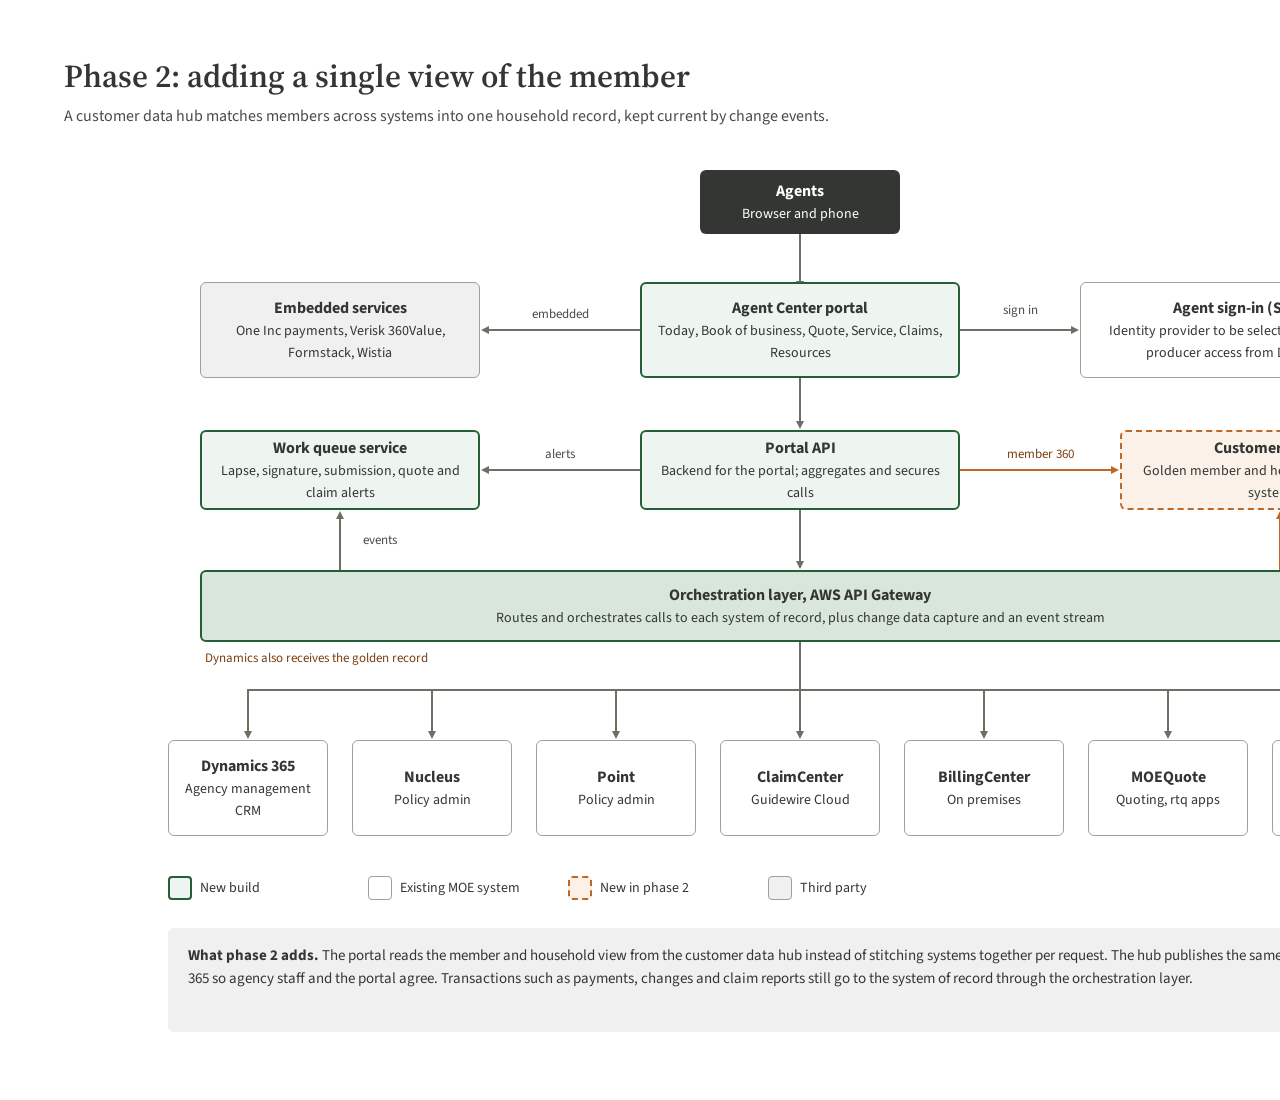
<file: phase-2.html>
<!doctype html>
<html lang="en">
<head>
<meta charset="utf-8">
<meta name="viewport" content="width=device-width, initial-scale=1">
<title>Architecture Phase 2</title>
<link rel="stylesheet" href="https://fonts.googleapis.com/css2?family=Source+Sans+3:wght@400;600;700&amp;family=Source+Serif+4:opsz,wght@8..60,600&amp;display=swap">
<style>
body{margin:0}
a{color:#245e36}a:hover{color:#173d22}
</style>
</head>
<body>
<div style="position: relative; width: 1600px; height: 1100px; background: #ffffff; font-family: 'Source Sans 3', 'Segoe UI', Arial, sans-serif; color: #343634">
<svg role="img" aria-label="From Agents to Agent Center portal" width="8" height="55" viewBox="0 0 8 55" preserveAspectRatio="none" style="position: absolute; left: 796px; top: 234px; width: 8px; height: 55px; overflow: visible; fill: none; stroke: #6d6e64; stroke-width: 2; stroke-linecap: round; stroke-linejoin: round"><defs><marker id="dc-arrow-head-filled-1" orient="auto" markerWidth="5" markerHeight="5" refX="2" refY="2" overflow="visible"><path d="M0 0 L4 2 L0 4 Z" fill="#6d6e64" stroke="none" style="stroke: none; fill: #6d6e64; fill: context-stroke"/></marker></defs><path d="M 4 0 L 4 51" marker-end="url(#dc-arrow-head-filled-1)"></path></svg><svg role="img" aria-label="From Agent Center portal to agent sign-in" width="119" height="8" viewBox="0 0 119 8" preserveAspectRatio="none" style="position: absolute; left: 960px; top: 326px; width: 119px; height: 8px; overflow: visible; fill: none; stroke: #6d6e64; stroke-width: 2; stroke-linecap: round; stroke-linejoin: round"><defs><marker id="dc-arrow-head-filled-2" orient="auto" markerWidth="5" markerHeight="5" refX="2" refY="2" overflow="visible"><path d="M0 0 L4 2 L0 4 Z" fill="#6d6e64" stroke="none" style="stroke: none; fill: #6d6e64; fill: context-stroke"/></marker></defs><path d="M 0 4 L 115 4" marker-end="url(#dc-arrow-head-filled-2)"></path></svg><svg role="img" aria-label="From Agent Center portal to embedded third-party services" width="159" height="8" viewBox="0 0 159 8" preserveAspectRatio="none" style="position: absolute; left: 481px; top: 326px; width: 159px; height: 8px; overflow: visible; fill: none; stroke: #6d6e64; stroke-width: 2; stroke-linecap: round; stroke-linejoin: round"><defs><marker id="dc-arrow-head-filled-3" orient="auto" markerWidth="5" markerHeight="5" refX="2" refY="2" overflow="visible"><path d="M0 0 L4 2 L0 4 Z" fill="#6d6e64" stroke="none" style="stroke: none; fill: #6d6e64; fill: context-stroke"/></marker></defs><path d="M 159 4 L 4 4" marker-end="url(#dc-arrow-head-filled-3)"></path></svg><svg role="img" aria-label="From Agent Center portal to Portal API" width="8" height="51" viewBox="0 0 8 51" preserveAspectRatio="none" style="position: absolute; left: 796px; top: 378px; width: 8px; height: 51px; overflow: visible; fill: none; stroke: #6d6e64; stroke-width: 2; stroke-linecap: round; stroke-linejoin: round"><defs><marker id="dc-arrow-head-filled-4" orient="auto" markerWidth="5" markerHeight="5" refX="2" refY="2" overflow="visible"><path d="M0 0 L4 2 L0 4 Z" fill="#6d6e64" stroke="none" style="stroke: none; fill: #6d6e64; fill: context-stroke"/></marker></defs><path d="M 4 0 L 4 47" marker-end="url(#dc-arrow-head-filled-4)"></path></svg><svg role="img" aria-label="From Portal API to Work queue service" width="159" height="8" viewBox="0 0 159 8" preserveAspectRatio="none" style="position: absolute; left: 481px; top: 466px; width: 159px; height: 8px; overflow: visible; fill: none; stroke: #6d6e64; stroke-width: 2; stroke-linecap: round; stroke-linejoin: round"><defs><marker id="dc-arrow-head-filled-5" orient="auto" markerWidth="5" markerHeight="5" refX="2" refY="2" overflow="visible"><path d="M0 0 L4 2 L0 4 Z" fill="#6d6e64" stroke="none" style="stroke: none; fill: #6d6e64; fill: context-stroke"/></marker></defs><path d="M 159 4 L 4 4" marker-end="url(#dc-arrow-head-filled-5)"></path></svg><svg role="img" aria-label="From Portal API to the orchestration layer" width="8" height="59" viewBox="0 0 8 59" preserveAspectRatio="none" style="position: absolute; left: 796px; top: 510px; width: 8px; height: 59px; overflow: visible; fill: none; stroke: #6d6e64; stroke-width: 2; stroke-linecap: round; stroke-linejoin: round"><defs><marker id="dc-arrow-head-filled-6" orient="auto" markerWidth="5" markerHeight="5" refX="2" refY="2" overflow="visible"><path d="M0 0 L4 2 L0 4 Z" fill="#6d6e64" stroke="none" style="stroke: none; fill: #6d6e64; fill: context-stroke"/></marker></defs><path d="M 4 0 L 4 55" marker-end="url(#dc-arrow-head-filled-6)"></path></svg><svg role="img" aria-label="From the orchestration layer to Work queue service, status events" width="8" height="59" viewBox="0 0 8 59" preserveAspectRatio="none" style="position: absolute; left: 336px; top: 511px; width: 8px; height: 59px; overflow: visible; fill: none; stroke: #6d6e64; stroke-width: 2; stroke-linecap: round; stroke-linejoin: round"><defs><marker id="dc-arrow-head-filled-7" orient="auto" markerWidth="5" markerHeight="5" refX="2" refY="2" overflow="visible"><path d="M0 0 L4 2 L0 4 Z" fill="#6d6e64" stroke="none" style="stroke: none; fill: #6d6e64; fill: context-stroke"/></marker></defs><path d="M 4 59 L 4 4" marker-end="url(#dc-arrow-head-filled-7)"></path></svg><svg role="img" aria-label="From Portal API to Customer data hub, member 360 reads" width="159" height="8" viewBox="0 0 159 8" preserveAspectRatio="none" style="position: absolute; left: 960px; top: 466px; width: 159px; height: 8px; overflow: visible; fill: none; stroke: #be6828; stroke-width: 2; stroke-linecap: round; stroke-linejoin: round"><defs><marker id="dc-arrow-head-filled-8" orient="auto" markerWidth="5" markerHeight="5" refX="2" refY="2" overflow="visible"><path d="M0 0 L4 2 L0 4 Z" fill="#be6828" stroke="none" style="stroke: none; fill: #be6828; fill: context-stroke"/></marker></defs><path d="M 0 4 L 155 4" marker-end="url(#dc-arrow-head-filled-8)"></path></svg><svg role="img" aria-label="From the orchestration layer to Customer data hub, change events" width="8" height="59" viewBox="0 0 8 59" preserveAspectRatio="none" style="position: absolute; left: 1276px; top: 511px; width: 8px; height: 59px; overflow: visible; fill: none; stroke: #be6828; stroke-width: 2; stroke-linecap: round; stroke-linejoin: round"><defs><marker id="dc-arrow-head-filled-9" orient="auto" markerWidth="5" markerHeight="5" refX="2" refY="2" overflow="visible"><path d="M0 0 L4 2 L0 4 Z" fill="#be6828" stroke="none" style="stroke: none; fill: #be6828; fill: context-stroke"/></marker></defs><path d="M 4 59 L 4 4" marker-end="url(#dc-arrow-head-filled-9)"></path></svg><svg aria-hidden="true" width="8" height="48" viewBox="0 0 8 48" preserveAspectRatio="none" style="position: absolute; left: 796px; top: 642px; width: 8px; height: 48px; overflow: visible; fill: none; stroke: #6d6e64; stroke-width: 2; stroke-linecap: round; stroke-linejoin: round"><path d="M 4 0 L 4 48"></path></svg><svg aria-hidden="true" width="1104" height="8" viewBox="0 0 1104 8" preserveAspectRatio="none" style="position: absolute; left: 248px; top: 686px; width: 1104px; height: 8px; overflow: visible; fill: none; stroke: #6d6e64; stroke-width: 2; stroke-linecap: round; stroke-linejoin: round"><path d="M 0 4 L 1104 4"></path></svg><svg role="img" aria-label="From the orchestration layer to Dynamics 365" width="8" height="49" viewBox="0 0 8 49" preserveAspectRatio="none" style="position: absolute; left: 244px; top: 690px; width: 8px; height: 49px; overflow: visible; fill: none; stroke: #6d6e64; stroke-width: 2; stroke-linecap: round; stroke-linejoin: round"><defs><marker id="dc-arrow-head-filled-12" orient="auto" markerWidth="5" markerHeight="5" refX="2" refY="2" overflow="visible"><path d="M0 0 L4 2 L0 4 Z" fill="#6d6e64" stroke="none" style="stroke: none; fill: #6d6e64; fill: context-stroke"/></marker></defs><path d="M 4 0 L 4 45" marker-end="url(#dc-arrow-head-filled-12)"></path></svg><svg role="img" aria-label="From the orchestration layer to Nucleus" width="8" height="49" viewBox="0 0 8 49" preserveAspectRatio="none" style="position: absolute; left: 428px; top: 690px; width: 8px; height: 49px; overflow: visible; fill: none; stroke: #6d6e64; stroke-width: 2; stroke-linecap: round; stroke-linejoin: round"><defs><marker id="dc-arrow-head-filled-13" orient="auto" markerWidth="5" markerHeight="5" refX="2" refY="2" overflow="visible"><path d="M0 0 L4 2 L0 4 Z" fill="#6d6e64" stroke="none" style="stroke: none; fill: #6d6e64; fill: context-stroke"/></marker></defs><path d="M 4 0 L 4 45" marker-end="url(#dc-arrow-head-filled-13)"></path></svg><svg role="img" aria-label="From the orchestration layer to Point" width="8" height="49" viewBox="0 0 8 49" preserveAspectRatio="none" style="position: absolute; left: 612px; top: 690px; width: 8px; height: 49px; overflow: visible; fill: none; stroke: #6d6e64; stroke-width: 2; stroke-linecap: round; stroke-linejoin: round"><defs><marker id="dc-arrow-head-filled-14" orient="auto" markerWidth="5" markerHeight="5" refX="2" refY="2" overflow="visible"><path d="M0 0 L4 2 L0 4 Z" fill="#6d6e64" stroke="none" style="stroke: none; fill: #6d6e64; fill: context-stroke"/></marker></defs><path d="M 4 0 L 4 45" marker-end="url(#dc-arrow-head-filled-14)"></path></svg><svg role="img" aria-label="From the orchestration layer to ClaimCenter" width="8" height="49" viewBox="0 0 8 49" preserveAspectRatio="none" style="position: absolute; left: 796px; top: 690px; width: 8px; height: 49px; overflow: visible; fill: none; stroke: #6d6e64; stroke-width: 2; stroke-linecap: round; stroke-linejoin: round"><defs><marker id="dc-arrow-head-filled-15" orient="auto" markerWidth="5" markerHeight="5" refX="2" refY="2" overflow="visible"><path d="M0 0 L4 2 L0 4 Z" fill="#6d6e64" stroke="none" style="stroke: none; fill: #6d6e64; fill: context-stroke"/></marker></defs><path d="M 4 0 L 4 45" marker-end="url(#dc-arrow-head-filled-15)"></path></svg><svg role="img" aria-label="From the orchestration layer to BillingCenter" width="8" height="49" viewBox="0 0 8 49" preserveAspectRatio="none" style="position: absolute; left: 980px; top: 690px; width: 8px; height: 49px; overflow: visible; fill: none; stroke: #6d6e64; stroke-width: 2; stroke-linecap: round; stroke-linejoin: round"><defs><marker id="dc-arrow-head-filled-16" orient="auto" markerWidth="5" markerHeight="5" refX="2" refY="2" overflow="visible"><path d="M0 0 L4 2 L0 4 Z" fill="#6d6e64" stroke="none" style="stroke: none; fill: #6d6e64; fill: context-stroke"/></marker></defs><path d="M 4 0 L 4 45" marker-end="url(#dc-arrow-head-filled-16)"></path></svg><svg role="img" aria-label="From the orchestration layer to MOEQuote" width="8" height="49" viewBox="0 0 8 49" preserveAspectRatio="none" style="position: absolute; left: 1164px; top: 690px; width: 8px; height: 49px; overflow: visible; fill: none; stroke: #6d6e64; stroke-width: 2; stroke-linecap: round; stroke-linejoin: round"><defs><marker id="dc-arrow-head-filled-17" orient="auto" markerWidth="5" markerHeight="5" refX="2" refY="2" overflow="visible"><path d="M0 0 L4 2 L0 4 Z" fill="#6d6e64" stroke="none" style="stroke: none; fill: #6d6e64; fill: context-stroke"/></marker></defs><path d="M 4 0 L 4 45" marker-end="url(#dc-arrow-head-filled-17)"></path></svg><svg role="img" aria-label="From the orchestration layer to OnBase" width="8" height="49" viewBox="0 0 8 49" preserveAspectRatio="none" style="position: absolute; left: 1348px; top: 690px; width: 8px; height: 49px; overflow: visible; fill: none; stroke: #6d6e64; stroke-width: 2; stroke-linecap: round; stroke-linejoin: round"><defs><marker id="dc-arrow-head-filled-18" orient="auto" markerWidth="5" markerHeight="5" refX="2" refY="2" overflow="visible"><path d="M0 0 L4 2 L0 4 Z" fill="#6d6e64" stroke="none" style="stroke: none; fill: #6d6e64; fill: context-stroke"/></marker></defs><path d="M 4 0 L 4 45" marker-end="url(#dc-arrow-head-filled-18)"></path></svg><div style="position: absolute; left: 64px; top: 56px; width: 1100px; font-family: 'Source Serif 4', Georgia, serif; font-size: 32px; line-height: 40px; font-weight: 600">Phase 2: adding a single view of the member</div><div style="position: absolute; left: 64px; top: 104px; width: 1300px; font-size: 16px; line-height: 24px; color: #4a4b45">A customer data hub matches members across systems into one household record, kept current by change events.</div><div style="position: absolute; left: 700px; top: 170px; width: 200px; height: 64px; box-sizing: border-box; padding: 10px; display: flex; align-items: center; justify-content: center; text-align: center; font-size: 16px; line-height: 22px; border-radius: 6px; background: #343634; color: #ffffff; border: 0"><span><b>Agents</b><br><span style="font-size: 14px; line-height: 20px">Browser and phone</span></span></div><div style="position: absolute; left: 640px; top: 282px; width: 320px; height: 96px; box-sizing: border-box; padding: 10px; display: flex; align-items: center; justify-content: center; text-align: center; font-size: 16px; line-height: 22px; border-radius: 6px; background: #eef4ef; border: 2px solid #245e36"><span><b>Agent Center portal</b><br><span style="font-size: 14px; line-height: 20px">Today, Book of business, Quote, Service, Claims, Resources</span></span></div><div style="position: absolute; left: 1080px; top: 282px; width: 320px; height: 96px; box-sizing: border-box; padding: 10px; display: flex; align-items: center; justify-content: center; text-align: center; font-size: 16px; line-height: 22px; border-radius: 6px; background: #ffffff; border: 1px solid #a1a096"><span><b>Agent sign-in (SSO)</b><br><span style="font-size: 14px; line-height: 20px">Identity provider to be selected; agency and producer access from Dynamics</span></span></div><div style="position: absolute; left: 200px; top: 282px; width: 280px; height: 96px; box-sizing: border-box; padding: 10px; display: flex; align-items: center; justify-content: center; text-align: center; font-size: 16px; line-height: 22px; border-radius: 6px; background: #f1f0f0; border: 1px solid #a1a096"><span><b>Embedded services</b><br><span style="font-size: 14px; line-height: 20px">One Inc payments, Verisk 360Value, Formstack, Wistia</span></span></div><div style="position: absolute; left: 640px; top: 430px; width: 320px; height: 80px; box-sizing: border-box; padding: 10px; display: flex; align-items: center; justify-content: center; text-align: center; font-size: 16px; line-height: 22px; border-radius: 6px; background: #eef4ef; border: 2px solid #245e36"><span><b>Portal API</b><br><span style="font-size: 14px; line-height: 20px">Backend for the portal; aggregates and secures calls</span></span></div><div style="position: absolute; left: 200px; top: 430px; width: 280px; height: 80px; box-sizing: border-box; padding: 10px; display: flex; align-items: center; justify-content: center; text-align: center; font-size: 16px; line-height: 22px; border-radius: 6px; background: #eef4ef; border: 2px solid #245e36"><span><b>Work queue service</b><br><span style="font-size: 14px; line-height: 20px">Lapse, signature, submission, quote and claim alerts</span></span></div><div style="position: absolute; left: 1120px; top: 430px; width: 320px; height: 80px; box-sizing: border-box; padding: 10px; display: flex; align-items: center; justify-content: center; text-align: center; font-size: 16px; line-height: 22px; border-radius: 6px; background: #fbf1e8; border: 2px dashed #be6828"><span><b>Customer data hub</b><br><span style="font-size: 14px; line-height: 20px">Golden member and household record, cross-system IDs</span></span></div><div style="position: absolute; left: 200px; top: 570px; width: 1200px; height: 72px; box-sizing: border-box; padding: 10px; display: flex; align-items: center; justify-content: center; text-align: center; font-size: 16px; line-height: 22px; border-radius: 6px; background: #d8e6dc; border: 2px solid #245e36"><span><b>Orchestration layer, AWS API Gateway</b><br><span style="font-size: 14px; line-height: 20px">Routes and orchestrates calls to each system of record, plus change data capture and an event stream</span></span></div><div style="position: absolute; left: 168px; top: 740px; width: 160px; height: 96px; box-sizing: border-box; padding: 10px; display: flex; align-items: center; justify-content: center; text-align: center; font-size: 16px; line-height: 22px; border-radius: 6px; background: #ffffff; border: 1px solid #a1a096"><span><b>Dynamics 365</b><br><span style="font-size: 14px; line-height: 20px">Agency management CRM</span></span></div><div style="position: absolute; left: 352px; top: 740px; width: 160px; height: 96px; box-sizing: border-box; padding: 10px; display: flex; align-items: center; justify-content: center; text-align: center; font-size: 16px; line-height: 22px; border-radius: 6px; background: #ffffff; border: 1px solid #a1a096"><span><b>Nucleus</b><br><span style="font-size: 14px; line-height: 20px">Policy admin</span></span></div><div style="position: absolute; left: 536px; top: 740px; width: 160px; height: 96px; box-sizing: border-box; padding: 10px; display: flex; align-items: center; justify-content: center; text-align: center; font-size: 16px; line-height: 22px; border-radius: 6px; background: #ffffff; border: 1px solid #a1a096"><span><b>Point</b><br><span style="font-size: 14px; line-height: 20px">Policy admin</span></span></div><div style="position: absolute; left: 720px; top: 740px; width: 160px; height: 96px; box-sizing: border-box; padding: 10px; display: flex; align-items: center; justify-content: center; text-align: center; font-size: 16px; line-height: 22px; border-radius: 6px; background: #ffffff; border: 1px solid #a1a096"><span><b>ClaimCenter</b><br><span style="font-size: 14px; line-height: 20px">Guidewire Cloud</span></span></div><div style="position: absolute; left: 904px; top: 740px; width: 160px; height: 96px; box-sizing: border-box; padding: 10px; display: flex; align-items: center; justify-content: center; text-align: center; font-size: 16px; line-height: 22px; border-radius: 6px; background: #ffffff; border: 1px solid #a1a096"><span><b>BillingCenter</b><br><span style="font-size: 14px; line-height: 20px">On premises</span></span></div><div style="position: absolute; left: 1088px; top: 740px; width: 160px; height: 96px; box-sizing: border-box; padding: 10px; display: flex; align-items: center; justify-content: center; text-align: center; font-size: 16px; line-height: 22px; border-radius: 6px; background: #ffffff; border: 1px solid #a1a096"><span><b>MOEQuote</b><br><span style="font-size: 14px; line-height: 20px">Quoting, rtq apps</span></span></div><div style="position: absolute; left: 1272px; top: 740px; width: 160px; height: 96px; box-sizing: border-box; padding: 10px; display: flex; align-items: center; justify-content: center; text-align: center; font-size: 16px; line-height: 22px; border-radius: 6px; background: #ffffff; border: 1px solid #a1a096"><span><b>OnBase</b><br><span style="font-size: 14px; line-height: 20px">Documents, submissions</span></span></div><div style="position: absolute; left: 984px; top: 302px; width: 72px; text-align: center; font-size: 13px; line-height: 16px; color: #4a4b45">sign in</div><div style="position: absolute; left: 512px; top: 306px; width: 96px; text-align: center; font-size: 13px; line-height: 16px; color: #4a4b45">embedded</div><div style="position: absolute; left: 528px; top: 446px; width: 64px; text-align: center; font-size: 13px; line-height: 16px; color: #4a4b45">alerts</div><div style="position: absolute; left: 352px; top: 532px; width: 56px; text-align: center; font-size: 13px; line-height: 16px; color: #4a4b45">events</div><div style="position: absolute; left: 984px; top: 446px; width: 112px; text-align: center; font-size: 13px; line-height: 16px; color: #7a3f12">member 360</div><div style="position: absolute; left: 1292px; top: 532px; width: 96px; text-align: center; font-size: 13px; line-height: 16px; color: #7a3f12">change events</div><div style="position: absolute; left: 176px; top: 650px; width: 280px; text-align: center; font-size: 13px; line-height: 16px; color: #7a3f12">Dynamics also receives the golden record</div><div style="position: absolute; left: 168px; top: 876px; width: 24px; height: 24px; box-sizing: border-box; border-radius: 4px; background: #eef4ef; border: 2px solid #245e36"></div><div style="position: absolute; left: 200px; top: 878px; font-size: 14px; line-height: 20px">New build</div><div style="position: absolute; left: 368px; top: 876px; width: 24px; height: 24px; box-sizing: border-box; border-radius: 4px; background: #ffffff; border: 1px solid #a1a096"></div><div style="position: absolute; left: 400px; top: 878px; font-size: 14px; line-height: 20px">Existing MOE system</div><div style="position: absolute; left: 568px; top: 876px; width: 24px; height: 24px; box-sizing: border-box; border-radius: 4px; background: #fbf1e8; border: 2px dashed #be6828"></div><div style="position: absolute; left: 600px; top: 878px; font-size: 14px; line-height: 20px">New in phase 2</div><div style="position: absolute; left: 768px; top: 876px; width: 24px; height: 24px; box-sizing: border-box; border-radius: 4px; background: #f1f0f0; border: 1px solid #a1a096"></div><div style="position: absolute; left: 800px; top: 878px; font-size: 14px; line-height: 20px">Third party</div><div style="position: absolute; left: 168px; top: 928px; width: 1264px; height: 104px; box-sizing: border-box; padding: 16px 20px; font-size: 15px; line-height: 23px; background: #f1f0f0; border-radius: 6px"><b>What phase 2 adds.</b> The portal reads the member and household view from the customer data hub instead of stitching systems together per request. The hub publishes the same record to Dynamics 365 so agency staff and the portal agree. Transactions such as payments, changes and claim reports still go to the system of record through the orchestration layer.</div>
</div>
</body>
</html>
</file>
